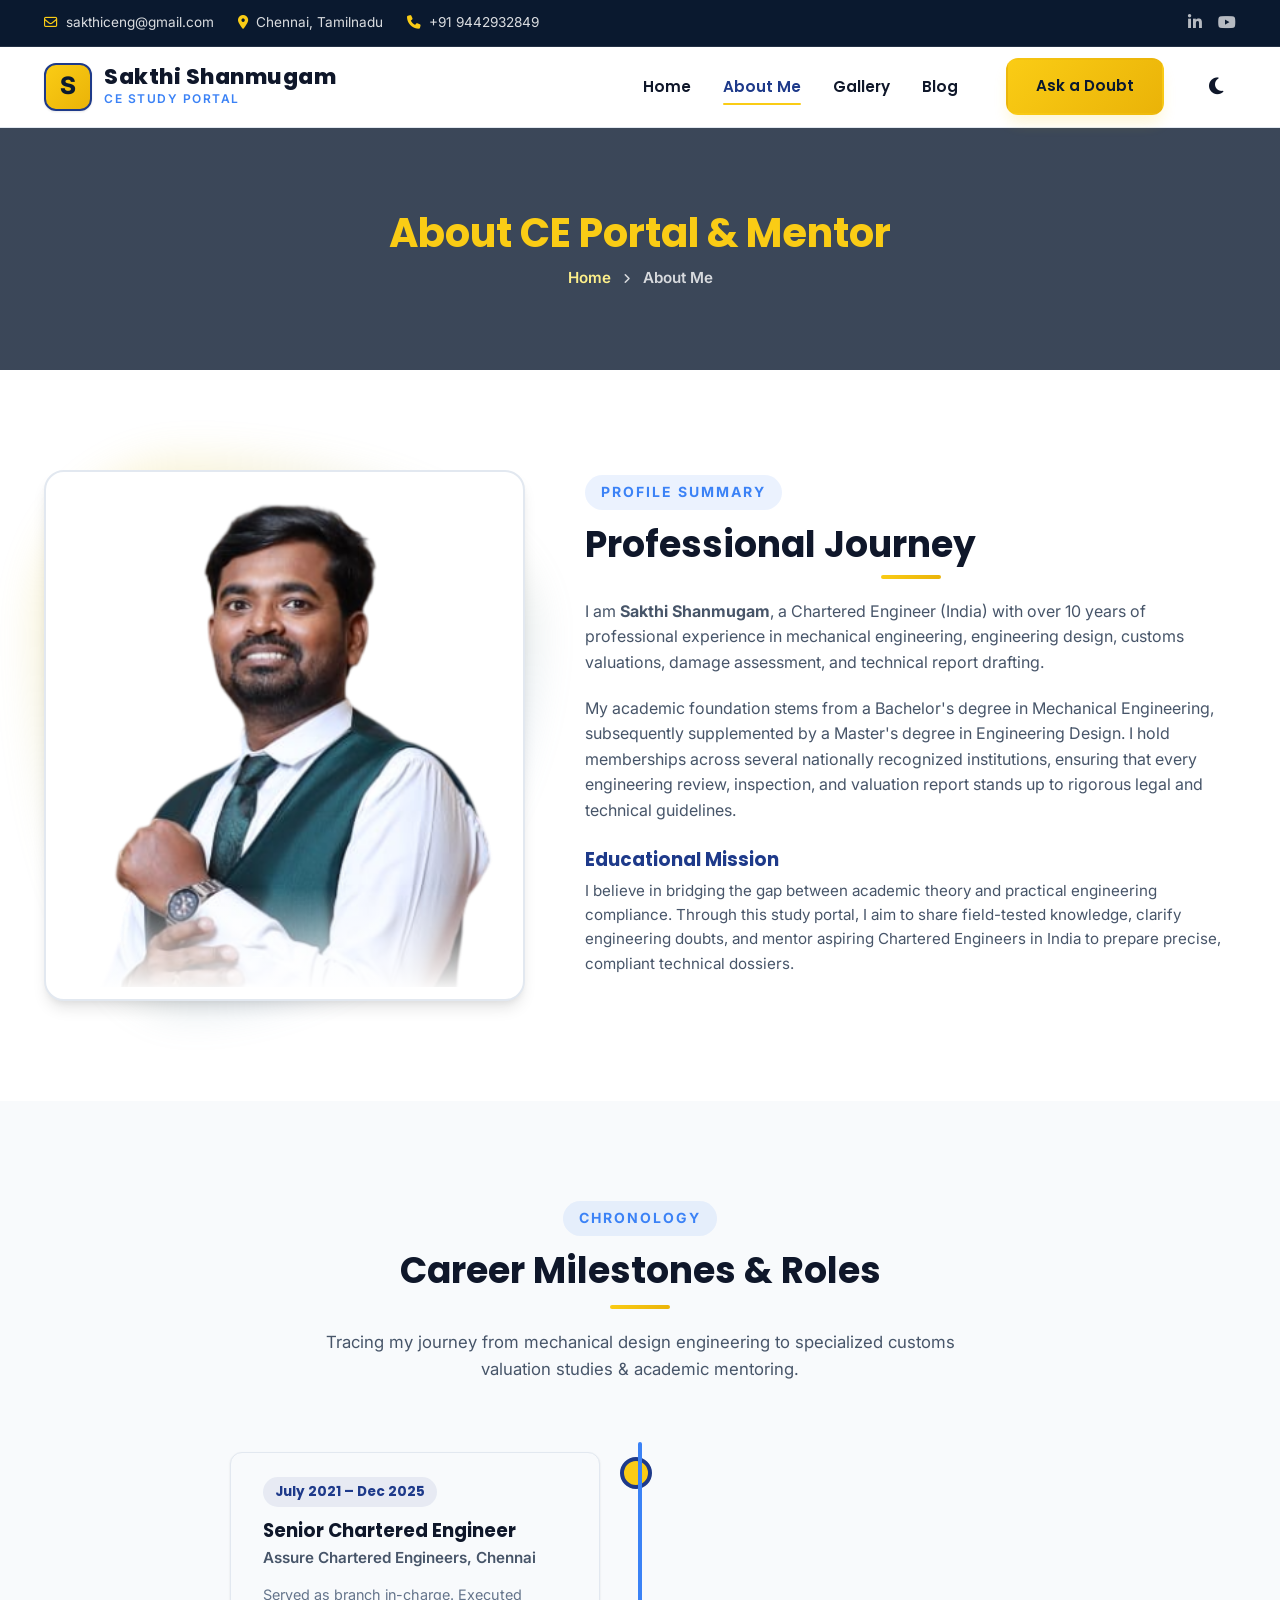
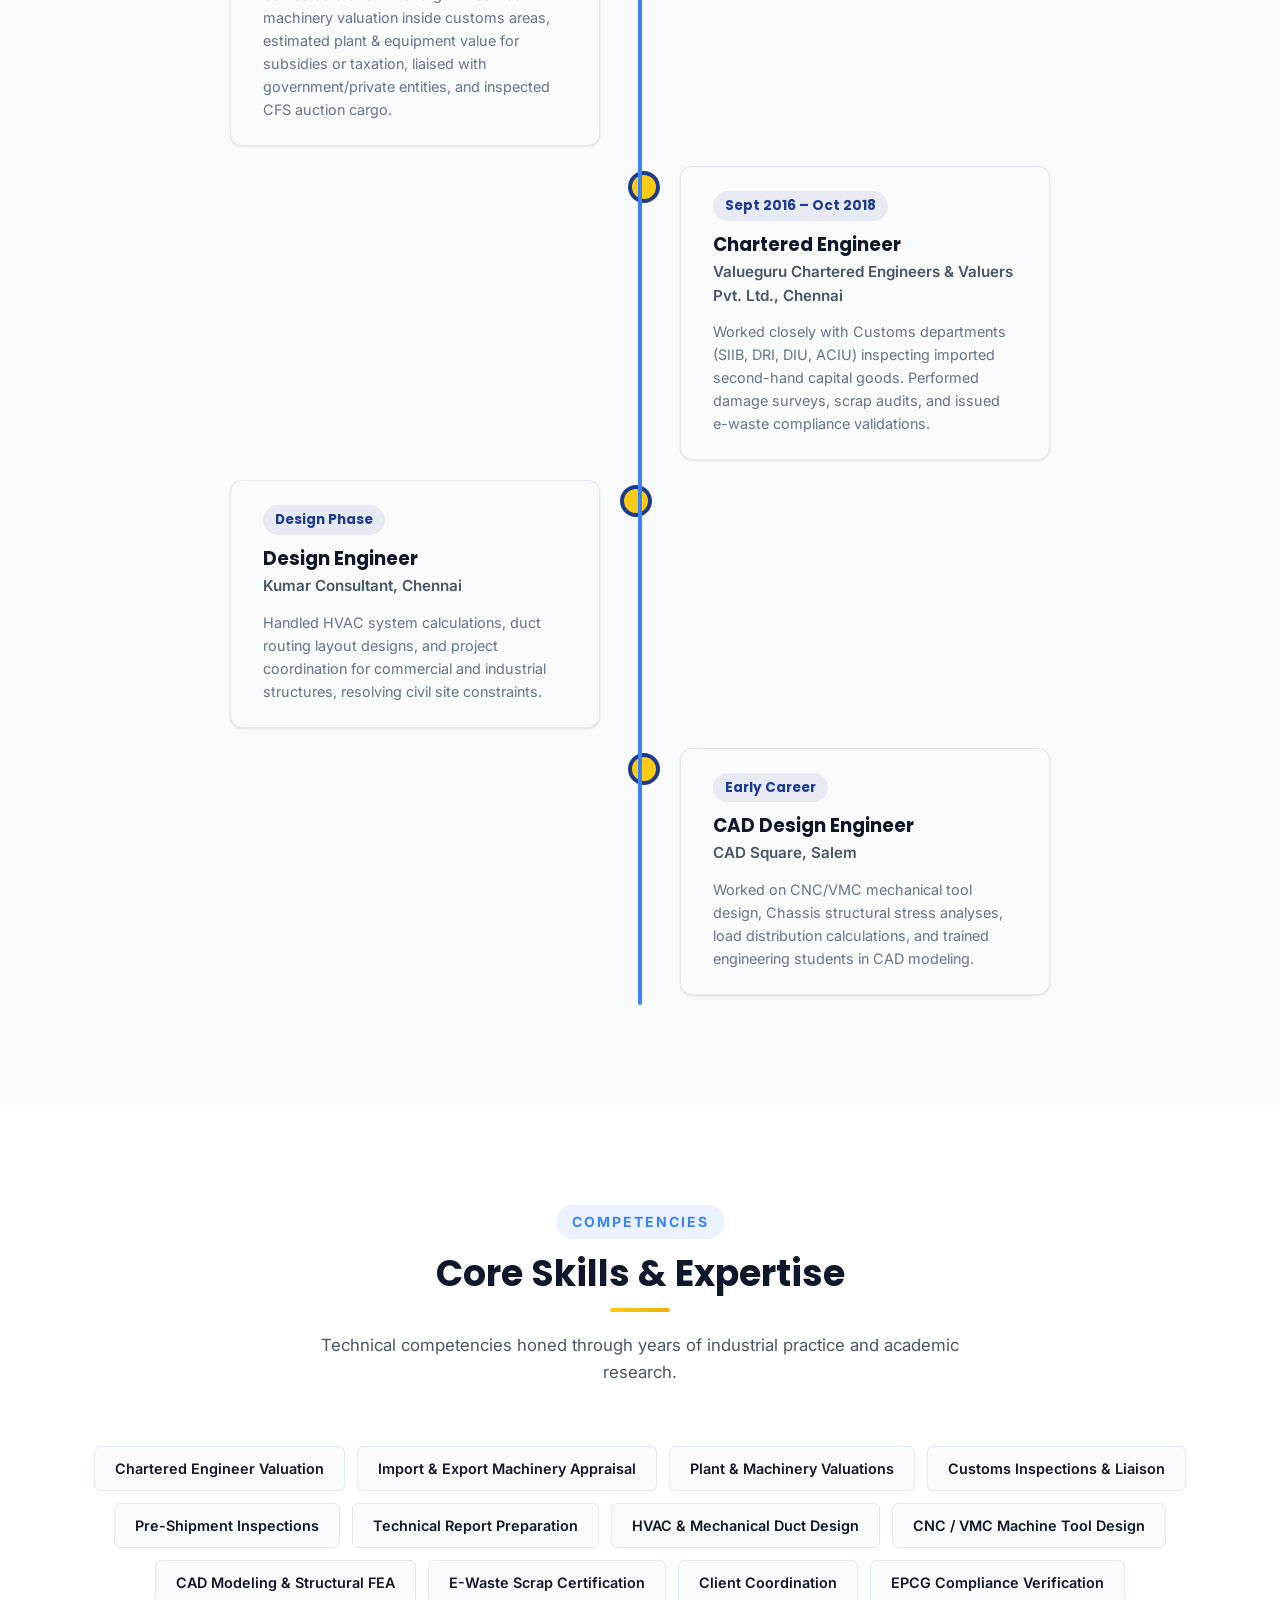
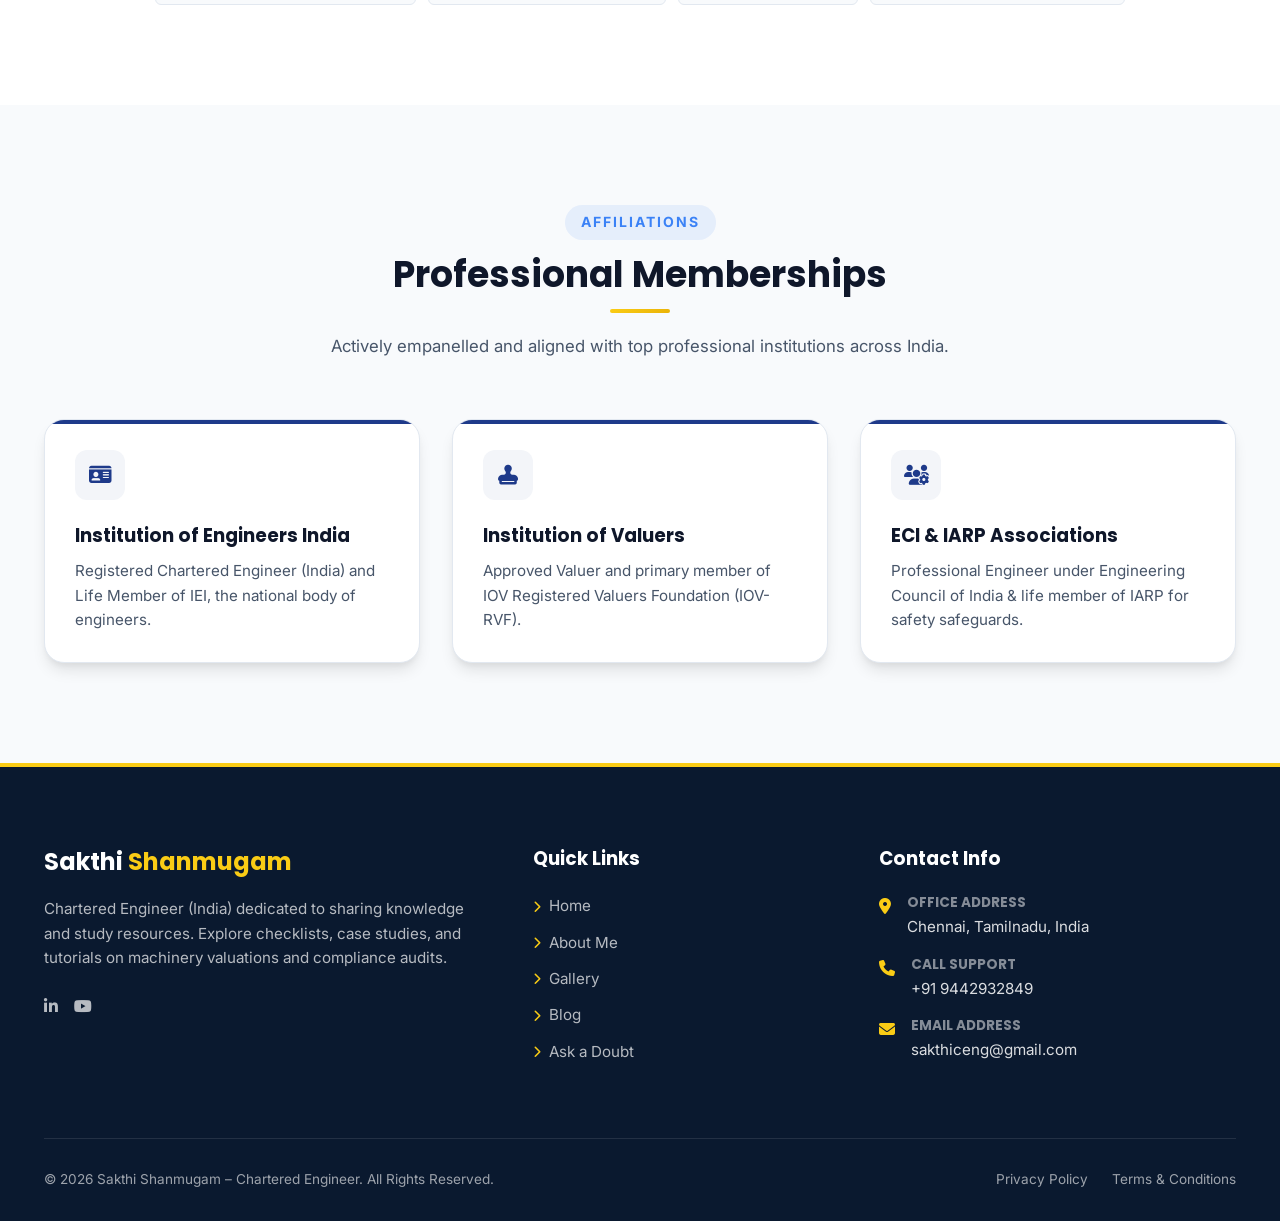
<file: about.html>
<!DOCTYPE html>
<html lang="en">
<head>
    <meta charset="UTF-8">
    <meta name="viewport" content="width=device-width, initial-scale=1.0">
    <title>About Me - Sakthi Shanmugam | Chartered Engineer in Chennai</title>
    
    <!-- SEO Meta Tags -->
    <meta name="description" content="Learn more about Sakthi Shanmugam, a certified Chartered Engineer (India) in Chennai with over 10 years of experience in Mechanical Engineering, HVAC Design, and Machinery Valuations.">
    <meta name="keywords" content="Sakthi Shanmugam, Chartered Engineer Chennai, Valueguru Engineers, Assure Chartered Engineers, Machinery Valuation Profile">
    
    <!-- Google Fonts -->
    <link rel="preconnect" href="https://fonts.googleapis.com">
    <link rel="preconnect" href="https://fonts.gstatic.com" crossorigin>
    <link href="https://fonts.googleapis.com/css2?family=Inter:wght@300;400;500;600;700&family=Poppins:wght@400;500;600;700;800&display=swap" rel="stylesheet">
    
    <!-- Preload Main Profile Image to improve page load speed -->
    <link rel="preload" as="image" href="about-profile.png">
    
    <!-- FontAwesome -->
    <link rel="stylesheet" href="https://cdnjs.cloudflare.com/ajax/libs/font-awesome/6.4.0/css/all.min.css">
    
    <!-- Custom CSS -->
    <link rel="stylesheet" href="styles.css">    
    <!-- Theme Initializer (Prevents theme flashing on load) -->
    <script>
        (function() {
            const storedTheme = localStorage.getItem('theme') || (window.matchMedia('(prefers-color-scheme: dark)').matches ? 'dark' : 'light');
            document.documentElement.setAttribute('data-theme', storedTheme);
        })();
    </script>
</head>
<body>

    <!-- Header Top Info Bar -->
    <header class="header-top">
        <div class="container">
            <div class="top-info">
                <div class="top-info-item">
                    <i class="fa-regular fa-envelope"></i>
                    <a href="mailto:sakthiceng@gmail.com">sakthiceng@gmail.com</a>
                </div>
                <div class="top-info-item">
                    <i class="fa-solid fa-location-dot"></i>
                    <span>Chennai, Tamilnadu</span>
                </div>
                <div class="top-info-item">
                    <i class="fa-solid fa-phone"></i>
                    <a href="tel:+919442932849">+91 9442932849</a>
                </div>
            </div>
            <div class="top-social">
                <a href="#" class="top-social-link" aria-label="LinkedIn"><i class="fa-brands fa-linkedin-in"></i></a>
                <a href="#" class="top-social-link" aria-label="YouTube"><i class="fa-brands fa-youtube"></i></a>
            </div>
        </div>
    </header>

    <!-- Main Navigation Bar -->
    <nav class="navbar" id="navbar">
        <div class="container">
            <a href="index.html" class="logo">
                <div class="logo-icon-box">S</div>
                <div class="logo-text-group">
                    <span class="logo-text">Sakthi Shanmugam</span>
                    <span class="logo-sub">CE Study Portal</span>
                </div>
            </a>
            
            <ul class="nav-menu">
                <li><a href="index.html" class="nav-link">Home</a></li>
                <li><a href="about.html" class="nav-link active">About Me</a></li>
                <li><a href="gallery.html" class="nav-link">Gallery</a></li>
                <li><a href="blog.html" class="nav-link">Blog</a></li>
                <li class="nav-cta"><a href="contact.html" class="btn btn-accent">Ask a Doubt</a></li>
                <li>
                    <button class="theme-toggle-btn" aria-label="Toggle Theme">
                        <i class="fa-solid fa-moon"></i>
                    </button>
                </li>
            </ul>
            
            <button class="mobile-toggle" aria-label="Toggle Menu">
                <i class="fa-solid fa-bars"></i>
            </button>
        </div>
    </nav>

    <!-- Drawer Backdrop for Mobile Drawer Menu -->
    <div class="drawer-backdrop"></div>

    <!-- Mobile Drawer Menu Navigation -->
    <div class="mobile-nav-drawer">
        <div class="drawer-header">
            <div class="logo">
                <div class="logo-icon-box">S</div>
                <span class="logo-text">Sakthi</span>
            </div>
            <div style="display: flex; gap: 12px; align-items: center;">
                <button class="theme-toggle-btn" aria-label="Toggle Theme">
                    <i class="fa-solid fa-moon"></i>
                </button>
                <button class="drawer-close"><i class="fa-solid fa-xmark"></i></button>
            </div>
        </div>
        <ul class="mobile-menu-links">
            <li><a href="index.html" class="mobile-nav-link">Home</a></li>
            <li><a href="about.html" class="mobile-nav-link active">About Me</a></li>
            <li><a href="gallery.html" class="mobile-nav-link">Gallery</a></li>
            <li><a href="blog.html" class="mobile-nav-link">Blog</a></li>
        </ul>
        <div class="drawer-cta">
            <a href="contact.html" class="btn btn-accent" style="width: 100%;">Ask a Doubt</a>
        </div>
    </div>

    <!-- Inner Page Header Banner -->
    <div class="breadcumb-area" style="background-image: linear-gradient(rgba(10, 25, 47, 0.8), rgba(10, 25, 47, 0.8)), url('https://balamurugan.in/new/wp-content/uploads/2026/04/Banner.png'); padding: 80px 0; background-size: cover; background-position: center; text-align: center; color: var(--color-bg-white);">
        <div class="container">
            <h2 style="font-size: 2.5rem; font-family: var(--font-heading); margin-bottom: 8px; color: var(--color-accent);">About CE Portal & Mentor</h2>
            <div class="breadcumb-inner" style="font-size: 0.95rem; font-weight: 600; color: rgba(255, 255, 255, 0.8);">
                <a href="index.html" style="color: var(--color-accent-light);">Home</a>
                <i class="fa-solid fa-angle-right" style="margin: 0 8px; font-size: 0.75rem;"></i>
                <span>About Me</span>
            </div>
        </div>
    </div>

    <!-- Detailed Intro Profile Section -->
    <section class="section">
        <div class="container">
            <div class="about-intro-grid">
                <div class="about-image-wrapper reveal">
                    <div class="about-image-bg-glow"></div>
                    <div class="about-intro-image-frame">
                    <img src="about-profile.png" alt="Sakthi Shanmugam profile picture" fetchpriority="high" decoding="sync">
                    </div>
                </div>
                <div class="about-intro-content reveal reveal-delay-2">
                    <span class="section-subtitle">Profile Summary</span>
                    <h2 class="section-title" style="text-align: left; margin-left: 0; padding-bottom: 12px;">Professional Journey</h2>
                    <p>I am <strong>Sakthi Shanmugam</strong>, a Chartered Engineer (India) with over 10 years of professional experience in mechanical engineering, engineering design, customs valuations, damage assessment, and technical report drafting.</p>
                    <p>My academic foundation stems from a Bachelor's degree in Mechanical Engineering, subsequently supplemented by a Master's degree in Engineering Design. I hold memberships across several nationally recognized institutions, ensuring that every engineering review, inspection, and valuation report stands up to rigorous legal and technical guidelines.</p>
                    
                    <div style="margin-top: 24px;">
                        <h4 style="font-size: 1.15rem; color: var(--color-primary); margin-bottom: 8px;">Educational Mission</h4>
                        <p style="font-size: 0.95rem; color: var(--color-text-muted);">I believe in bridging the gap between academic theory and practical engineering compliance. Through this study portal, I aim to share field-tested knowledge, clarify engineering doubts, and mentor aspiring Chartered Engineers in India to prepare precise, compliant technical dossiers.</p>
                    </div>
                </div>
            </div>
        </div>
    </section>

    <!-- Professional Career Timeline -->
    <section class="section section-bg-light">
        <div class="container">
            <div class="section-header reveal">
                <span class="section-subtitle">Chronology</span>
                <h2 class="section-title">Career Milestones & Roles</h2>
                <p class="section-desc">Tracing my journey from mechanical design engineering to specialized customs valuation studies & academic mentoring.</p>
            </div>

            <div class="timeline">
                <!-- Timeline Item 1 -->
                <div class="timeline-item timeline-left reveal">
                    <div class="timeline-content">
                        <span class="timeline-date">July 2021 – Dec 2025</span>
                        <h3 class="timeline-role">Senior Chartered Engineer</h3>
                        <div class="timeline-company">Assure Chartered Engineers, Chennai</div>
                        <p class="timeline-desc">Served as branch in-charge. Executed machinery valuation inside customs areas, estimated plant & equipment value for subsidies or taxation, liaised with government/private entities, and inspected CFS auction cargo.</p>
                    </div>
                </div>

                <!-- Timeline Item 2 -->
                <div class="timeline-item timeline-right reveal reveal-delay-1">
                    <div class="timeline-content">
                        <span class="timeline-date">Sept 2016 – Oct 2018</span>
                        <h3 class="timeline-role">Chartered Engineer</h3>
                        <div class="timeline-company">Valueguru Chartered Engineers & Valuers Pvt. Ltd., Chennai</div>
                        <p class="timeline-desc">Worked closely with Customs departments (SIIB, DRI, DIU, ACIU) inspecting imported second-hand capital goods. Performed damage surveys, scrap audits, and issued e-waste compliance validations.</p>
                    </div>
                </div>

                <!-- Timeline Item 3 -->
                <div class="timeline-item timeline-left reveal reveal-delay-2">
                    <div class="timeline-content">
                        <span class="timeline-date">Design Phase</span>
                        <h3 class="timeline-role">Design Engineer</h3>
                        <div class="timeline-company">Kumar Consultant, Chennai</div>
                        <p class="timeline-desc">Handled HVAC system calculations, duct routing layout designs, and project coordination for commercial and industrial structures, resolving civil site constraints.</p>
                    </div>
                </div>

                <!-- Timeline Item 4 -->
                <div class="timeline-item timeline-right reveal reveal-delay-3">
                    <div class="timeline-content">
                        <span class="timeline-date">Early Career</span>
                        <h3 class="timeline-role">CAD Design Engineer</h3>
                        <div class="timeline-company">CAD Square, Salem</div>
                        <p class="timeline-desc">Worked on CNC/VMC mechanical tool design, Chassis structural stress analyses, load distribution calculations, and trained engineering students in CAD modeling.</p>
                    </div>
                </div>
            </div>
        </div>
    </section>

    <!-- Core Skills & Competencies -->
    <section class="section">
        <div class="container">
            <div class="section-header reveal">
                <span class="section-subtitle">Competencies</span>
                <h2 class="section-title">Core Skills & Expertise</h2>
                <p class="section-desc">Technical competencies honed through years of industrial practice and academic research.</p>
            </div>
            
            <div class="skills-grid reveal reveal-delay-1">
                <span class="skill-tag">Chartered Engineer Valuation</span>
                <span class="skill-tag">Import & Export Machinery Appraisal</span>
                <span class="skill-tag">Plant & Machinery Valuations</span>
                <span class="skill-tag">Customs Inspections & Liaison</span>
                <span class="skill-tag">Pre-Shipment Inspections</span>
                <span class="skill-tag">Technical Report Preparation</span>
                <span class="skill-tag">HVAC & Mechanical Duct Design</span>
                <span class="skill-tag">CNC / VMC Machine Tool Design</span>
                <span class="skill-tag">CAD Modeling & Structural FEA</span>
                <span class="skill-tag">E-Waste Scrap Certification</span>
                <span class="skill-tag">Client Coordination</span>
                <span class="skill-tag">EPCG Compliance Verification</span>
            </div>
        </div>
    </section>

    <!-- Memberships Section -->
    <section class="section section-bg-light">
        <div class="container">
            <div class="section-header reveal">
                <span class="section-subtitle">Affiliations</span>
                <h2 class="section-title">Professional Memberships</h2>
                <p class="section-desc">Actively empanelled and aligned with top professional institutions across India.</p>
            </div>

            <!-- Features Grid reused for memberships -->
            <div class="features-grid" style="margin-top: 0;">
                <div class="feature-card reveal" style="padding: 30px;">
                    <div class="feature-icon-box" style="width: 50px; height: 50px; font-size: 1.25rem;"><i class="fa-solid fa-id-card"></i></div>
                    <h3 class="feature-title" style="font-size: 1.15rem;">Institution of Engineers India</h3>
                    <p class="feature-desc">Registered Chartered Engineer (India) and Life Member of IEI, the national body of engineers.</p>
                </div>
                <div class="feature-card reveal reveal-delay-1" style="padding: 30px;">
                    <div class="feature-icon-box" style="width: 50px; height: 50px; font-size: 1.25rem;"><i class="fa-solid fa-stamp"></i></div>
                    <h3 class="feature-title" style="font-size: 1.15rem;">Institution of Valuers</h3>
                    <p class="feature-desc">Approved Valuer and primary member of IOV Registered Valuers Foundation (IOV-RVF).</p>
                </div>
                <div class="feature-card reveal reveal-delay-2" style="padding: 30px;">
                    <div class="feature-icon-box" style="width: 50px; height: 50px; font-size: 1.25rem;"><i class="fa-solid fa-users-gear"></i></div>
                    <h3 class="feature-title" style="font-size: 1.15rem;">ECI & IARP Associations</h3>
                    <p class="feature-desc">Professional Engineer under Engineering Council of India & life member of IARP for safety safeguards.</p>
                </div>
            </div>
        </div>
    </section>

    <!-- Footer -->
    <footer class="footer">
        <div class="container">
            <div class="footer-grid">
                <div class="footer-brand">
                    <h3>Sakthi <span>Shanmugam</span></h3>
                    <p>Chartered Engineer (India) dedicated to sharing knowledge and study resources. Explore checklists, case studies, and tutorials on machinery valuations and compliance audits.</p>
                    <div class="top-social">
                        <a href="#" class="top-social-link" aria-label="LinkedIn"><i class="fa-brands fa-linkedin-in"></i></a>
                        <a href="#" class="top-social-link" aria-label="YouTube"><i class="fa-brands fa-youtube"></i></a>
                    </div>
                </div>
                <div>
                    <h4 style="font-size: 1.15rem; color: var(--color-bg-white); margin-bottom: 24px;">Quick Links</h4>
                    <ul class="footer-links-list">
                        <li class="footer-link-item"><a href="index.html"><i class="fa-solid fa-chevron-right"></i> Home</a></li>
                        <li class="footer-link-item"><a href="about.html"><i class="fa-solid fa-chevron-right"></i> About Me</a></li>
                        <li class="footer-link-item"><a href="gallery.html"><i class="fa-solid fa-chevron-right"></i> Gallery</a></li>
                        <li class="footer-link-item"><a href="blog.html"><i class="fa-solid fa-chevron-right"></i> Blog</a></li>
                        <li class="footer-link-item"><a href="contact.html"><i class="fa-solid fa-chevron-right"></i> Ask a Doubt</a></li>
                    </ul>
                </div>
                <div>
                    <h4 style="font-size: 1.15rem; color: var(--color-bg-white); margin-bottom: 24px;">Contact Info</h4>
                    <div class="footer-contact-item">
                        <i class="fa-solid fa-location-dot"></i>
                        <div class="footer-contact-details">
                            <h5>Office Address</h5>
                            <p>Chennai, Tamilnadu, India</p>
                        </div>
                    </div>
                    <div class="footer-contact-item">
                        <i class="fa-solid fa-phone"></i>
                        <div class="footer-contact-details">
                            <h5>Call Support</h5>
                            <p>+91 9442932849</p>
                        </div>
                    </div>
                    <div class="footer-contact-item">
                        <i class="fa-solid fa-envelope"></i>
                        <div class="footer-contact-details">
                            <h5>Email Address</h5>
                            <p>sakthiceng@gmail.com</p>
                        </div>
                    </div>
                </div>
            </div>
            
            <div class="footer-bottom">
                <p>&copy; 2026 Sakthi Shanmugam – Chartered Engineer. All Rights Reserved.</p>
                <ul class="footer-bottom-links">
                    <li><a href="#">Privacy Policy</a></li>
                    <li><a href="#">Terms & Conditions</a></li>
                </ul>
            </div>
        </div>
    </footer>

    <!-- Script File -->
    <script src="script.js"></script>
</body>
</html>
</file>
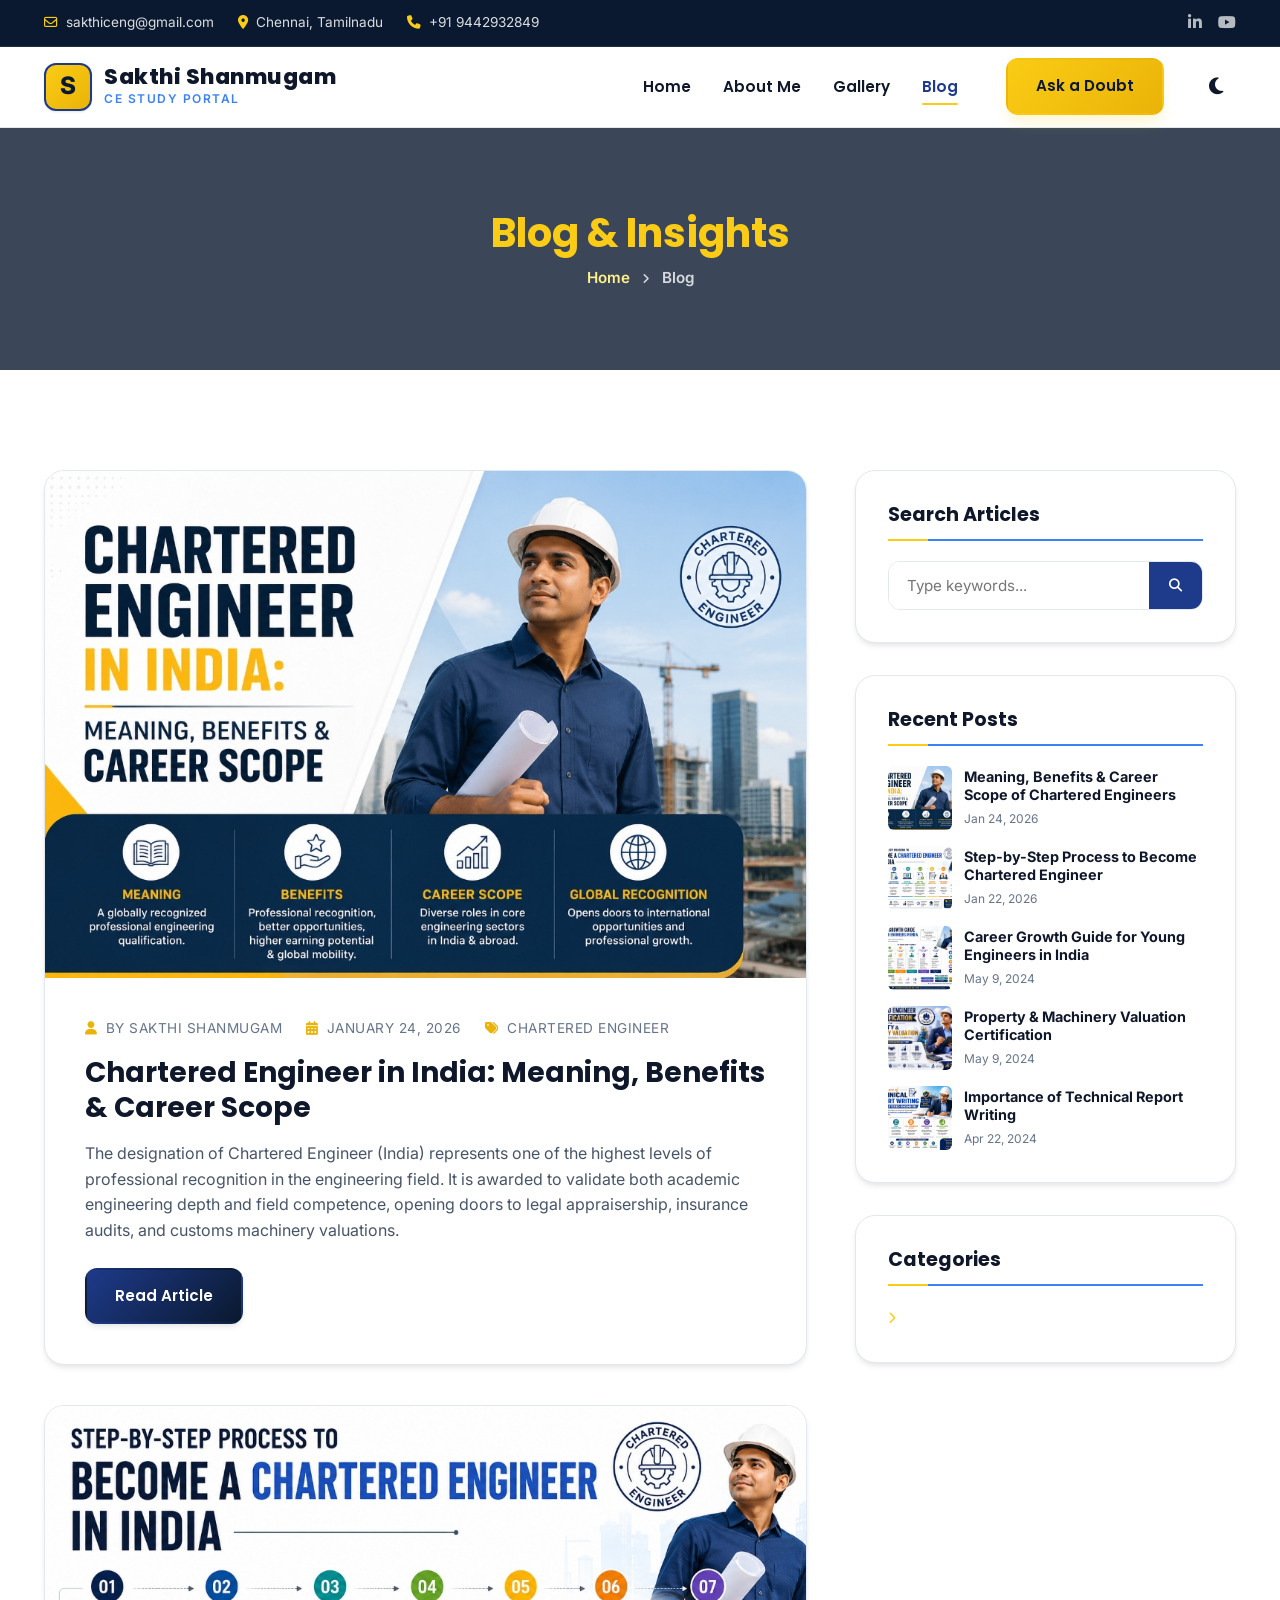
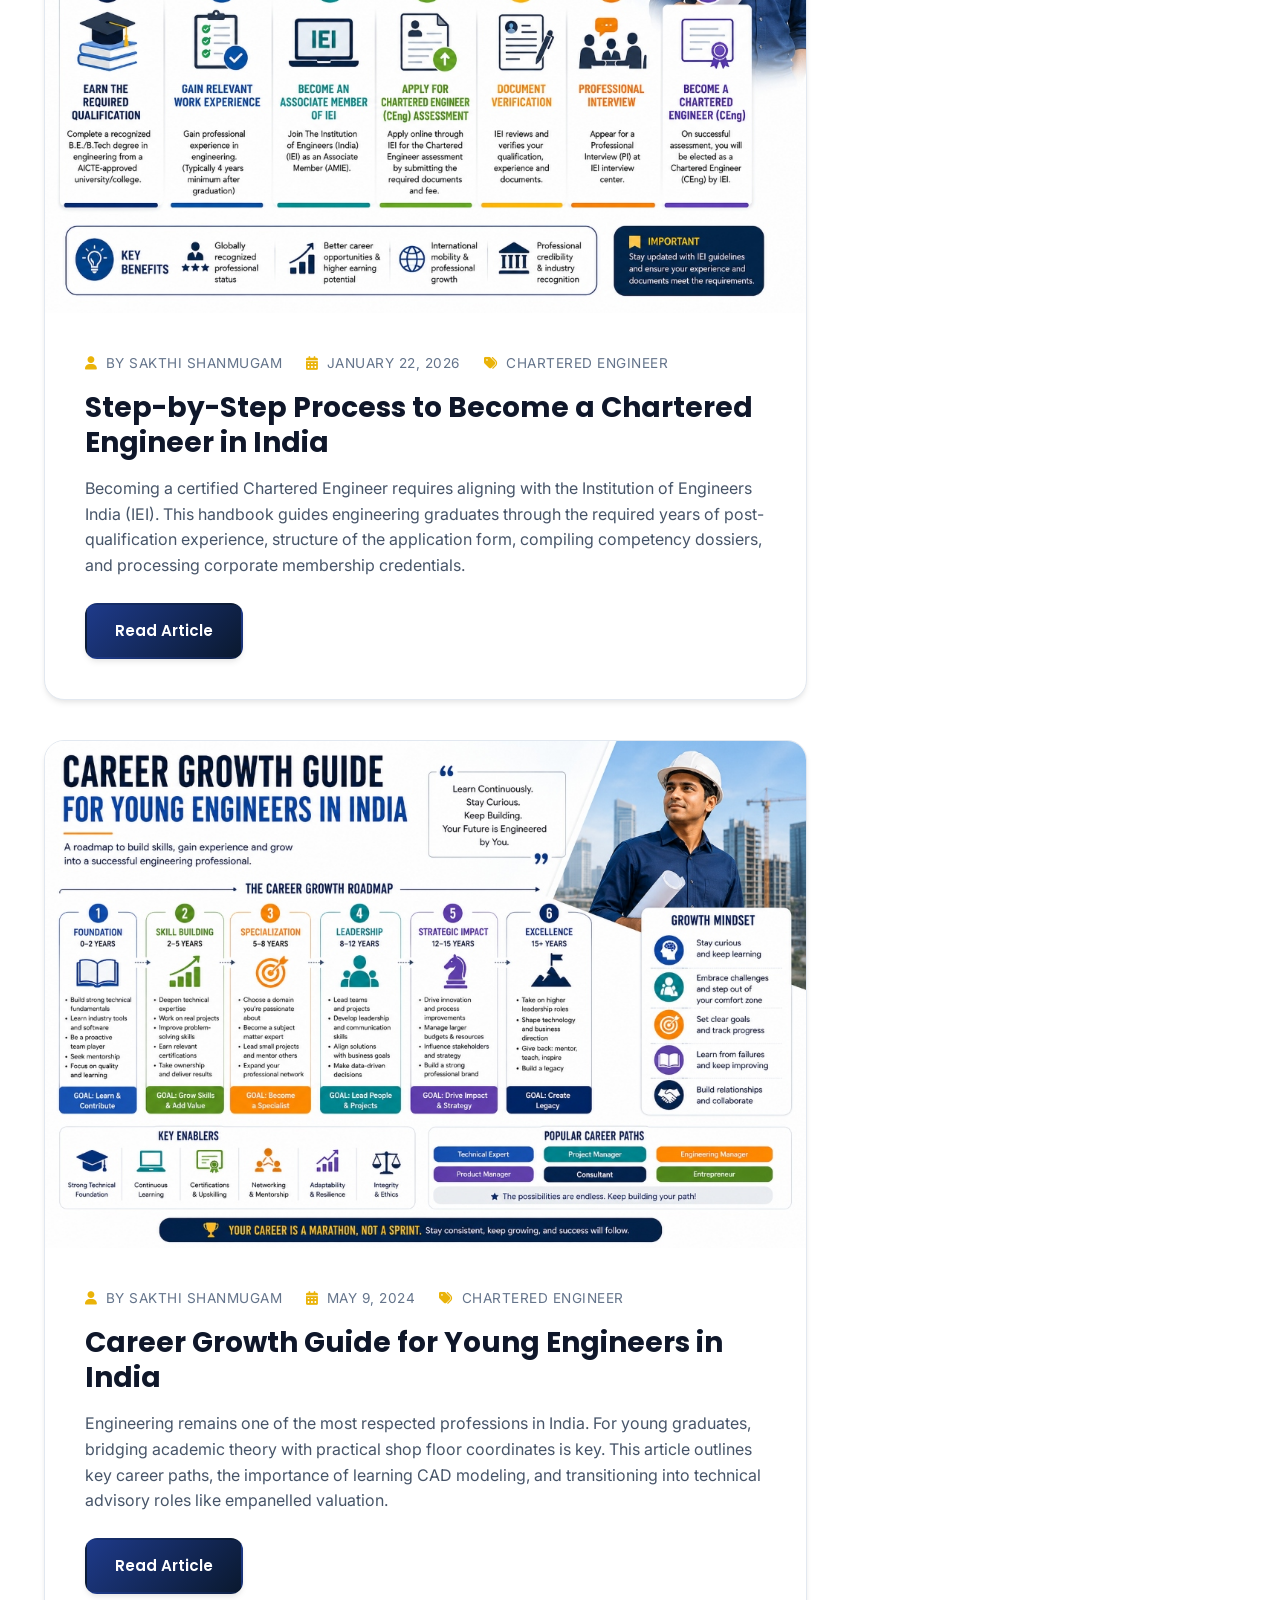
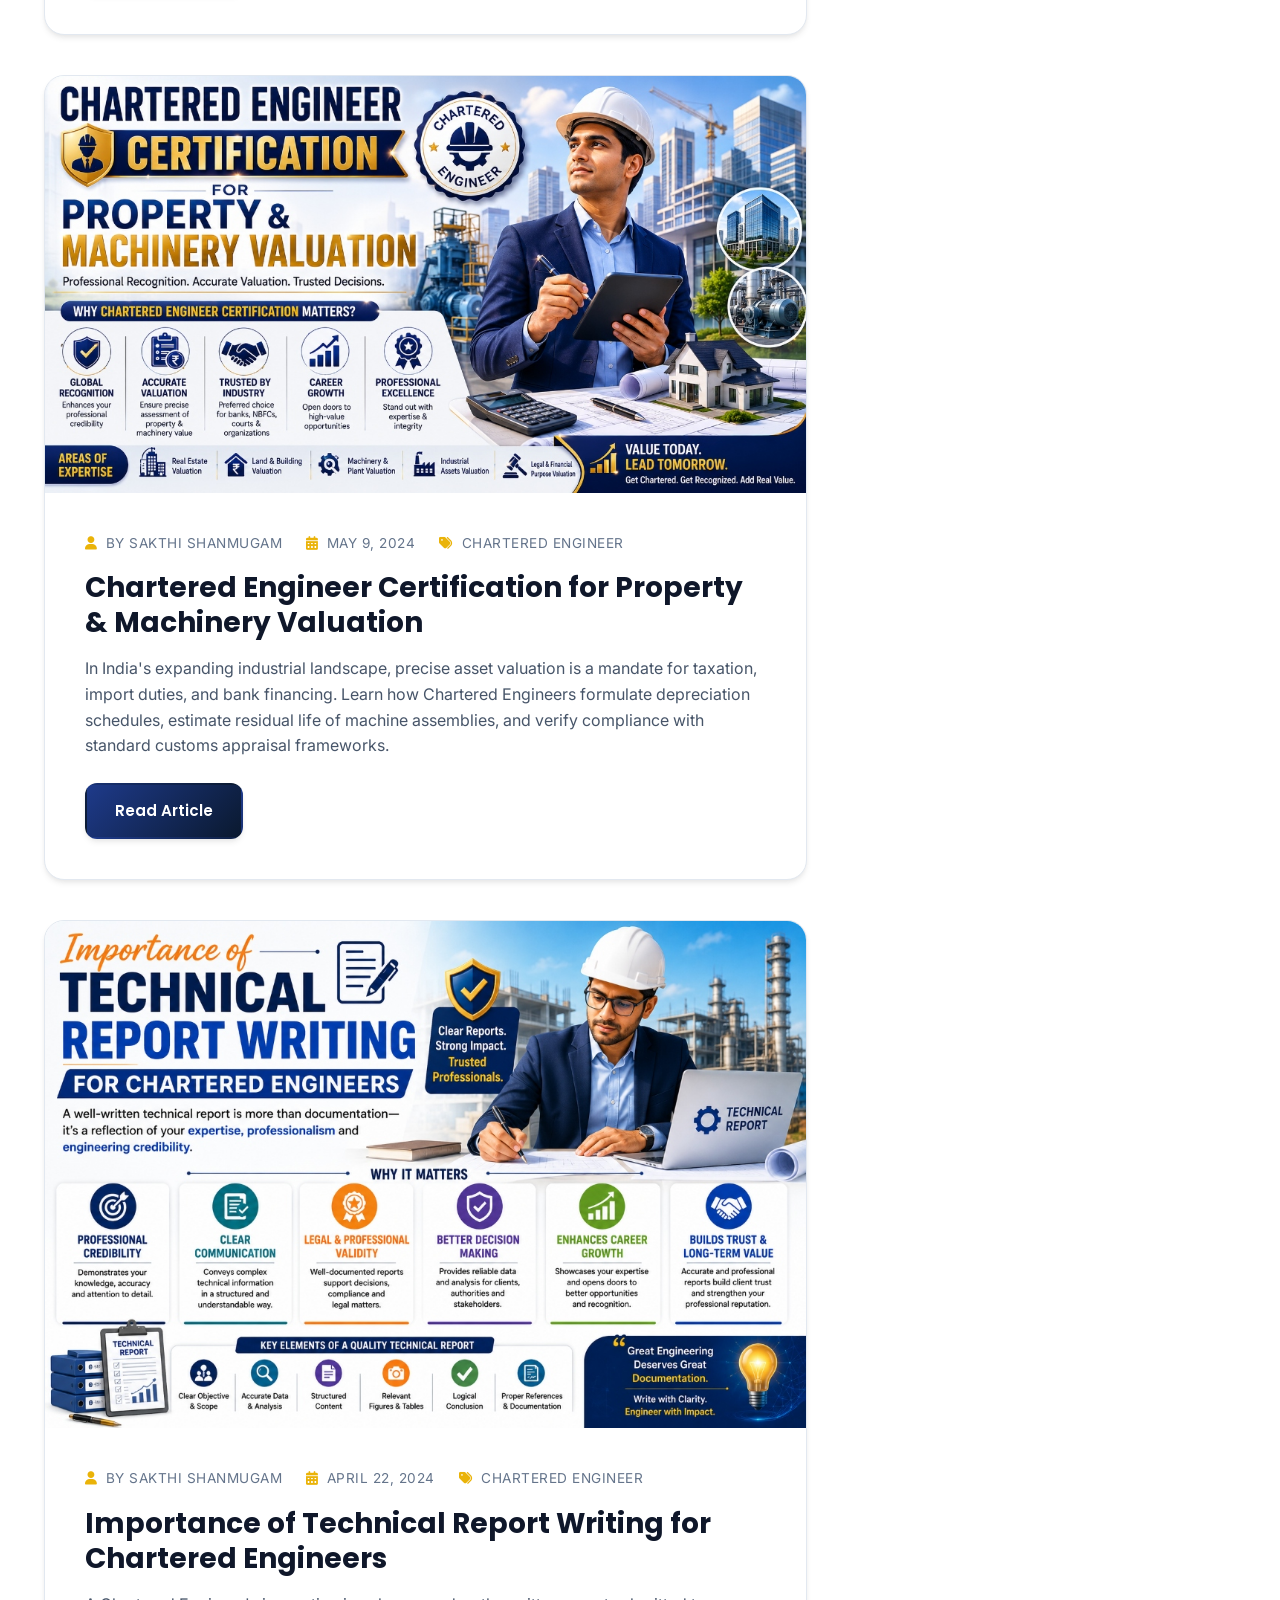
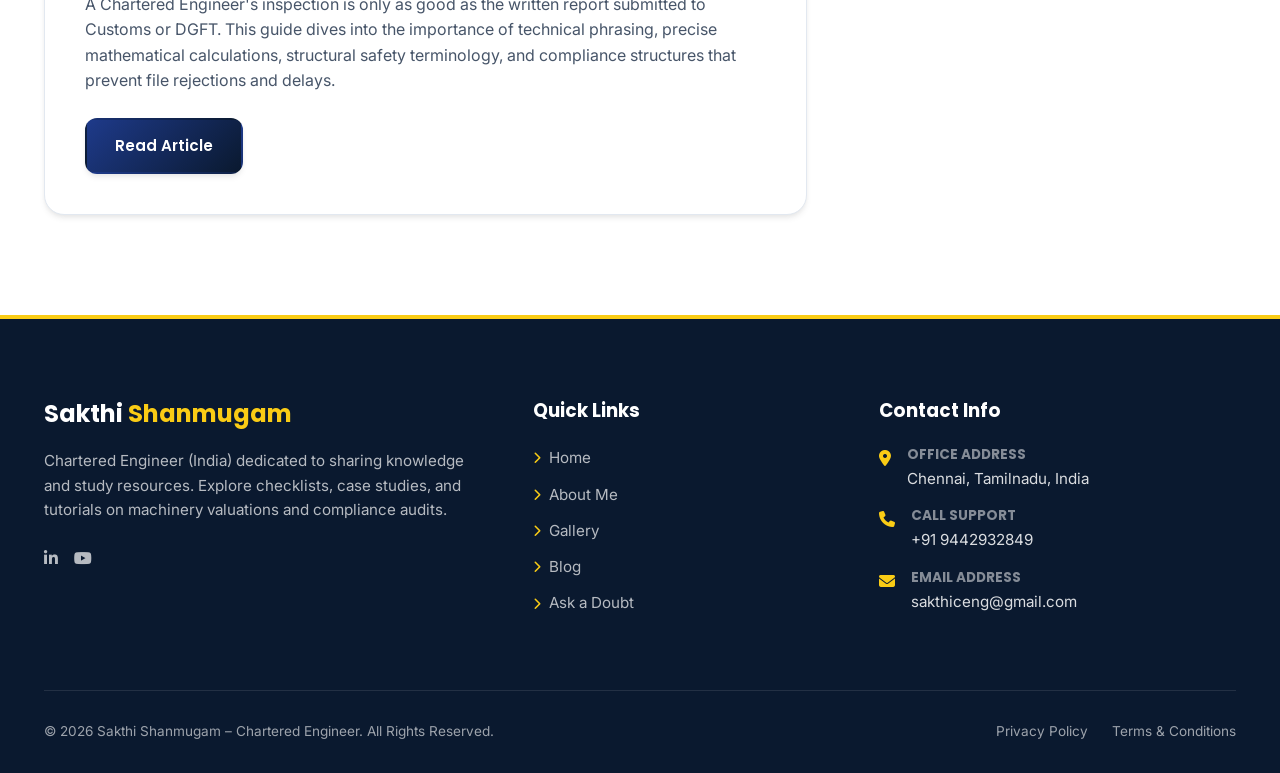
<file: blog.html>
<!DOCTYPE html>
<html lang="en">
<head>
    <meta charset="UTF-8">
    <meta name="viewport" content="width=device-width, initial-scale=1.0">
    <title>Blog - Sakthi Shanmugam | Chartered Engineer in Chennai</title>
    
    <!-- SEO Meta Tags -->
    <meta name="description" content="Read our latest blog articles about mechanical engineering guidelines, machinery valuation practices, and Chartered Engineer certification requirements in India.">
    <meta name="keywords" content="Chartered Engineer Blog, Machinery Valuation Guidelines, Customs Valuation Chennai, Technical Report writing">
    
    <!-- Google Fonts -->
    <link rel="preconnect" href="https://fonts.googleapis.com">
    <link rel="preconnect" href="https://fonts.gstatic.com" crossorigin>
    <link href="https://fonts.googleapis.com/css2?family=Inter:wght@300;400;500;600;700&family=Poppins:wght@400;500;600;700;800&display=swap" rel="stylesheet">
    
    <!-- FontAwesome -->
    <link rel="stylesheet" href="https://cdnjs.cloudflare.com/ajax/libs/font-awesome/6.4.0/css/all.min.css">
    
    <!-- Custom CSS -->
    <link rel="stylesheet" href="styles.css">    
    <!-- Theme Initializer (Prevents theme flashing on load) -->
    <script>
        (function() {
            const storedTheme = localStorage.getItem('theme') || (window.matchMedia('(prefers-color-scheme: dark)').matches ? 'dark' : 'light');
            document.documentElement.setAttribute('data-theme', storedTheme);
        })();
    </script>
</head>
<body>

    <!-- Header Top Info Bar -->
    <header class="header-top">
        <div class="container">
            <div class="top-info">
                <div class="top-info-item">
                    <i class="fa-regular fa-envelope"></i>
                    <a href="mailto:sakthiceng@gmail.com">sakthiceng@gmail.com</a>
                </div>
                <div class="top-info-item">
                    <i class="fa-solid fa-location-dot"></i>
                    <span>Chennai, Tamilnadu</span>
                </div>
                <div class="top-info-item">
                    <i class="fa-solid fa-phone"></i>
                    <a href="tel:+919442932849">+91 9442932849</a>
                </div>
            </div>
            <div class="top-social">
                <a href="#" class="top-social-link" aria-label="LinkedIn"><i class="fa-brands fa-linkedin-in"></i></a>
                <a href="#" class="top-social-link" aria-label="YouTube"><i class="fa-brands fa-youtube"></i></a>
            </div>
        </div>
    </header>

    <!-- Main Navigation Bar -->
    <nav class="navbar" id="navbar">
        <div class="container">
            <a href="index.html" class="logo">
                <div class="logo-icon-box">S</div>
                <div class="logo-text-group">
                    <span class="logo-text">Sakthi Shanmugam</span>
                    <span class="logo-sub">CE Study Portal</span>
                </div>
            </a>
            
            <ul class="nav-menu">
                <li><a href="index.html" class="nav-link">Home</a></li>
                <li><a href="about.html" class="nav-link">About Me</a></li>
                <li><a href="gallery.html" class="nav-link">Gallery</a></li>
                <li><a href="blog.html" class="nav-link active">Blog</a></li>
                <li class="nav-cta"><a href="contact.html" class="btn btn-accent">Ask a Doubt</a></li>
                <li>
                    <button class="theme-toggle-btn" aria-label="Toggle Theme">
                        <i class="fa-solid fa-moon"></i>
                    </button>
                </li>
            </ul>
            
            <button class="mobile-toggle" aria-label="Toggle Menu">
                <i class="fa-solid fa-bars"></i>
            </button>
        </div>
    </nav>

    <!-- Drawer Backdrop for Mobile Drawer Menu -->
    <div class="drawer-backdrop"></div>

    <!-- Mobile Drawer Menu Navigation -->
    <div class="mobile-nav-drawer">
        <div class="drawer-header">
            <div class="logo">
                <div class="logo-icon-box">S</div>
                <span class="logo-text">Sakthi</span>
            </div>
            <div style="display: flex; gap: 12px; align-items: center;">
                <button class="theme-toggle-btn" aria-label="Toggle Theme">
                    <i class="fa-solid fa-moon"></i>
                </button>
                <button class="drawer-close"><i class="fa-solid fa-xmark"></i></button>
            </div>
        </div>
        <ul class="mobile-menu-links">
            <li><a href="index.html" class="mobile-nav-link">Home</a></li>
            <li><a href="about.html" class="mobile-nav-link">About Me</a></li>
            <li><a href="gallery.html" class="mobile-nav-link">Gallery</a></li>
            <li><a href="blog.html" class="mobile-nav-link active">Blog</a></li>
        </ul>
        <div class="drawer-cta">
            <a href="contact.html" class="btn btn-accent" style="width: 100%;">Ask a Doubt</a>
        </div>
    </div>

    <!-- Inner Page Header Banner -->
    <div class="breadcumb-area" style="background-image: linear-gradient(rgba(10, 25, 47, 0.8), rgba(10, 25, 47, 0.8)), url('https://balamurugan.in/new/wp-content/uploads/2026/04/Banner.png'); padding: 80px 0; background-size: cover; background-position: center; text-align: center; color: var(--color-bg-white);">
        <div class="container">
            <h2 style="font-size: 2.5rem; font-family: var(--font-heading); margin-bottom: 8px; color: var(--color-accent);">Blog & Insights</h2>
            <div class="breadcumb-inner" style="font-size: 0.95rem; font-weight: 600; color: rgba(255, 255, 255, 0.8);">
                <a href="index.html" style="color: var(--color-accent-light);">Home</a>
                <i class="fa-solid fa-angle-right" style="margin: 0 8px; font-size: 0.75rem;"></i>
                <span>Blog</span>
            </div>
        </div>
    </div>

    <!-- Blog Layout Section -->
    <section class="section">
        <div class="container">
            <div class="blog-layout">
                
                <!-- Left Column: Blog Posts List -->
                <div class="blog-posts-list">
                    
                    <!-- Blog Card 1 -->
                    <article class="blog-large-card reveal">
                        <div class="blog-large-image">
                            <img src="blog-chartered-engineer-in-india.jpg" alt="Chartered Engineer in India">
                        </div>
                        <div class="blog-large-body">
                            <div class="blog-meta">
                                <div class="blog-meta-item"><i class="fa-solid fa-user"></i> <span>by Sakthi Shanmugam</span></div>
                                <div class="blog-meta-item"><i class="fa-solid fa-calendar-days"></i> <span>January 24, 2026</span></div>
                                <div class="blog-meta-item"><i class="fa-solid fa-tags"></i> <span>Chartered Engineer</span></div>
                            </div>
                            <h3 class="blog-large-title"><a href="chartered-engineer-in-india.html">Chartered Engineer in India: Meaning, Benefits & Career Scope</a></h3>
                            <p class="blog-large-excerpt">The designation of Chartered Engineer (India) represents one of the highest levels of professional recognition in the engineering field. It is awarded to validate both academic engineering depth and field competence, opening doors to legal appraisership, insurance audits, and customs machinery valuations.</p>
                            <a href="chartered-engineer-in-india.html" class="btn btn-primary">Read Article</a>
                        </div>
                    </article>

                    <!-- Blog Card 2 -->
                    <article class="blog-large-card reveal">
                        <div class="blog-large-image">
                            <img src="blog-step-by-step-process.jpg" alt="Process to Become Chartered Engineer">
                        </div>
                        <div class="blog-large-body">
                            <div class="blog-meta">
                                <div class="blog-meta-item"><i class="fa-solid fa-user"></i> <span>by Sakthi Shanmugam</span></div>
                                <div class="blog-meta-item"><i class="fa-solid fa-calendar-days"></i> <span>January 22, 2026</span></div>
                                <div class="blog-meta-item"><i class="fa-solid fa-tags"></i> <span>Chartered Engineer</span></div>
                            </div>
                            <h3 class="blog-large-title"><a href="step-by-step-process-chartered-engineer-india.html">Step-by-Step Process to Become a Chartered Engineer in India</a></h3>
                            <p class="blog-large-excerpt">Becoming a certified Chartered Engineer requires aligning with the Institution of Engineers India (IEI). This handbook guides engineering graduates through the required years of post-qualification experience, structure of the application form, compiling competency dossiers, and processing corporate membership credentials.</p>
                            <a href="step-by-step-process-chartered-engineer-india.html" class="btn btn-primary">Read Article</a>
                        </div>
                    </article>

                    <!-- Blog Card 3 -->
                    <article class="blog-large-card reveal">
                        <div class="blog-large-image">
                            <img src="blog-career-growth-guide.jpg" alt="Career Growth Guide for Young Engineers">
                        </div>
                        <div class="blog-large-body">
                            <div class="blog-meta">
                                <div class="blog-meta-item"><i class="fa-solid fa-user"></i> <span>by Sakthi Shanmugam</span></div>
                                <div class="blog-meta-item"><i class="fa-solid fa-calendar-days"></i> <span>May 9, 2024</span></div>
                                <div class="blog-meta-item"><i class="fa-solid fa-tags"></i> <span>Chartered Engineer</span></div>
                            </div>
                            <h3 class="blog-large-title"><a href="career-growth-guide-young-engineers-india.html">Career Growth Guide for Young Engineers in India</a></h3>
                            <p class="blog-large-excerpt">Engineering remains one of the most respected professions in India. For young graduates, bridging academic theory with practical shop floor coordinates is key. This article outlines key career paths, the importance of learning CAD modeling, and transitioning into technical advisory roles like empanelled valuation.</p>
                            <a href="career-growth-guide-young-engineers-india.html" class="btn btn-primary">Read Article</a>
                        </div>
                    </article>

                    <!-- Blog Card 4 -->
                    <article class="blog-large-card reveal">
                        <div class="blog-large-image">
                            <img src="blog-machinery-valuation.jpg" alt="Chartered Engineer Certification for Valuation">
                        </div>
                        <div class="blog-large-body">
                            <div class="blog-meta">
                                <div class="blog-meta-item"><i class="fa-solid fa-user"></i> <span>by Sakthi Shanmugam</span></div>
                                <div class="blog-meta-item"><i class="fa-solid fa-calendar-days"></i> <span>May 9, 2024</span></div>
                                <div class="blog-meta-item"><i class="fa-solid fa-tags"></i> <span>Chartered Engineer</span></div>
                            </div>
                            <h3 class="blog-large-title"><a href="chartered-engineer-certification-property-machinery-valuation.html">Chartered Engineer Certification for Property & Machinery Valuation</a></h3>
                            <p class="blog-large-excerpt">In India's expanding industrial landscape, precise asset valuation is a mandate for taxation, import duties, and bank financing. Learn how Chartered Engineers formulate depreciation schedules, estimate residual life of machine assemblies, and verify compliance with standard customs appraisal frameworks.</p>
                            <a href="chartered-engineer-certification-property-machinery-valuation.html" class="btn btn-primary">Read Article</a>
                        </div>
                    </article>

                    <!-- Blog Card 5 -->
                    <article class="blog-large-card reveal">
                        <div class="blog-large-image">
                            <img src="blog-technical-report-writing.jpg" alt="Technical Report Writing">
                        </div>
                        <div class="blog-large-body">
                            <div class="blog-meta">
                                <div class="blog-meta-item"><i class="fa-solid fa-user"></i> <span>by Sakthi Shanmugam</span></div>
                                <div class="blog-meta-item"><i class="fa-solid fa-calendar-days"></i> <span>April 22, 2024</span></div>
                                <div class="blog-meta-item"><i class="fa-solid fa-tags"></i> <span>Chartered Engineer</span></div>
                            </div>
                            <h3 class="blog-large-title"><a href="technical-report-writing-chartered-engineers.html">Importance of Technical Report Writing for Chartered Engineers</a></h3>
                            <p class="blog-large-excerpt">A Chartered Engineer's inspection is only as good as the written report submitted to Customs or DGFT. This guide dives into the importance of technical phrasing, precise mathematical calculations, structural safety terminology, and compliance structures that prevent file rejections and delays.</p>
                            <a href="technical-report-writing-chartered-engineers.html" class="btn btn-primary">Read Article</a>
                        </div>
                    </article>

                </div>

                <!-- Right Column: Sidebar Widgets -->
                <aside class="sidebar">
                    
                    <!-- Search Widget -->
                    <div class="widget reveal">
                        <h4 class="widget-title">Search Articles</h4>
                        <form class="search-form" onsubmit="event.preventDefault(); alert('Search feature is disabled for static demo');">
                            <input type="text" class="search-input" placeholder="Type keywords...">
                            <button type="submit" class="search-btn"><i class="fa-solid fa-magnifying-glass"></i></button>
                        </form>
                    </div>

                    <!-- Recent Posts Widget -->
                    <div class="widget reveal reveal-delay-1">
                        <h4 class="widget-title">Recent Posts</h4>
                        <ul class="widget-posts-list">
                            <li class="widget-post-item">
                                <div class="widget-post-thumb"><img src="blog-chartered-engineer-in-india.jpg" alt="Post thumb"></div>
                                <div class="widget-post-content">
                                    <a href="chartered-engineer-in-india.html" class="widget-post-title">Meaning, Benefits & Career Scope of Chartered Engineers</a>
                                    <span class="widget-post-date">Jan 24, 2026</span>
                                </div>
                            </li>
                            <li class="widget-post-item">
                                <div class="widget-post-thumb"><img src="blog-step-by-step-process.jpg" alt="Post thumb"></div>
                                <div class="widget-post-content">
                                    <a href="step-by-step-process-chartered-engineer-india.html" class="widget-post-title">Step-by-Step Process to Become Chartered Engineer</a>
                                    <span class="widget-post-date">Jan 22, 2026</span>
                                </div>
                            </li>
                            <li class="widget-post-item">
                                <div class="widget-post-thumb"><img src="blog-career-growth-guide.jpg" alt="Post thumb"></div>
                                <div class="widget-post-content">
                                    <a href="career-growth-guide-young-engineers-india.html" class="widget-post-title">Career Growth Guide for Young Engineers in India</a>
                                    <span class="widget-post-date">May 9, 2024</span>
                                </div>
                            </li>
                            <li class="widget-post-item">
                                <div class="widget-post-thumb"><img src="blog-machinery-valuation.jpg" alt="Post thumb"></div>
                                <div class="widget-post-content">
                                    <a href="chartered-engineer-certification-property-machinery-valuation.html" class="widget-post-title">Property & Machinery Valuation Certification</a>
                                    <span class="widget-post-date">May 9, 2024</span>
                                </div>
                            </li>
                            <li class="widget-post-item">
                                <div class="widget-post-thumb"><img src="blog-technical-report-writing.jpg" alt="Post thumb"></div>
                                <div class="widget-post-content">
                                    <a href="technical-report-writing-chartered-engineers.html" class="widget-post-title">Importance of Technical Report Writing</a>
                                    <span class="widget-post-date">Apr 22, 2024</span>
                                </div>
                            </li>
                        </ul>
                    </div>

                    <!-- Category Widget -->
                    <div class="widget reveal reveal-delay-2">
                        <h4 class="widget-title">Categories</h4>
                        <ul class="footer-links-list" style="padding: 0;">
                            <li class="footer-link-item"><a href="blog.html"><i class="fa-solid fa-chevron-right"></i> Chartered Engineer (5)</a></li>
                        </ul>
                    </div>

                </aside>

            </div>
        </div>
    </section>

    <!-- Footer -->
    <footer class="footer">
        <div class="container">
            <div class="footer-grid">
                <div class="footer-brand">
                    <h3>Sakthi <span>Shanmugam</span></h3>
                    <p>Chartered Engineer (India) dedicated to sharing knowledge and study resources. Explore checklists, case studies, and tutorials on machinery valuations and compliance audits.</p>
                    <div class="top-social">
                        <a href="#" class="top-social-link" aria-label="LinkedIn"><i class="fa-brands fa-linkedin-in"></i></a>
                        <a href="#" class="top-social-link" aria-label="YouTube"><i class="fa-brands fa-youtube"></i></a>
                    </div>
                </div>
                <div>
                    <h4 style="font-size: 1.15rem; color: var(--color-bg-white); margin-bottom: 24px;">Quick Links</h4>
                    <ul class="footer-links-list">
                        <li class="footer-link-item"><a href="index.html"><i class="fa-solid fa-chevron-right"></i> Home</a></li>
                        <li class="footer-link-item"><a href="about.html"><i class="fa-solid fa-chevron-right"></i> About Me</a></li>
                        <li class="footer-link-item"><a href="gallery.html"><i class="fa-solid fa-chevron-right"></i> Gallery</a></li>
                        <li class="footer-link-item"><a href="blog.html"><i class="fa-solid fa-chevron-right"></i> Blog</a></li>
                        <li class="footer-link-item"><a href="contact.html"><i class="fa-solid fa-chevron-right"></i> Ask a Doubt</a></li>
                    </ul>
                </div>
                <div>
                    <h4 style="font-size: 1.15rem; color: var(--color-bg-white); margin-bottom: 24px;">Contact Info</h4>
                    <div class="footer-contact-item">
                        <i class="fa-solid fa-location-dot"></i>
                        <div class="footer-contact-details">
                            <h5>Office Address</h5>
                            <p>Chennai, Tamilnadu, India</p>
                        </div>
                    </div>
                    <div class="footer-contact-item">
                        <i class="fa-solid fa-phone"></i>
                        <div class="footer-contact-details">
                            <h5>Call Support</h5>
                            <p>+91 9442932849</p>
                        </div>
                    </div>
                    <div class="footer-contact-item">
                        <i class="fa-solid fa-envelope"></i>
                        <div class="footer-contact-details">
                            <h5>Email Address</h5>
                            <p>sakthiceng@gmail.com</p>
                        </div>
                    </div>
                </div>
            </div>
            
            <div class="footer-bottom">
                <p>&copy; 2026 Sakthi Shanmugam – Chartered Engineer. All Rights Reserved.</p>
                <ul class="footer-bottom-links">
                    <li><a href="#">Privacy Policy</a></li>
                    <li><a href="#">Terms & Conditions</a></li>
                </ul>
            </div>
        </div>
    </footer>

    <!-- Script File -->
    <script src="script.js"></script>
</body>
</html>
</file>
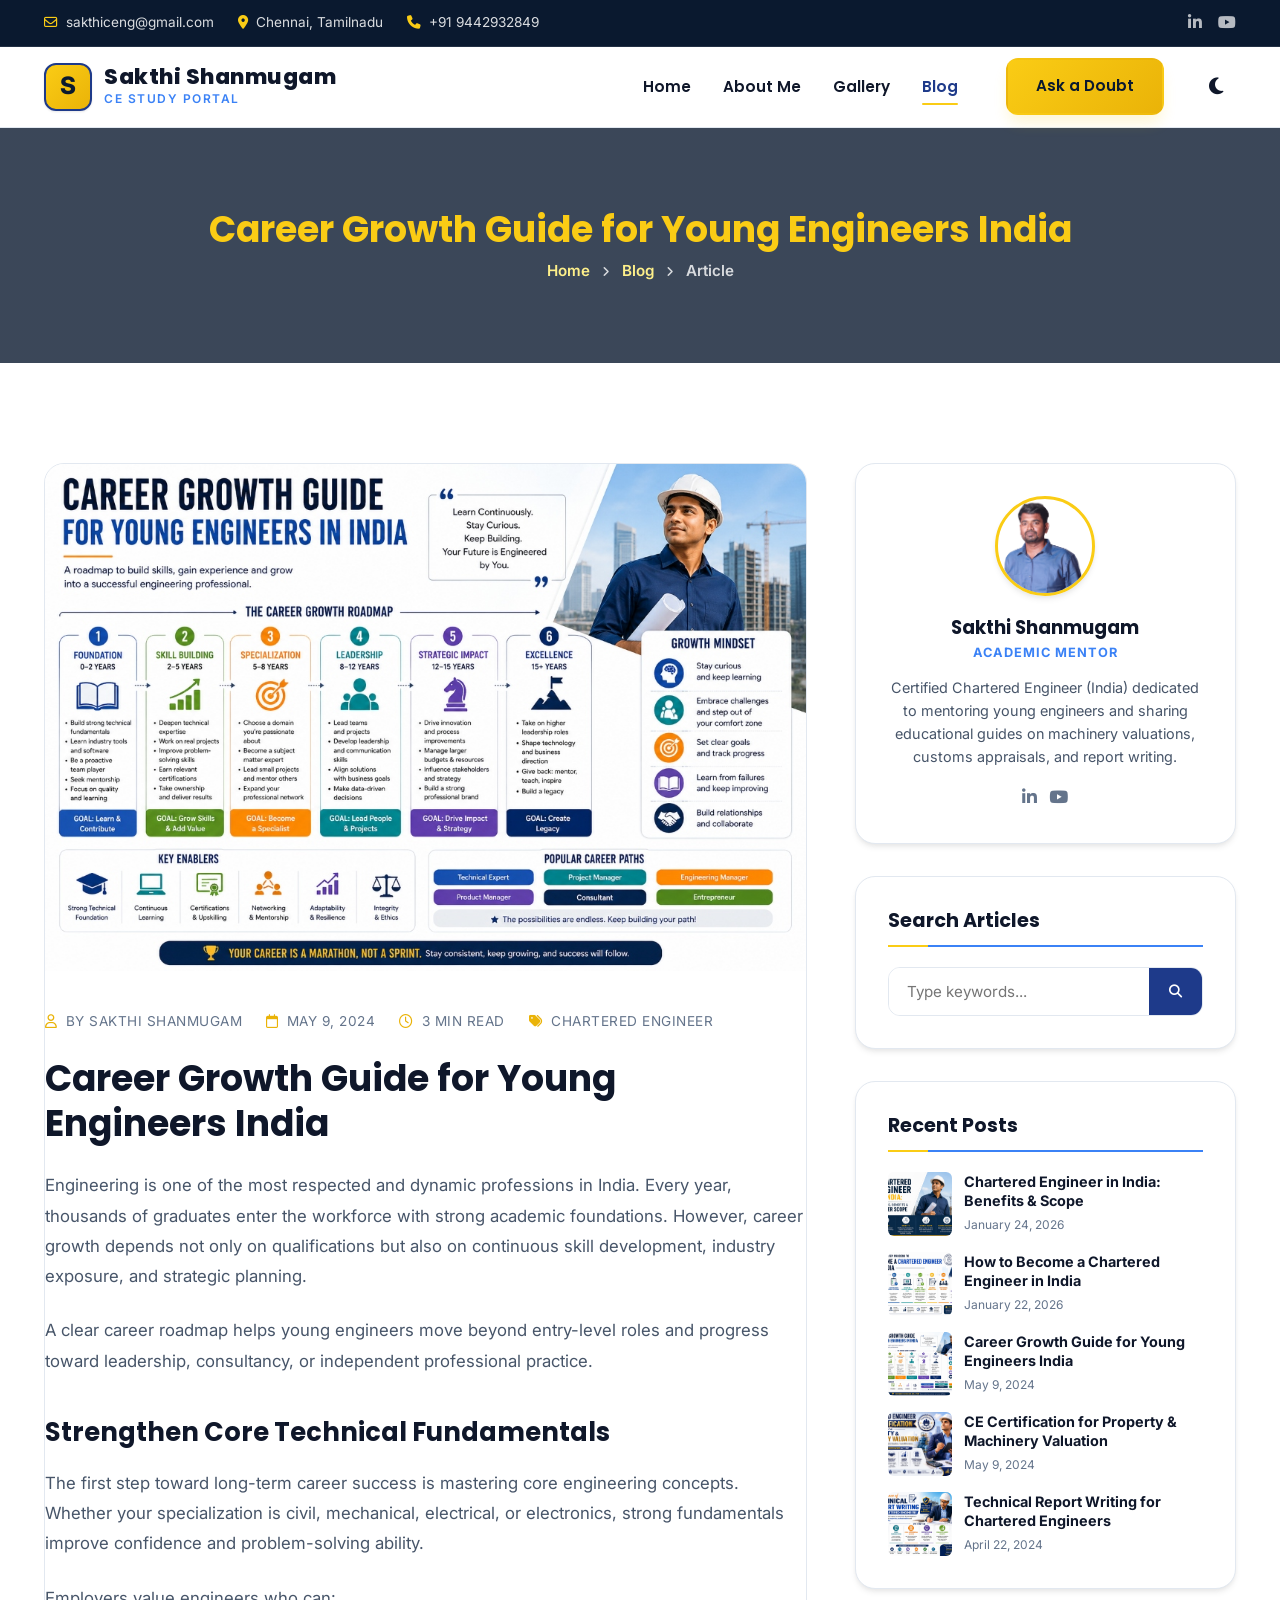
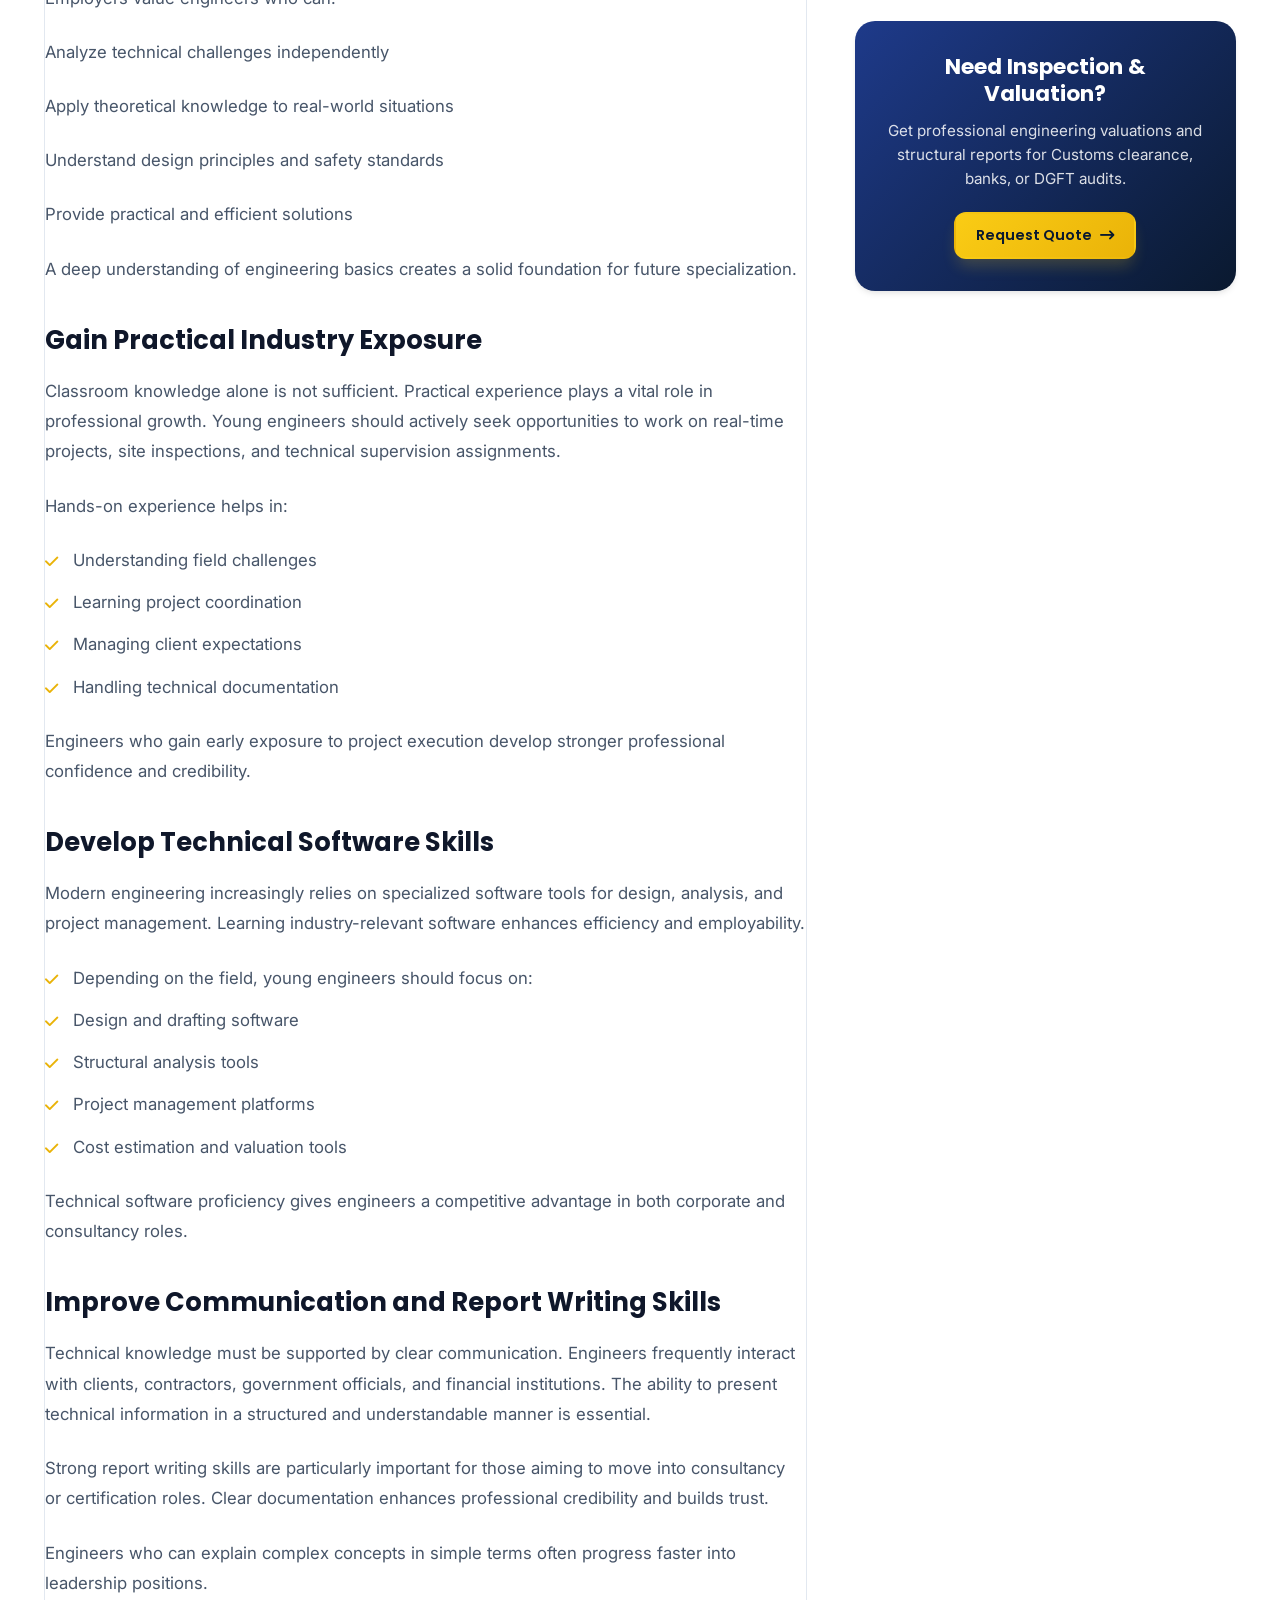
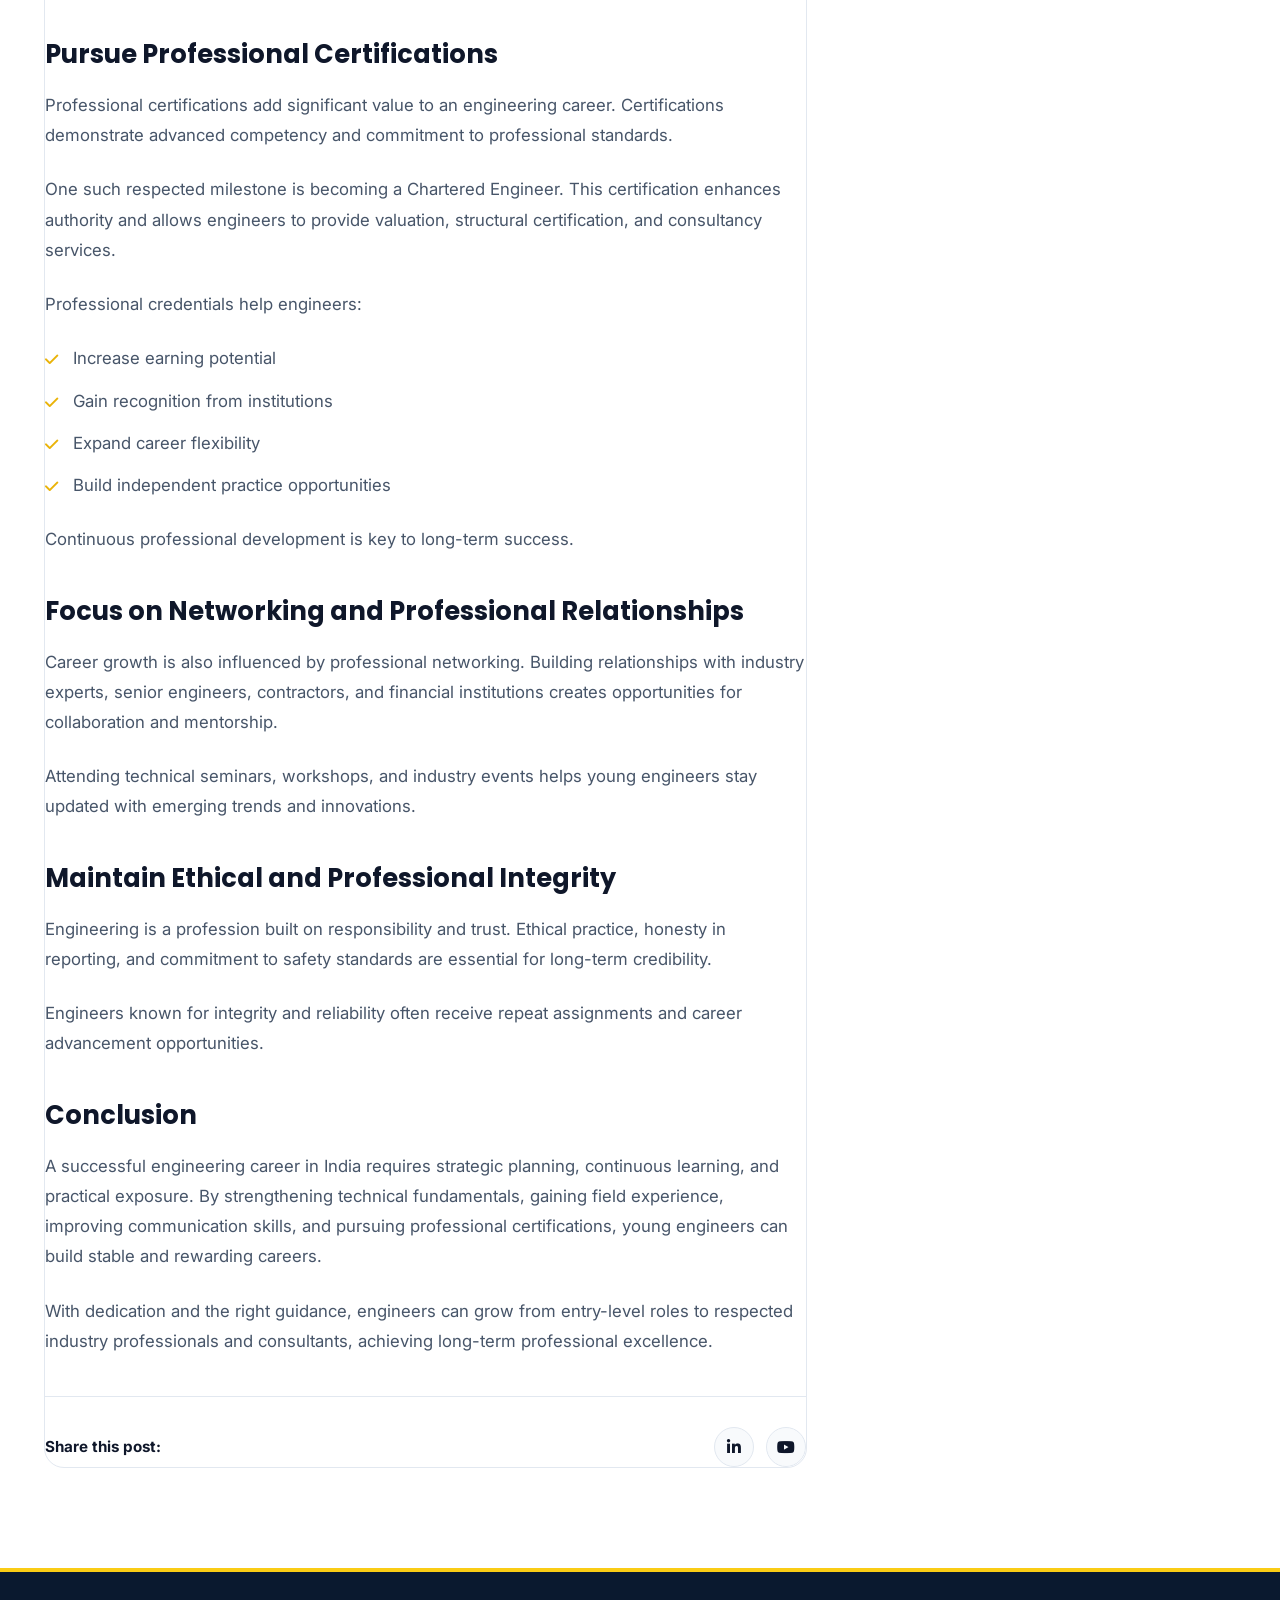
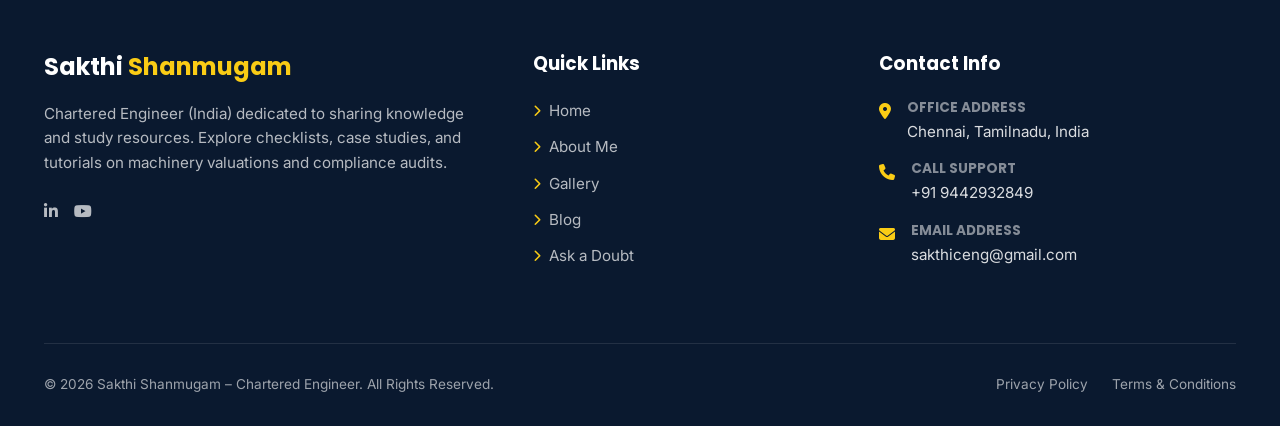
<file: career-growth-guide-young-engineers-india.html>
<!DOCTYPE html>
<html lang="en">
<head>
    <meta charset="UTF-8">
    <meta name="viewport" content="width=device-width, initial-scale=1.0">
    <title>Career Growth Guide for Young Engineers India - Sakthi Shanmugam | Chartered Engineer</title>
    
    <!-- SEO Meta Tags -->
    <meta name="description" content="Discover practical career growth tips for young engineers in India, including skills, certifications, industry exposure, and long-term success strategies.">
    <meta name="keywords" content="Chartered Engineer, Machinery Valuation, Engineering Inspector Chennai, DGFT Certification, Customs Valuer">
    
    <!-- Google Fonts -->
    <link rel="preconnect" href="https://fonts.googleapis.com">
    <link rel="preconnect" href="https://fonts.gstatic.com" crossorigin>
    <link href="https://fonts.googleapis.com/css2?family=Inter:wght@300;400;500;600;700&family=Poppins:wght@400;500;600;700;800&display=swap" rel="stylesheet">
    
    <!-- FontAwesome -->
    <link rel="stylesheet" href="https://cdnjs.cloudflare.com/ajax/libs/font-awesome/6.4.0/css/all.min.css">
    
    <!-- Custom CSS -->
    <link rel="stylesheet" href="styles.css">
    
    <!-- Theme Initializer (Prevents theme flashing on load) -->
    <script>
        (function() {
            const storedTheme = localStorage.getItem('theme') || (window.matchMedia('(prefers-color-scheme: dark)').matches ? 'dark' : 'light');
            document.documentElement.setAttribute('data-theme', storedTheme);
        })();
    </script>
</head>
<body>

    <!-- Header Top Info Bar -->
    <header class="header-top">
        <div class="container">
            <div class="top-info">
                <div class="top-info-item">
                    <i class="fa-regular fa-envelope"></i>
                    <a href="mailto:sakthiceng@gmail.com">sakthiceng@gmail.com</a>
                </div>
                <div class="top-info-item">
                    <i class="fa-solid fa-location-dot"></i>
                    <span>Chennai, Tamilnadu</span>
                </div>
                <div class="top-info-item">
                    <i class="fa-solid fa-phone"></i>
                    <a href="tel:+919442932849">+91 9442932849</a>
                </div>
            </div>
            <div class="top-social">
                <a href="#" class="top-social-link" aria-label="LinkedIn"><i class="fa-brands fa-linkedin-in"></i></a>
                <a href="#" class="top-social-link" aria-label="YouTube"><i class="fa-brands fa-youtube"></i></a>
            </div>
        </div>
    </header>

    <!-- Main Navigation Bar -->
    <nav class="navbar" id="navbar">
        <div class="container">
            <a href="index.html" class="logo">
                <div class="logo-icon-box">S</div>
                <div class="logo-text-group">
                    <span class="logo-text">Sakthi Shanmugam</span>
                    <span class="logo-sub">CE Study Portal</span>
                </div>
            </a>
            
            <ul class="nav-menu">
                <li><a href="index.html" class="nav-link">Home</a></li>
                <li><a href="about.html" class="nav-link">About Me</a></li>
                <li><a href="gallery.html" class="nav-link">Gallery</a></li>
                <li><a href="blog.html" class="nav-link active">Blog</a></li>
                <li class="nav-cta"><a href="contact.html" class="btn btn-accent">Ask a Doubt</a></li>
                <li>
                    <button class="theme-toggle-btn" aria-label="Toggle Theme">
                        <i class="fa-solid fa-moon"></i>
                    </button>
                </li>
            </ul>
            
            <button class="mobile-toggle" aria-label="Toggle Menu">
                <i class="fa-solid fa-bars"></i>
            </button>
        </div>
    </nav>

    <!-- Drawer Backdrop for Mobile Drawer Menu -->
    <div class="drawer-backdrop"></div>

    <!-- Mobile Drawer Menu Navigation -->
    <div class="mobile-nav-drawer">
        <div class="drawer-header">
            <div class="logo">
                <div class="logo-icon-box">S</div>
                <span class="logo-text">Sakthi</span>
            </div>
            <div style="display: flex; gap: 12px; align-items: center;">
                <button class="theme-toggle-btn" aria-label="Toggle Theme">
                    <i class="fa-solid fa-moon"></i>
                </button>
                <button class="drawer-close"><i class="fa-solid fa-xmark"></i></button>
            </div>
        </div>
        <ul class="mobile-menu-links">
            <li><a href="index.html" class="mobile-nav-link">Home</a></li>
            <li><a href="about.html" class="mobile-nav-link">About Me</a></li>
            <li><a href="gallery.html" class="mobile-nav-link">Gallery</a></li>
            <li><a href="blog.html" class="mobile-nav-link active">Blog</a></li>
        </ul>
        <div class="drawer-cta">
            <a href="contact.html" class="btn btn-accent" style="width: 100%;">Ask a Doubt</a>
        </div>
    </div>

    <!-- Inner Page Header Banner -->
    <div class="breadcumb-area" style="background-image: linear-gradient(rgba(10, 25, 47, 0.8), rgba(10, 25, 47, 0.8)), url('https://balamurugan.in/new/wp-content/uploads/2026/04/Banner.png'); padding: 80px 0; background-size: cover; background-position: center; text-align: center; color: var(--color-bg-white);">
        <div class="container">
            <h2 style="font-size: 2.25rem; font-family: var(--font-heading); margin-bottom: 8px; color: var(--color-accent); line-height: 1.2;">Career Growth Guide for Young Engineers India</h2>
            <div class="breadcumb-inner" style="font-size: 0.95rem; font-weight: 600; color: rgba(255, 255, 255, 0.8);">
                <a href="index.html" style="color: var(--color-accent-light);">Home</a>
                <i class="fa-solid fa-angle-right" style="margin: 0 8px; font-size: 0.75rem;"></i>
                <a href="blog.html" style="color: var(--color-accent-light);">Blog</a>
                <i class="fa-solid fa-angle-right" style="margin: 0 8px; font-size: 0.75rem;"></i>
                <span>Article</span>
            </div>
        </div>
    </div>

    <!-- Blog Layout Section -->
    <section class="section">
        <div class="container">
            <div class="blog-layout">
                
                <!-- Left Column: Main Article Content -->
                <div class="blog-posts-list">
                    <article class="blog-large-card reveal" style="box-shadow: none; border-color: var(--color-border);">
                        <div class="blog-large-image">
                            <img src="blog-career-growth-guide.jpg" alt="Career Growth Guide for Young Engineers India">
                        </div>
                        <div class="blog-large-body" style="padding: 40px 0 0 0;">
                            <div class="blog-meta" style="margin-bottom: 24px;">
                                <span class="blog-meta-item"><i class="fa-regular fa-user"></i> by Sakthi Shanmugam</span>
                                <span class="blog-meta-item"><i class="fa-regular fa-calendar"></i> May 9, 2024</span>
                                <span class="blog-meta-item"><i class="fa-regular fa-clock"></i> 3 min read</span>
                                <span class="blog-meta-item"><i class="fa-solid fa-tags"></i> Chartered Engineer</span>
                            </div>
                            
                            <h1 class="blog-single-title">Career Growth Guide for Young Engineers India</h1>
                            
                            <div class="blog-single-content">
                                <p >Engineering is one of the most respected and dynamic professions in India. Every year, thousands of graduates enter the workforce with strong academic foundations. However, career growth depends not only on qualifications but also on continuous skill development, industry exposure, and strategic planning.</p>
<p >A clear career roadmap helps young engineers move beyond entry-level roles and progress toward leadership, consultancy, or independent professional practice.</p>
<h2 >Strengthen Core Technical Fundamentals</h2>
<p >The first step toward long-term career success is mastering core engineering concepts. Whether your specialization is civil, mechanical, electrical, or electronics, strong fundamentals improve confidence and problem-solving ability.</p>
<p >Employers value engineers who can:</p>
<p >Analyze technical challenges independently</p>
<p >Apply theoretical knowledge to real-world situations</p>
<p >Understand design principles and safety standards</p>
<p >Provide practical and efficient solutions</p>
<p >A deep understanding of engineering basics creates a solid foundation for future specialization.</p>
<h2 >Gain Practical Industry Exposure</h2>
<p >Classroom knowledge alone is not sufficient. Practical experience plays a vital role in professional growth. Young engineers should actively seek opportunities to work on real-time projects, site inspections, and technical supervision assignments.</p>
<p >Hands-on experience helps in:</p>
<ul>
<li>Understanding field challenges</li>
<li>Learning project coordination</li>
<li>Managing client expectations</li>
<li>Handling technical documentation</li>
</ul>
<p >Engineers who gain early exposure to project execution develop stronger professional confidence and credibility.</p>
<h2 >Develop Technical Software Skills</h2>
<p >Modern engineering increasingly relies on specialized software tools for design, analysis, and project management. Learning industry-relevant software enhances efficiency and employability.</p>
<ul>
<li>Depending on the field, young engineers should focus on:</li>
<li>Design and drafting software</li>
<li>Structural analysis tools</li>
<li>Project management platforms</li>
<li>Cost estimation and valuation tools</li>
</ul>
<p >Technical software proficiency gives engineers a competitive advantage in both corporate and consultancy roles.</p>
<h2 >Improve Communication and Report Writing Skills</h2>
<p >Technical knowledge must be supported by clear communication. Engineers frequently interact with clients, contractors, government officials, and financial institutions. The ability to present technical information in a structured and understandable manner is essential.</p>
<p >Strong report writing skills are particularly important for those aiming to move into consultancy or certification roles. Clear documentation enhances professional credibility and builds trust.</p>
<p >Engineers who can explain complex concepts in simple terms often progress faster into leadership positions.</p>
<h2 >Pursue Professional Certifications</h2>
<p >Professional certifications add significant value to an engineering career. Certifications demonstrate advanced competency and commitment to professional standards.</p>
<p >One such respected milestone is becoming a Chartered Engineer. This certification enhances authority and allows engineers to provide valuation, structural certification, and consultancy services.</p>
<p >Professional credentials help engineers:</p>
<ul>
<li>Increase earning potential</li>
<li>Gain recognition from institutions</li>
<li>Expand career flexibility</li>
<li>Build independent practice opportunities</li>
</ul>
<p >Continuous professional development is key to long-term success.</p>
<h2 >Focus on Networking and Professional Relationships</h2>
<p >Career growth is also influenced by professional networking. Building relationships with industry experts, senior engineers, contractors, and financial institutions creates opportunities for collaboration and mentorship.</p>
<p >Attending technical seminars, workshops, and industry events helps young engineers stay updated with emerging trends and innovations.</p>
<h2 >Maintain Ethical and Professional Integrity</h2>
<p >Engineering is a profession built on responsibility and trust. Ethical practice, honesty in reporting, and commitment to safety standards are essential for long-term credibility.</p>
<p >Engineers known for integrity and reliability often receive repeat assignments and career advancement opportunities.</p>
<h2 >Conclusion</h2>
<p >A successful engineering career in India requires strategic planning, continuous learning, and practical exposure. By strengthening technical fundamentals, gaining field experience, improving communication skills, and pursuing professional certifications, young engineers can build stable and rewarding careers.</p>
<p >With dedication and the right guidance, engineers can grow from entry-level roles to respected industry professionals and consultants, achieving long-term professional excellence.</p>
                            </div>
                            
                            <!-- Share Post -->
                            <div class="blog-share-box reveal">
                                <span>Share this post:</span>
                                <div class="share-icons">
                                    <a href="#" aria-label="LinkedIn"><i class="fa-brands fa-linkedin-in"></i></a>
                                    <a href="#" aria-label="YouTube"><i class="fa-brands fa-youtube"></i></a>
                                </div>
                            </div>
                        </div>
                    </article>
                </div>
                
                <!-- Right Column: Sidebar -->
                <aside class="sidebar">
                    
                    <!-- Bio Widget -->
                    <div class="widget widget-bio reveal">
                        <div class="widget-bio-avatar">
                            <img src="profile.png" alt="Sakthi Shanmugam">
                        </div>
                        <h4 class="widget-bio-name">Sakthi Shanmugam</h4>
                        <div class="widget-bio-role">Academic Mentor</div>
                        <p class="widget-bio-desc">Certified Chartered Engineer (India) dedicated to mentoring young engineers and sharing educational guides on machinery valuations, customs appraisals, and report writing.</p>
                        <div class="widget-bio-social">
                            <a href="#" aria-label="LinkedIn"><i class="fa-brands fa-linkedin-in"></i></a>
                            <a href="#" aria-label="YouTube"><i class="fa-brands fa-youtube"></i></a>
                        </div>
                    </div>

                    <!-- Search Widget -->
                    <div class="widget reveal reveal-delay-1">
                        <h4 class="widget-title">Search Articles</h4>
                        <form class="search-form" onsubmit="event.preventDefault(); alert('Search is disabled for static demo');">
                            <input type="text" class="search-input" placeholder="Type keywords...">
                            <button type="submit" class="search-btn"><i class="fa-solid fa-magnifying-glass"></i></button>
                        </form>
                    </div>
                    
                    <!-- Recent Posts Widget -->
                    <div class="widget reveal reveal-delay-2">
                        <h4 class="widget-title">Recent Posts</h4>
                        <ul class="widget-posts-list">
                            <li class="widget-post-item">
                                <div class="widget-post-thumb"><img src="blog-chartered-engineer-in-india.jpg" alt="Chartered Engineer in India: Benefits &amp; Scope"></div>
                                <div class="widget-post-content">
                                    <a href="chartered-engineer-in-india.html" class="widget-post-title">Chartered Engineer in India: Benefits &amp; Scope</a>
                                    <span class="widget-post-date">January 24, 2026</span>
                                </div>
                            </li>
                            <li class="widget-post-item">
                                <div class="widget-post-thumb"><img src="blog-step-by-step-process.jpg" alt="How to Become a Chartered Engineer in India"></div>
                                <div class="widget-post-content">
                                    <a href="step-by-step-process-chartered-engineer-india.html" class="widget-post-title">How to Become a Chartered Engineer in India</a>
                                    <span class="widget-post-date">January 22, 2026</span>
                                </div>
                            </li>
                            <li class="widget-post-item">
                                <div class="widget-post-thumb"><img src="blog-career-growth-guide.jpg" alt="Career Growth Guide for Young Engineers India"></div>
                                <div class="widget-post-content">
                                    <a href="career-growth-guide-young-engineers-india.html" class="widget-post-title">Career Growth Guide for Young Engineers India</a>
                                    <span class="widget-post-date">May 9, 2024</span>
                                </div>
                            </li>
                            <li class="widget-post-item">
                                <div class="widget-post-thumb"><img src="blog-machinery-valuation.jpg" alt="CE Certification for Property &amp; Machinery Valuation"></div>
                                <div class="widget-post-content">
                                    <a href="chartered-engineer-certification-property-machinery-valuation.html" class="widget-post-title">CE Certification for Property &amp; Machinery Valuation</a>
                                    <span class="widget-post-date">May 9, 2024</span>
                                </div>
                            </li>
                            <li class="widget-post-item">
                                <div class="widget-post-thumb"><img src="blog-technical-report-writing.jpg" alt="Technical Report Writing for Chartered Engineers"></div>
                                <div class="widget-post-content">
                                    <a href="technical-report-writing-chartered-engineers.html" class="widget-post-title">Technical Report Writing for Chartered Engineers</a>
                                    <span class="widget-post-date">April 22, 2024</span>
                                </div>
                            </li>
                        </ul>
                    </div>

                    <!-- Service CTA Widget -->
                    <div class="widget widget-cta reveal reveal-delay-3">
                        <h4>Need Inspection & Valuation?</h4>
                        <p>Get professional engineering valuations and structural reports for Customs clearance, banks, or DGFT audits.</p>
                        <a href="contact.html" class="btn btn-accent">Request Quote <i class="fa-solid fa-arrow-right-long"></i></a>
                    </div>
                </aside>
                
            </div>
        </div>
    </section>

    <!-- Footer -->
    <footer class="footer">
        <div class="container">
            <div class="footer-grid">
                <div class="footer-brand">
                    <h3>Sakthi <span>Shanmugam</span></h3>
                    <p>Chartered Engineer (India) dedicated to sharing knowledge and study resources. Explore checklists, case studies, and tutorials on machinery valuations and compliance audits.</p>
                    <div class="top-social">
                <a href="#" class="top-social-link" aria-label="LinkedIn"><i class="fa-brands fa-linkedin-in"></i></a>
                <a href="#" class="top-social-link" aria-label="YouTube"><i class="fa-brands fa-youtube"></i></a>
            </div>
                </div>
                <div>
                    <h4 style="font-size: 1.15rem; color: #ffffff; margin-bottom: 24px;">Quick Links</h4>
                    <ul class="footer-links-list">
                        <li class="footer-link-item"><a href="index.html"><i class="fa-solid fa-chevron-right"></i> Home</a></li>
                        <li class="footer-link-item"><a href="about.html"><i class="fa-solid fa-chevron-right"></i> About Me</a></li>
                        <li class="footer-link-item"><a href="gallery.html"><i class="fa-solid fa-chevron-right"></i> Gallery</a></li>
                        <li class="footer-link-item"><a href="blog.html"><i class="fa-solid fa-chevron-right"></i> Blog</a></li>
                        <li class="footer-link-item"><a href="contact.html"><i class="fa-solid fa-chevron-right"></i> Ask a Doubt</a></li>
                    </ul>
                </div>
                <div>
                    <h4 style="font-size: 1.15rem; color: #ffffff; margin-bottom: 24px;">Contact Info</h4>
                    <div class="footer-contact-item">
                        <i class="fa-solid fa-location-dot"></i>
                        <div class="footer-contact-details">
                            <h5>Office Address</h5>
                            <p>Chennai, Tamilnadu, India</p>
                        </div>
                    </div>
                    <div class="footer-contact-item">
                        <i class="fa-solid fa-phone"></i>
                        <div class="footer-contact-details">
                            <h5>Call Support</h5>
                            <p>+91 9442932849</p>
                        </div>
                    </div>
                    <div class="footer-contact-item">
                        <i class="fa-solid fa-envelope"></i>
                        <div class="footer-contact-details">
                            <h5>Email Address</h5>
                            <p>sakthiceng@gmail.com</p>
                        </div>
                    </div>
                </div>
            </div>
            
            <div class="footer-bottom">
                <p>&copy; 2026 Sakthi Shanmugam – Chartered Engineer. All Rights Reserved.</p>
                <ul class="footer-bottom-links">
                    <li><a href="#">Privacy Policy</a></li>
                    <li><a href="#">Terms & Conditions</a></li>
                </ul>
            </div>
        </div>
    </footer>

    <!-- Script File -->
    <script src="script.js"></script>
</body>
</html>
</file>
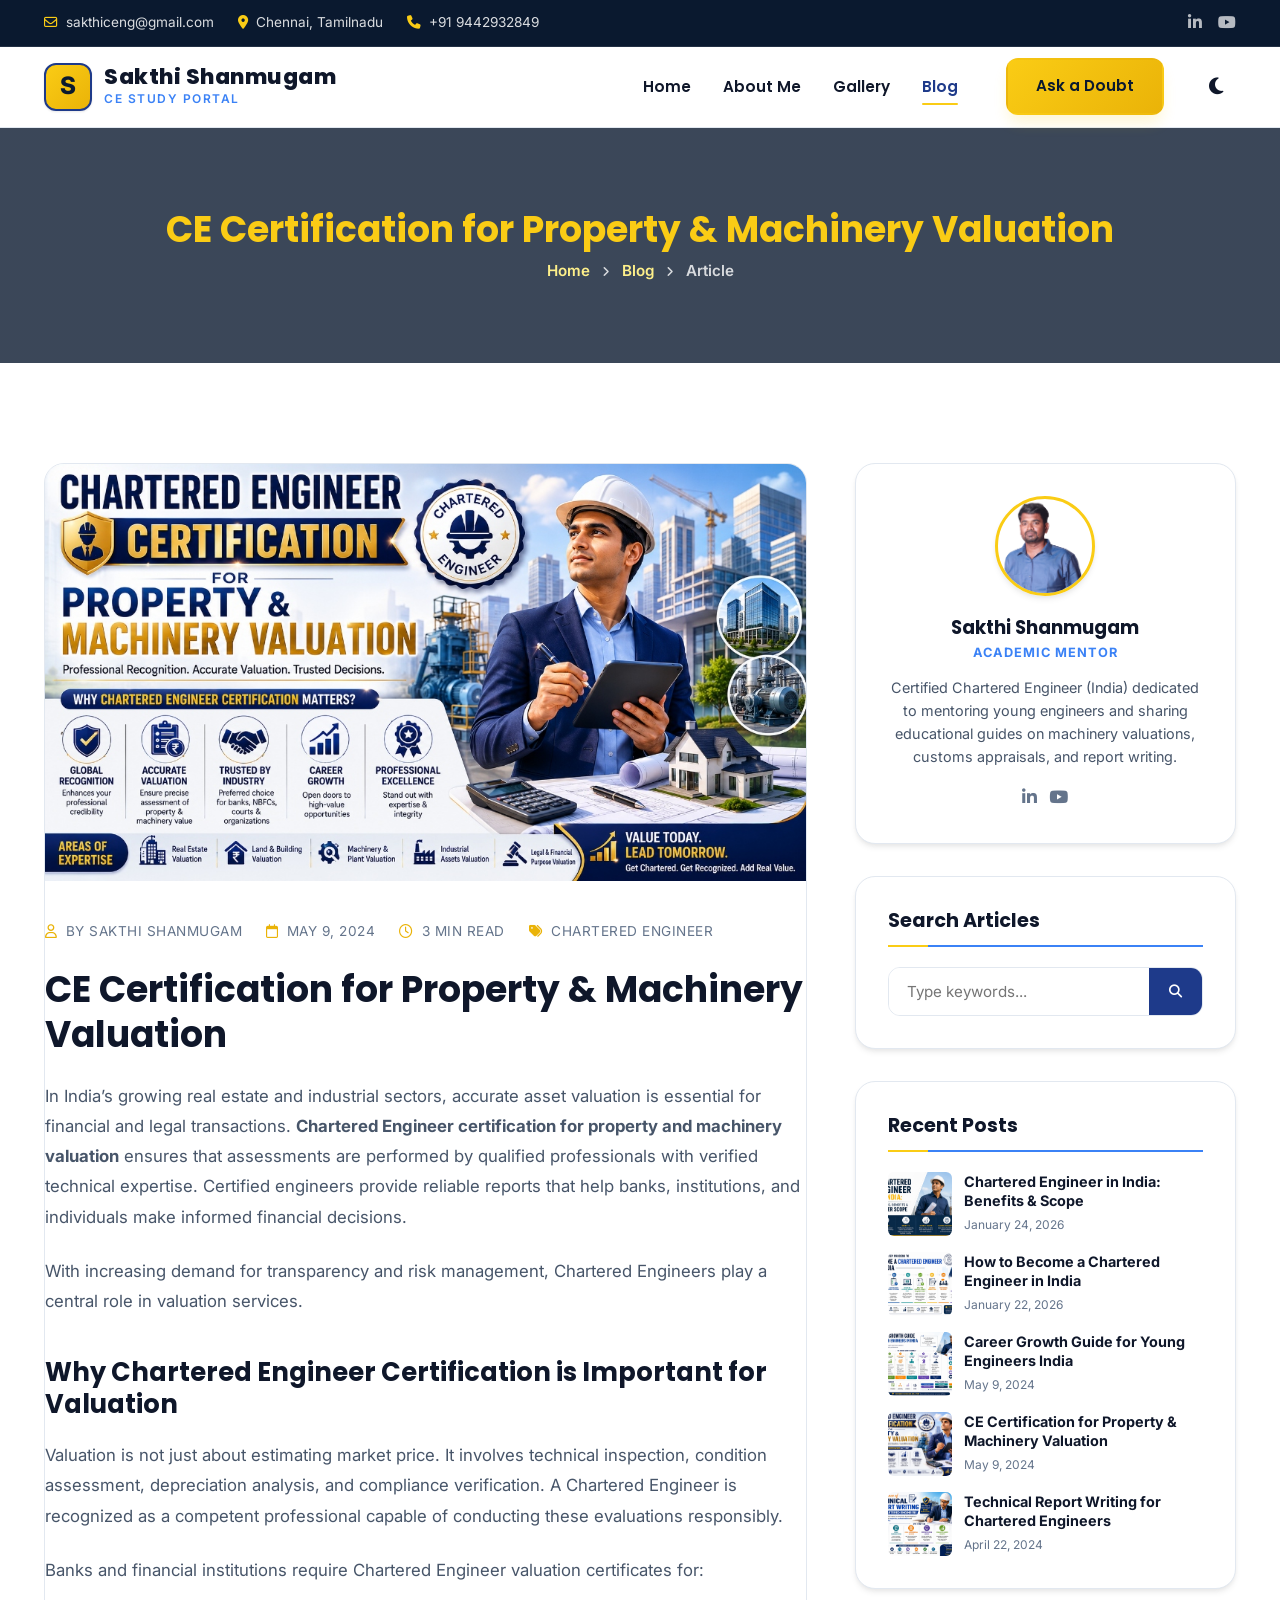
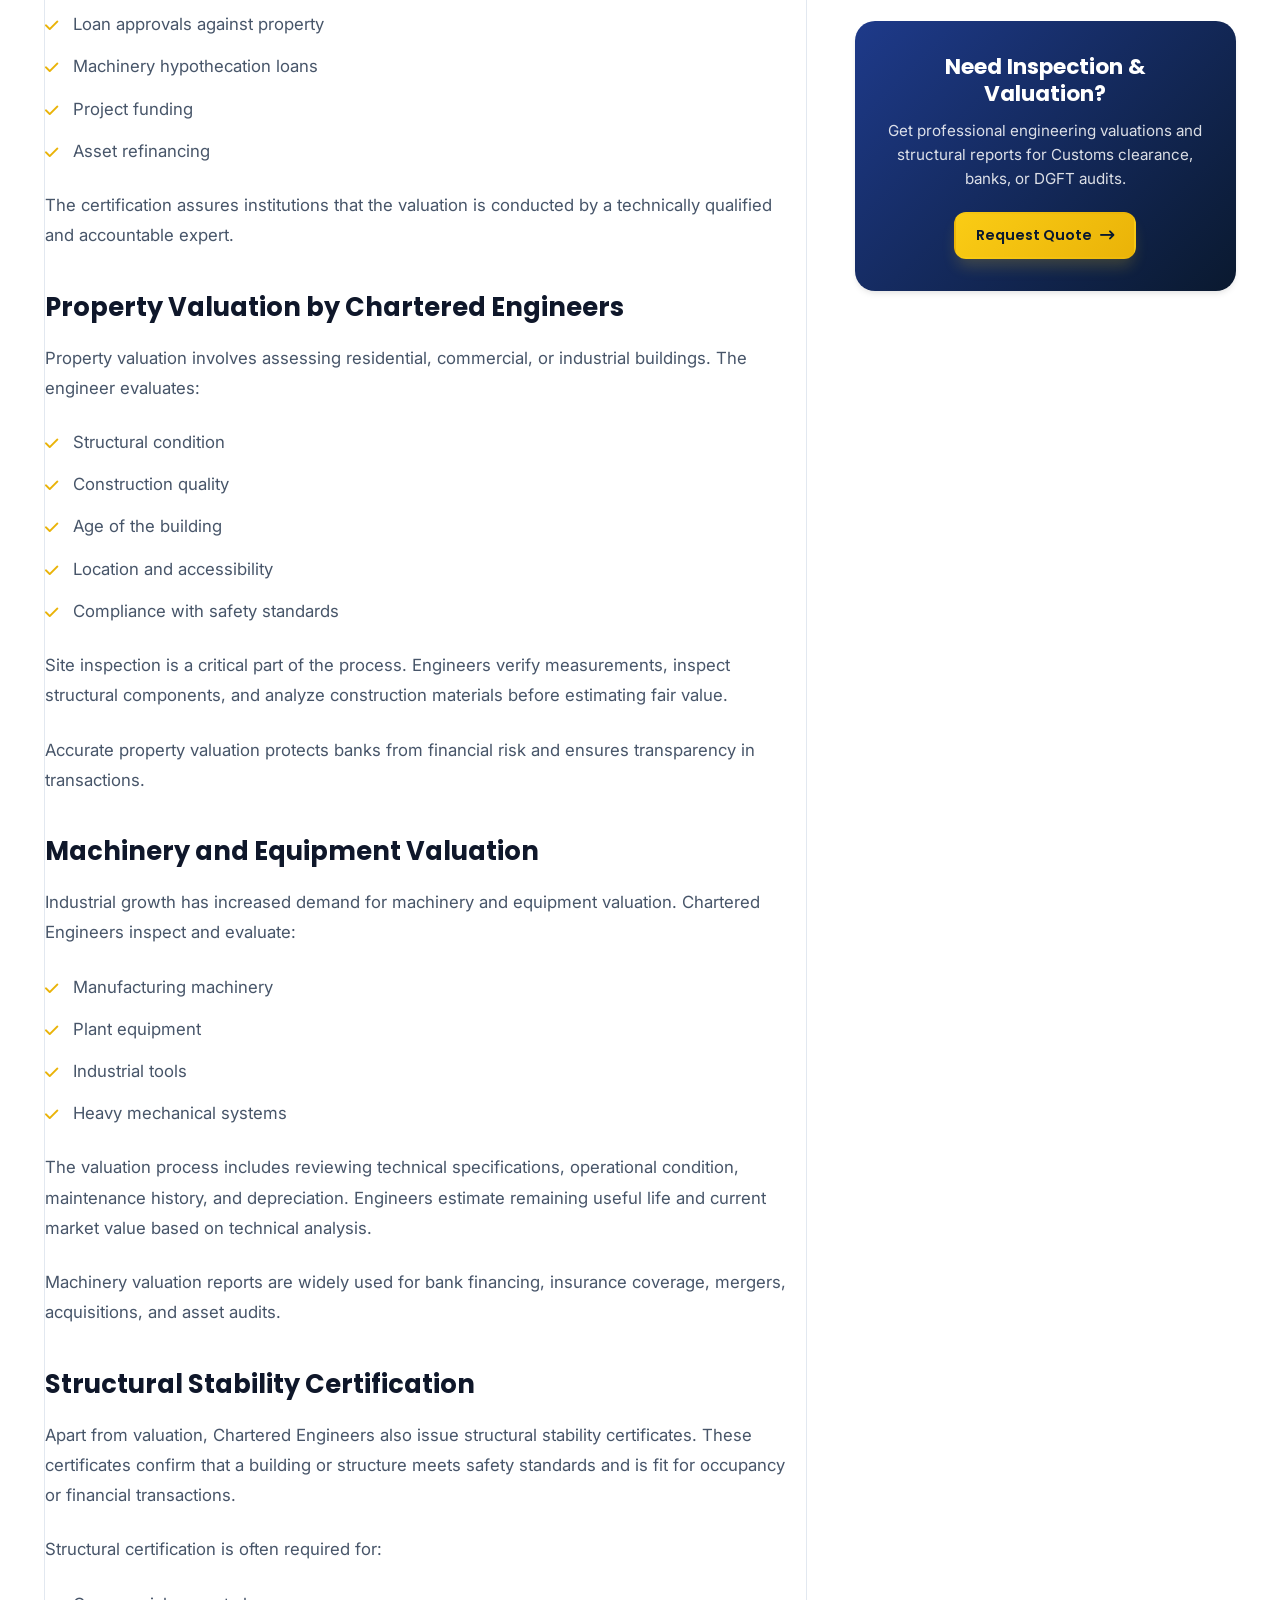
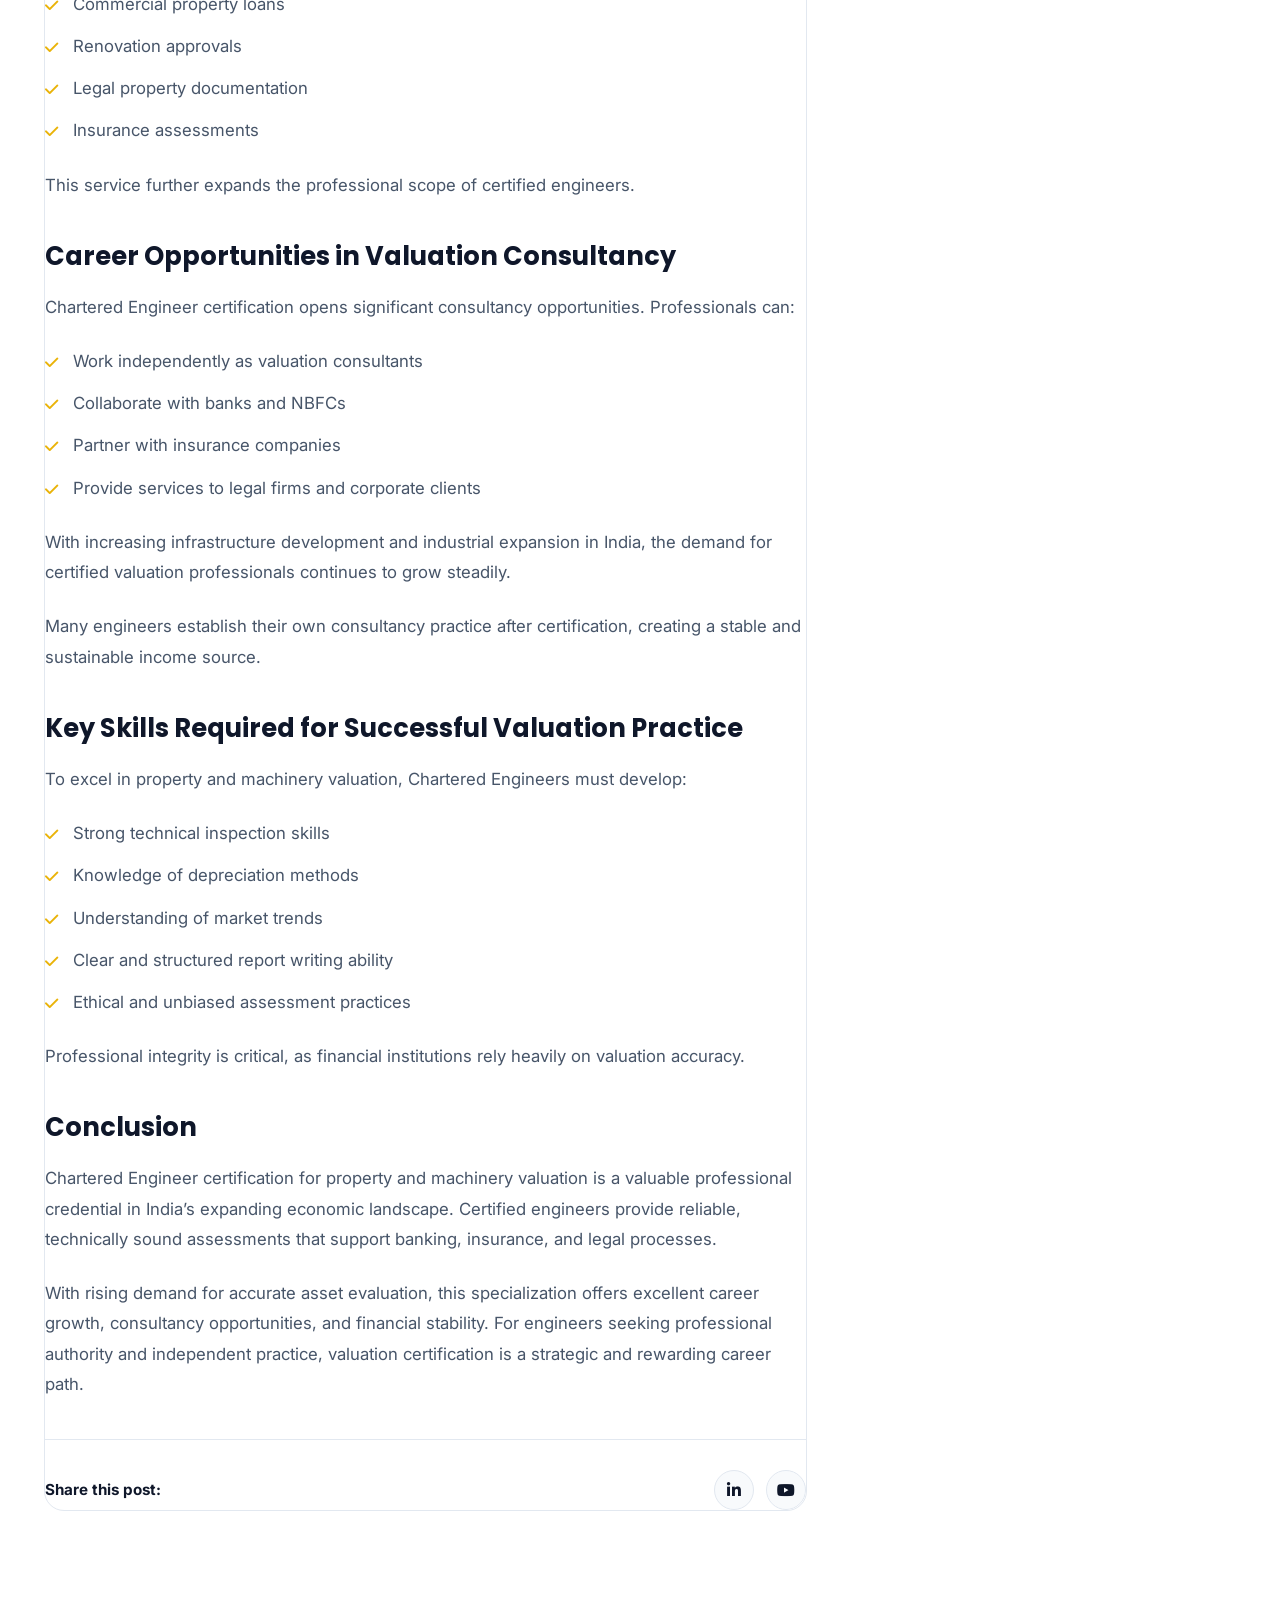
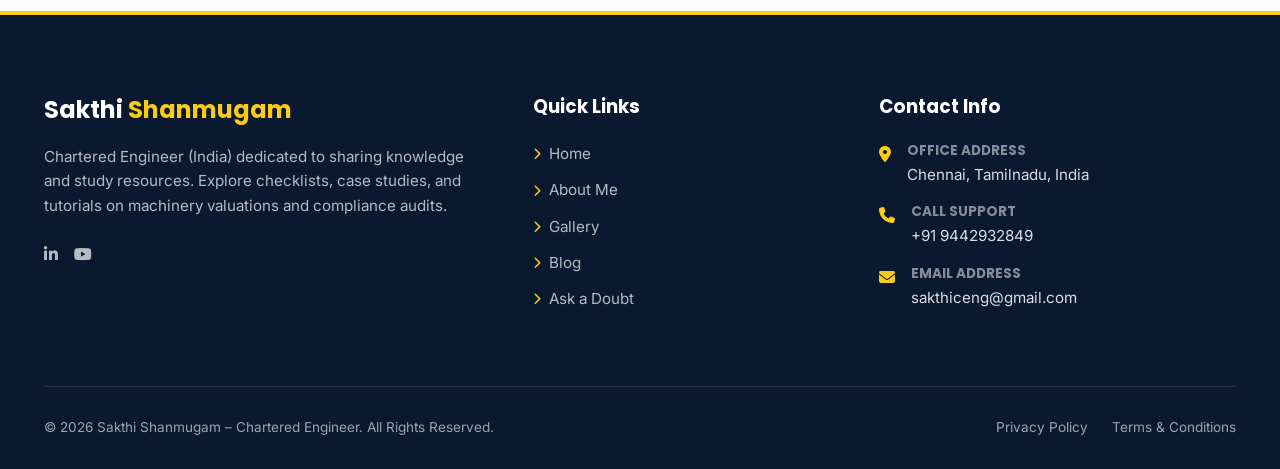
<file: chartered-engineer-certification-property-machinery-valuation.html>
<!DOCTYPE html>
<html lang="en">
<head>
    <meta charset="UTF-8">
    <meta name="viewport" content="width=device-width, initial-scale=1.0">
    <title>CE Certification for Property &amp; Machinery Valuation - Sakthi Shanmugam | Chartered Engineer</title>
    
    <!-- SEO Meta Tags -->
    <meta name="description" content="Explore Chartered Engineer certification for property and machinery valuation, including bank requirements, inspection process, and career scope.">
    <meta name="keywords" content="Chartered Engineer, Machinery Valuation, Engineering Inspector Chennai, DGFT Certification, Customs Valuer">
    
    <!-- Google Fonts -->
    <link rel="preconnect" href="https://fonts.googleapis.com">
    <link rel="preconnect" href="https://fonts.gstatic.com" crossorigin>
    <link href="https://fonts.googleapis.com/css2?family=Inter:wght@300;400;500;600;700&family=Poppins:wght@400;500;600;700;800&display=swap" rel="stylesheet">
    
    <!-- FontAwesome -->
    <link rel="stylesheet" href="https://cdnjs.cloudflare.com/ajax/libs/font-awesome/6.4.0/css/all.min.css">
    
    <!-- Custom CSS -->
    <link rel="stylesheet" href="styles.css">
    
    <!-- Theme Initializer (Prevents theme flashing on load) -->
    <script>
        (function() {
            const storedTheme = localStorage.getItem('theme') || (window.matchMedia('(prefers-color-scheme: dark)').matches ? 'dark' : 'light');
            document.documentElement.setAttribute('data-theme', storedTheme);
        })();
    </script>
</head>
<body>

    <!-- Header Top Info Bar -->
    <header class="header-top">
        <div class="container">
            <div class="top-info">
                <div class="top-info-item">
                    <i class="fa-regular fa-envelope"></i>
                    <a href="mailto:sakthiceng@gmail.com">sakthiceng@gmail.com</a>
                </div>
                <div class="top-info-item">
                    <i class="fa-solid fa-location-dot"></i>
                    <span>Chennai, Tamilnadu</span>
                </div>
                <div class="top-info-item">
                    <i class="fa-solid fa-phone"></i>
                    <a href="tel:+919442932849">+91 9442932849</a>
                </div>
            </div>
            <div class="top-social">
                <a href="#" class="top-social-link" aria-label="LinkedIn"><i class="fa-brands fa-linkedin-in"></i></a>
                <a href="#" class="top-social-link" aria-label="YouTube"><i class="fa-brands fa-youtube"></i></a>
            </div>
        </div>
    </header>

    <!-- Main Navigation Bar -->
    <nav class="navbar" id="navbar">
        <div class="container">
            <a href="index.html" class="logo">
                <div class="logo-icon-box">S</div>
                <div class="logo-text-group">
                    <span class="logo-text">Sakthi Shanmugam</span>
                    <span class="logo-sub">CE Study Portal</span>
                </div>
            </a>
            
            <ul class="nav-menu">
                <li><a href="index.html" class="nav-link">Home</a></li>
                <li><a href="about.html" class="nav-link">About Me</a></li>
                <li><a href="gallery.html" class="nav-link">Gallery</a></li>
                <li><a href="blog.html" class="nav-link active">Blog</a></li>
                <li class="nav-cta"><a href="contact.html" class="btn btn-accent">Ask a Doubt</a></li>
                <li>
                    <button class="theme-toggle-btn" aria-label="Toggle Theme">
                        <i class="fa-solid fa-moon"></i>
                    </button>
                </li>
            </ul>
            
            <button class="mobile-toggle" aria-label="Toggle Menu">
                <i class="fa-solid fa-bars"></i>
            </button>
        </div>
    </nav>

    <!-- Drawer Backdrop for Mobile Drawer Menu -->
    <div class="drawer-backdrop"></div>

    <!-- Mobile Drawer Menu Navigation -->
    <div class="mobile-nav-drawer">
        <div class="drawer-header">
            <div class="logo">
                <div class="logo-icon-box">S</div>
                <span class="logo-text">Sakthi</span>
            </div>
            <div style="display: flex; gap: 12px; align-items: center;">
                <button class="theme-toggle-btn" aria-label="Toggle Theme">
                    <i class="fa-solid fa-moon"></i>
                </button>
                <button class="drawer-close"><i class="fa-solid fa-xmark"></i></button>
            </div>
        </div>
        <ul class="mobile-menu-links">
            <li><a href="index.html" class="mobile-nav-link">Home</a></li>
            <li><a href="about.html" class="mobile-nav-link">About Me</a></li>
            <li><a href="gallery.html" class="mobile-nav-link">Gallery</a></li>
            <li><a href="blog.html" class="mobile-nav-link active">Blog</a></li>
        </ul>
        <div class="drawer-cta">
            <a href="contact.html" class="btn btn-accent" style="width: 100%;">Ask a Doubt</a>
        </div>
    </div>

    <!-- Inner Page Header Banner -->
    <div class="breadcumb-area" style="background-image: linear-gradient(rgba(10, 25, 47, 0.8), rgba(10, 25, 47, 0.8)), url('https://balamurugan.in/new/wp-content/uploads/2026/04/Banner.png'); padding: 80px 0; background-size: cover; background-position: center; text-align: center; color: var(--color-bg-white);">
        <div class="container">
            <h2 style="font-size: 2.25rem; font-family: var(--font-heading); margin-bottom: 8px; color: var(--color-accent); line-height: 1.2;">CE Certification for Property &amp; Machinery Valuation</h2>
            <div class="breadcumb-inner" style="font-size: 0.95rem; font-weight: 600; color: rgba(255, 255, 255, 0.8);">
                <a href="index.html" style="color: var(--color-accent-light);">Home</a>
                <i class="fa-solid fa-angle-right" style="margin: 0 8px; font-size: 0.75rem;"></i>
                <a href="blog.html" style="color: var(--color-accent-light);">Blog</a>
                <i class="fa-solid fa-angle-right" style="margin: 0 8px; font-size: 0.75rem;"></i>
                <span>Article</span>
            </div>
        </div>
    </div>

    <!-- Blog Layout Section -->
    <section class="section">
        <div class="container">
            <div class="blog-layout">
                
                <!-- Left Column: Main Article Content -->
                <div class="blog-posts-list">
                    <article class="blog-large-card reveal" style="box-shadow: none; border-color: var(--color-border);">
                        <div class="blog-large-image">
                            <img src="blog-machinery-valuation.jpg" alt="CE Certification for Property &amp; Machinery Valuation">
                        </div>
                        <div class="blog-large-body" style="padding: 40px 0 0 0;">
                            <div class="blog-meta" style="margin-bottom: 24px;">
                                <span class="blog-meta-item"><i class="fa-regular fa-user"></i> by Sakthi Shanmugam</span>
                                <span class="blog-meta-item"><i class="fa-regular fa-calendar"></i> May 9, 2024</span>
                                <span class="blog-meta-item"><i class="fa-regular fa-clock"></i> 3 min read</span>
                                <span class="blog-meta-item"><i class="fa-solid fa-tags"></i> Chartered Engineer</span>
                            </div>
                            
                            <h1 class="blog-single-title">CE Certification for Property &amp; Machinery Valuation</h1>
                            
                            <div class="blog-single-content">
                                <p >In India’s growing real estate and industrial sectors, accurate asset valuation is essential for financial and legal transactions. <strong>Chartered Engineer certification for property and machinery valuation</strong> ensures that assessments are performed by qualified professionals with verified technical expertise. Certified engineers provide reliable reports that help banks, institutions, and individuals make informed financial decisions.</p>
<p >With increasing demand for transparency and risk management, Chartered Engineers play a central role in valuation services.</p>
<h2 >Why Chartered Engineer Certification is Important for Valuation</h2>
<p >Valuation is not just about estimating market price. It involves technical inspection, condition assessment, depreciation analysis, and compliance verification. A Chartered Engineer is recognized as a competent professional capable of conducting these evaluations responsibly.</p>
<p >Banks and financial institutions require Chartered Engineer valuation certificates for:</p>
<ul > <li>Loan approvals against property</li> <li>Machinery hypothecation loans</li> <li>Project funding</li> <li>Asset refinancing</li> </ul>
<p >The certification assures institutions that the valuation is conducted by a technically qualified and accountable expert.</p>
<h2 >Property Valuation by Chartered Engineers</h2>
<p >Property valuation involves assessing residential, commercial, or industrial buildings. The engineer evaluates:</p>
<ul > <li>Structural condition</li> <li>Construction quality</li> <li>Age of the building</li> <li>Location and accessibility</li> <li>Compliance with safety standards</li> </ul>
<p >Site inspection is a critical part of the process. Engineers verify measurements, inspect structural components, and analyze construction materials before estimating fair value.</p>
<p >Accurate property valuation protects banks from financial risk and ensures transparency in transactions.</p>
<h2 >Machinery and Equipment Valuation</h2>
<p >Industrial growth has increased demand for machinery and equipment valuation. Chartered Engineers inspect and evaluate:</p>
<ul > <li>Manufacturing machinery</li> <li>Plant equipment</li> <li>Industrial tools</li> <li>Heavy mechanical systems</li> </ul>
<p >The valuation process includes reviewing technical specifications, operational condition, maintenance history, and depreciation. Engineers estimate remaining useful life and current market value based on technical analysis.</p>
<p >Machinery valuation reports are widely used for bank financing, insurance coverage, mergers, acquisitions, and asset audits.</p>
<h2 >Structural Stability Certification</h2>
<p >Apart from valuation, Chartered Engineers also issue structural stability certificates. These certificates confirm that a building or structure meets safety standards and is fit for occupancy or financial transactions.</p>
<p >Structural certification is often required for:</p>
<ul > <li>Commercial property loans</li> <li>Renovation approvals</li> <li>Legal property documentation</li> <li>Insurance assessments</li> </ul>
<p >This service further expands the professional scope of certified engineers.</p>
<h2 >Career Opportunities in Valuation Consultancy</h2>
<p >Chartered Engineer certification opens significant consultancy opportunities. Professionals can:</p>
<ul > <li>Work independently as valuation consultants</li> <li>Collaborate with banks and NBFCs</li> <li>Partner with insurance companies</li> <li>Provide services to legal firms and corporate clients</li> </ul>
<p >With increasing infrastructure development and industrial expansion in India, the demand for certified valuation professionals continues to grow steadily.</p>
<p >Many engineers establish their own consultancy practice after certification, creating a stable and sustainable income source.</p>
<h2 >Key Skills Required for Successful Valuation Practice</h2>
<p >To excel in property and machinery valuation, Chartered Engineers must develop:</p>
<ul > <li>Strong technical inspection skills</li> <li>Knowledge of depreciation methods</li> <li>Understanding of market trends</li> <li>Clear and structured report writing ability</li> <li>Ethical and unbiased assessment practices</li> </ul>
<p >Professional integrity is critical, as financial institutions rely heavily on valuation accuracy.</p>
<h2 >Conclusion</h2>
<p >Chartered Engineer certification for property and machinery valuation is a valuable professional credential in India’s expanding economic landscape. Certified engineers provide reliable, technically sound assessments that support banking, insurance, and legal processes.</p>
<p >With rising demand for accurate asset evaluation, this specialization offers excellent career growth, consultancy opportunities, and financial stability. For engineers seeking professional authority and independent practice, valuation certification is a strategic and rewarding career path.</p>
                            </div>
                            
                            <!-- Share Post -->
                            <div class="blog-share-box reveal">
                                <span>Share this post:</span>
                                <div class="share-icons">
                                    <a href="#" aria-label="LinkedIn"><i class="fa-brands fa-linkedin-in"></i></a>
                                    <a href="#" aria-label="YouTube"><i class="fa-brands fa-youtube"></i></a>
                                </div>
                            </div>
                        </div>
                    </article>
                </div>
                
                <!-- Right Column: Sidebar -->
                <aside class="sidebar">
                    
                    <!-- Bio Widget -->
                    <div class="widget widget-bio reveal">
                        <div class="widget-bio-avatar">
                            <img src="profile.png" alt="Sakthi Shanmugam">
                        </div>
                        <h4 class="widget-bio-name">Sakthi Shanmugam</h4>
                        <div class="widget-bio-role">Academic Mentor</div>
                        <p class="widget-bio-desc">Certified Chartered Engineer (India) dedicated to mentoring young engineers and sharing educational guides on machinery valuations, customs appraisals, and report writing.</p>
                        <div class="widget-bio-social">
                            <a href="#" aria-label="LinkedIn"><i class="fa-brands fa-linkedin-in"></i></a>
                            <a href="#" aria-label="YouTube"><i class="fa-brands fa-youtube"></i></a>
                        </div>
                    </div>

                    <!-- Search Widget -->
                    <div class="widget reveal reveal-delay-1">
                        <h4 class="widget-title">Search Articles</h4>
                        <form class="search-form" onsubmit="event.preventDefault(); alert('Search is disabled for static demo');">
                            <input type="text" class="search-input" placeholder="Type keywords...">
                            <button type="submit" class="search-btn"><i class="fa-solid fa-magnifying-glass"></i></button>
                        </form>
                    </div>
                    
                    <!-- Recent Posts Widget -->
                    <div class="widget reveal reveal-delay-2">
                        <h4 class="widget-title">Recent Posts</h4>
                        <ul class="widget-posts-list">
                            <li class="widget-post-item">
                                <div class="widget-post-thumb"><img src="blog-chartered-engineer-in-india.jpg" alt="Chartered Engineer in India: Benefits &amp; Scope"></div>
                                <div class="widget-post-content">
                                    <a href="chartered-engineer-in-india.html" class="widget-post-title">Chartered Engineer in India: Benefits &amp; Scope</a>
                                    <span class="widget-post-date">January 24, 2026</span>
                                </div>
                            </li>
                            <li class="widget-post-item">
                                <div class="widget-post-thumb"><img src="blog-step-by-step-process.jpg" alt="How to Become a Chartered Engineer in India"></div>
                                <div class="widget-post-content">
                                    <a href="step-by-step-process-chartered-engineer-india.html" class="widget-post-title">How to Become a Chartered Engineer in India</a>
                                    <span class="widget-post-date">January 22, 2026</span>
                                </div>
                            </li>
                            <li class="widget-post-item">
                                <div class="widget-post-thumb"><img src="blog-career-growth-guide.jpg" alt="Career Growth Guide for Young Engineers India"></div>
                                <div class="widget-post-content">
                                    <a href="career-growth-guide-young-engineers-india.html" class="widget-post-title">Career Growth Guide for Young Engineers India</a>
                                    <span class="widget-post-date">May 9, 2024</span>
                                </div>
                            </li>
                            <li class="widget-post-item">
                                <div class="widget-post-thumb"><img src="blog-machinery-valuation.jpg" alt="CE Certification for Property &amp; Machinery Valuation"></div>
                                <div class="widget-post-content">
                                    <a href="chartered-engineer-certification-property-machinery-valuation.html" class="widget-post-title">CE Certification for Property &amp; Machinery Valuation</a>
                                    <span class="widget-post-date">May 9, 2024</span>
                                </div>
                            </li>
                            <li class="widget-post-item">
                                <div class="widget-post-thumb"><img src="blog-technical-report-writing.jpg" alt="Technical Report Writing for Chartered Engineers"></div>
                                <div class="widget-post-content">
                                    <a href="technical-report-writing-chartered-engineers.html" class="widget-post-title">Technical Report Writing for Chartered Engineers</a>
                                    <span class="widget-post-date">April 22, 2024</span>
                                </div>
                            </li>
                        </ul>
                    </div>

                    <!-- Service CTA Widget -->
                    <div class="widget widget-cta reveal reveal-delay-3">
                        <h4>Need Inspection & Valuation?</h4>
                        <p>Get professional engineering valuations and structural reports for Customs clearance, banks, or DGFT audits.</p>
                        <a href="contact.html" class="btn btn-accent">Request Quote <i class="fa-solid fa-arrow-right-long"></i></a>
                    </div>
                </aside>
                
            </div>
        </div>
    </section>

    <!-- Footer -->
    <footer class="footer">
        <div class="container">
            <div class="footer-grid">
                <div class="footer-brand">
                    <h3>Sakthi <span>Shanmugam</span></h3>
                    <p>Chartered Engineer (India) dedicated to sharing knowledge and study resources. Explore checklists, case studies, and tutorials on machinery valuations and compliance audits.</p>
                    <div class="top-social">
                <a href="#" class="top-social-link" aria-label="LinkedIn"><i class="fa-brands fa-linkedin-in"></i></a>
                <a href="#" class="top-social-link" aria-label="YouTube"><i class="fa-brands fa-youtube"></i></a>
            </div>
                </div>
                <div>
                    <h4 style="font-size: 1.15rem; color: #ffffff; margin-bottom: 24px;">Quick Links</h4>
                    <ul class="footer-links-list">
                        <li class="footer-link-item"><a href="index.html"><i class="fa-solid fa-chevron-right"></i> Home</a></li>
                        <li class="footer-link-item"><a href="about.html"><i class="fa-solid fa-chevron-right"></i> About Me</a></li>
                        <li class="footer-link-item"><a href="gallery.html"><i class="fa-solid fa-chevron-right"></i> Gallery</a></li>
                        <li class="footer-link-item"><a href="blog.html"><i class="fa-solid fa-chevron-right"></i> Blog</a></li>
                        <li class="footer-link-item"><a href="contact.html"><i class="fa-solid fa-chevron-right"></i> Ask a Doubt</a></li>
                    </ul>
                </div>
                <div>
                    <h4 style="font-size: 1.15rem; color: #ffffff; margin-bottom: 24px;">Contact Info</h4>
                    <div class="footer-contact-item">
                        <i class="fa-solid fa-location-dot"></i>
                        <div class="footer-contact-details">
                            <h5>Office Address</h5>
                            <p>Chennai, Tamilnadu, India</p>
                        </div>
                    </div>
                    <div class="footer-contact-item">
                        <i class="fa-solid fa-phone"></i>
                        <div class="footer-contact-details">
                            <h5>Call Support</h5>
                            <p>+91 9442932849</p>
                        </div>
                    </div>
                    <div class="footer-contact-item">
                        <i class="fa-solid fa-envelope"></i>
                        <div class="footer-contact-details">
                            <h5>Email Address</h5>
                            <p>sakthiceng@gmail.com</p>
                        </div>
                    </div>
                </div>
            </div>
            
            <div class="footer-bottom">
                <p>&copy; 2026 Sakthi Shanmugam – Chartered Engineer. All Rights Reserved.</p>
                <ul class="footer-bottom-links">
                    <li><a href="#">Privacy Policy</a></li>
                    <li><a href="#">Terms & Conditions</a></li>
                </ul>
            </div>
        </div>
    </footer>

    <!-- Script File -->
    <script src="script.js"></script>
</body>
</html>
</file>
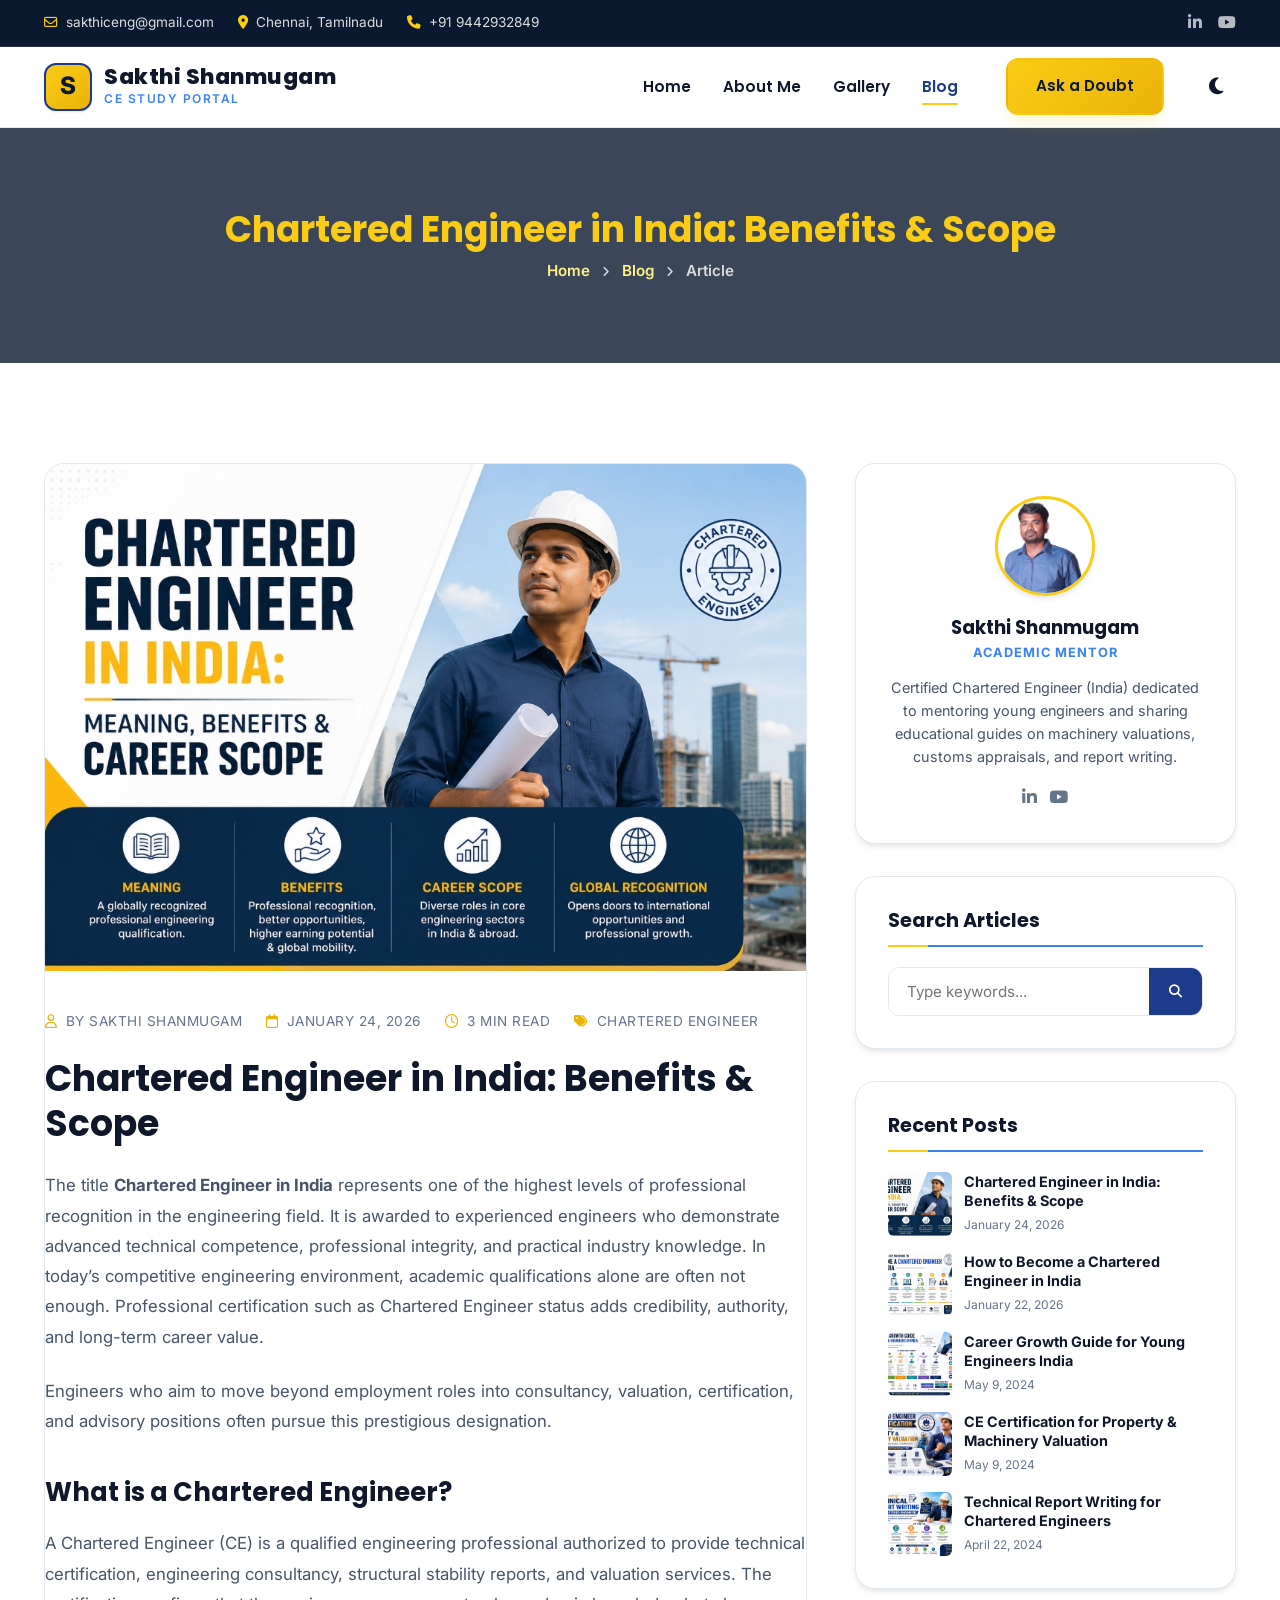
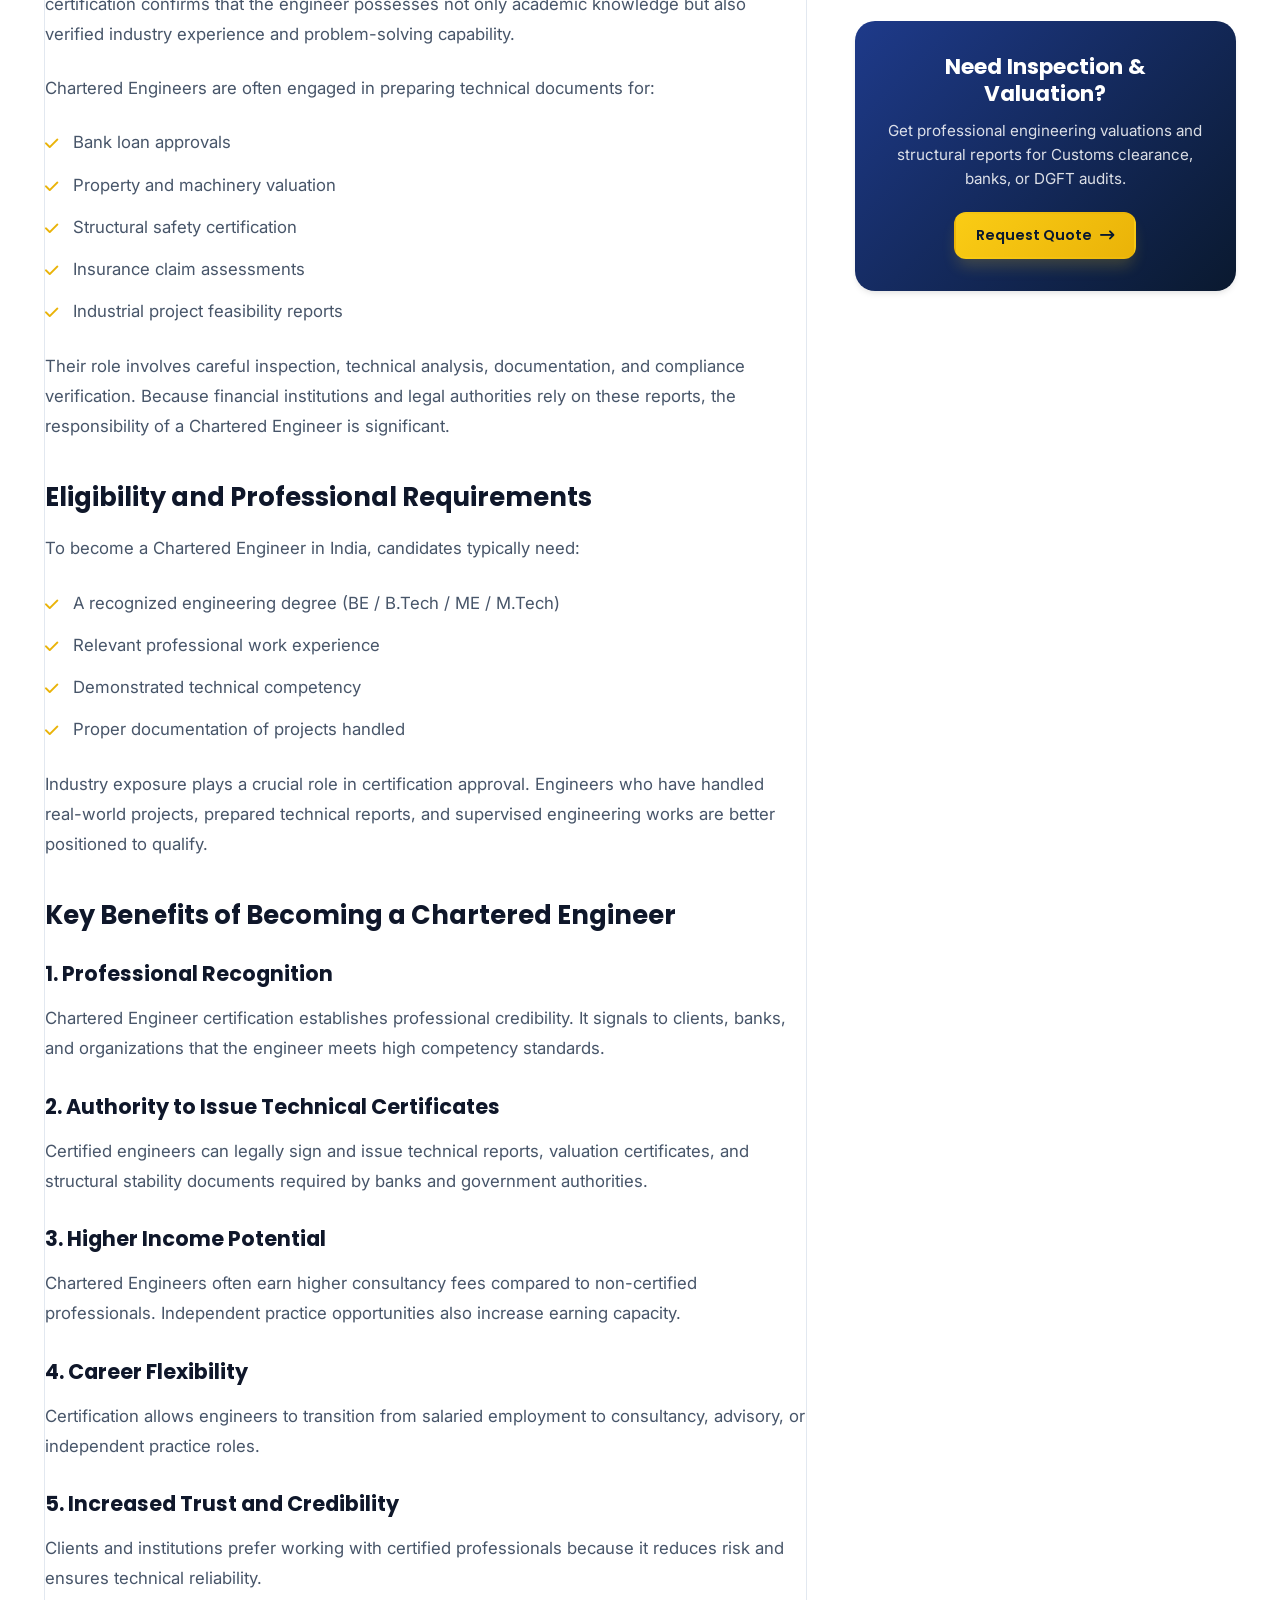
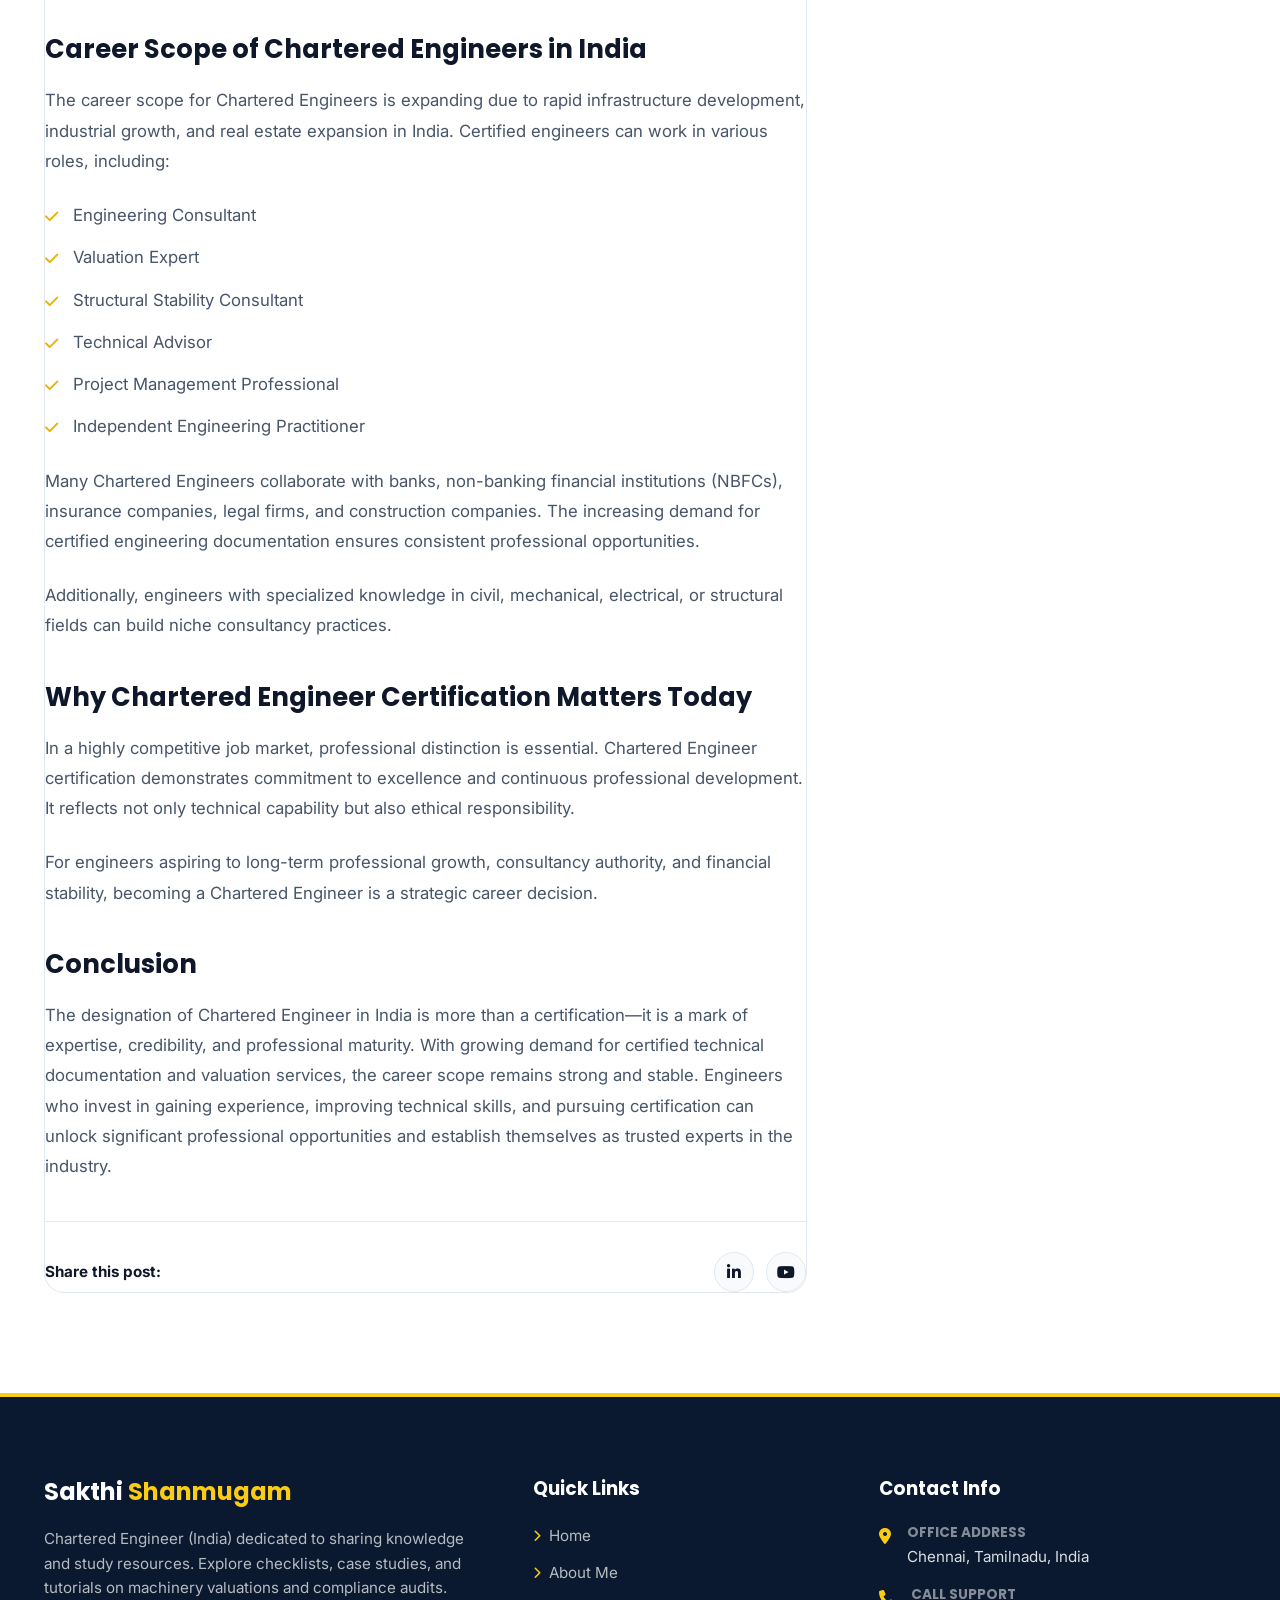
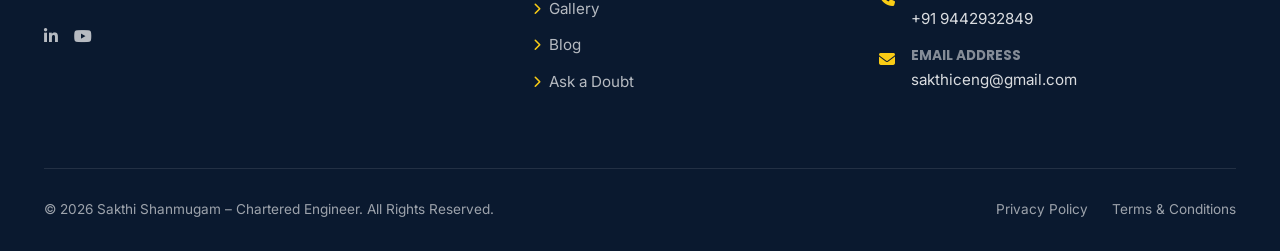
<file: chartered-engineer-in-india.html>
<!DOCTYPE html>
<html lang="en">
<head>
    <meta charset="UTF-8">
    <meta name="viewport" content="width=device-width, initial-scale=1.0">
    <title>Chartered Engineer in India: Benefits &amp; Scope - Sakthi Shanmugam | Chartered Engineer</title>
    
    <!-- SEO Meta Tags -->
    <meta name="description" content="Learn what a Chartered Engineer in India is, the benefits of certification, eligibility, and career scope in valuation, consultancy, and engineering services.">
    <meta name="keywords" content="Chartered Engineer, Machinery Valuation, Engineering Inspector Chennai, DGFT Certification, Customs Valuer">
    
    <!-- Google Fonts -->
    <link rel="preconnect" href="https://fonts.googleapis.com">
    <link rel="preconnect" href="https://fonts.gstatic.com" crossorigin>
    <link href="https://fonts.googleapis.com/css2?family=Inter:wght@300;400;500;600;700&family=Poppins:wght@400;500;600;700;800&display=swap" rel="stylesheet">
    
    <!-- FontAwesome -->
    <link rel="stylesheet" href="https://cdnjs.cloudflare.com/ajax/libs/font-awesome/6.4.0/css/all.min.css">
    
    <!-- Custom CSS -->
    <link rel="stylesheet" href="styles.css">
    
    <!-- Theme Initializer (Prevents theme flashing on load) -->
    <script>
        (function() {
            const storedTheme = localStorage.getItem('theme') || (window.matchMedia('(prefers-color-scheme: dark)').matches ? 'dark' : 'light');
            document.documentElement.setAttribute('data-theme', storedTheme);
        })();
    </script>
</head>
<body>

    <!-- Header Top Info Bar -->
    <header class="header-top">
        <div class="container">
            <div class="top-info">
                <div class="top-info-item">
                    <i class="fa-regular fa-envelope"></i>
                    <a href="mailto:sakthiceng@gmail.com">sakthiceng@gmail.com</a>
                </div>
                <div class="top-info-item">
                    <i class="fa-solid fa-location-dot"></i>
                    <span>Chennai, Tamilnadu</span>
                </div>
                <div class="top-info-item">
                    <i class="fa-solid fa-phone"></i>
                    <a href="tel:+919442932849">+91 9442932849</a>
                </div>
            </div>
            <div class="top-social">
                <a href="#" class="top-social-link" aria-label="LinkedIn"><i class="fa-brands fa-linkedin-in"></i></a>
                <a href="#" class="top-social-link" aria-label="YouTube"><i class="fa-brands fa-youtube"></i></a>
            </div>
        </div>
    </header>

    <!-- Main Navigation Bar -->
    <nav class="navbar" id="navbar">
        <div class="container">
            <a href="index.html" class="logo">
                <div class="logo-icon-box">S</div>
                <div class="logo-text-group">
                    <span class="logo-text">Sakthi Shanmugam</span>
                    <span class="logo-sub">CE Study Portal</span>
                </div>
            </a>
            
            <ul class="nav-menu">
                <li><a href="index.html" class="nav-link">Home</a></li>
                <li><a href="about.html" class="nav-link">About Me</a></li>
                <li><a href="gallery.html" class="nav-link">Gallery</a></li>
                <li><a href="blog.html" class="nav-link active">Blog</a></li>
                <li class="nav-cta"><a href="contact.html" class="btn btn-accent">Ask a Doubt</a></li>
                <li>
                    <button class="theme-toggle-btn" aria-label="Toggle Theme">
                        <i class="fa-solid fa-moon"></i>
                    </button>
                </li>
            </ul>
            
            <button class="mobile-toggle" aria-label="Toggle Menu">
                <i class="fa-solid fa-bars"></i>
            </button>
        </div>
    </nav>

    <!-- Drawer Backdrop for Mobile Drawer Menu -->
    <div class="drawer-backdrop"></div>

    <!-- Mobile Drawer Menu Navigation -->
    <div class="mobile-nav-drawer">
        <div class="drawer-header">
            <div class="logo">
                <div class="logo-icon-box">S</div>
                <span class="logo-text">Sakthi</span>
            </div>
            <div style="display: flex; gap: 12px; align-items: center;">
                <button class="theme-toggle-btn" aria-label="Toggle Theme">
                    <i class="fa-solid fa-moon"></i>
                </button>
                <button class="drawer-close"><i class="fa-solid fa-xmark"></i></button>
            </div>
        </div>
        <ul class="mobile-menu-links">
            <li><a href="index.html" class="mobile-nav-link">Home</a></li>
            <li><a href="about.html" class="mobile-nav-link">About Me</a></li>
            <li><a href="gallery.html" class="mobile-nav-link">Gallery</a></li>
            <li><a href="blog.html" class="mobile-nav-link active">Blog</a></li>
        </ul>
        <div class="drawer-cta">
            <a href="contact.html" class="btn btn-accent" style="width: 100%;">Ask a Doubt</a>
        </div>
    </div>

    <!-- Inner Page Header Banner -->
    <div class="breadcumb-area" style="background-image: linear-gradient(rgba(10, 25, 47, 0.8), rgba(10, 25, 47, 0.8)), url('https://balamurugan.in/new/wp-content/uploads/2026/04/Banner.png'); padding: 80px 0; background-size: cover; background-position: center; text-align: center; color: var(--color-bg-white);">
        <div class="container">
            <h2 style="font-size: 2.25rem; font-family: var(--font-heading); margin-bottom: 8px; color: var(--color-accent); line-height: 1.2;">Chartered Engineer in India: Benefits &amp; Scope</h2>
            <div class="breadcumb-inner" style="font-size: 0.95rem; font-weight: 600; color: rgba(255, 255, 255, 0.8);">
                <a href="index.html" style="color: var(--color-accent-light);">Home</a>
                <i class="fa-solid fa-angle-right" style="margin: 0 8px; font-size: 0.75rem;"></i>
                <a href="blog.html" style="color: var(--color-accent-light);">Blog</a>
                <i class="fa-solid fa-angle-right" style="margin: 0 8px; font-size: 0.75rem;"></i>
                <span>Article</span>
            </div>
        </div>
    </div>

    <!-- Blog Layout Section -->
    <section class="section">
        <div class="container">
            <div class="blog-layout">
                
                <!-- Left Column: Main Article Content -->
                <div class="blog-posts-list">
                    <article class="blog-large-card reveal" style="box-shadow: none; border-color: var(--color-border);">
                        <div class="blog-large-image">
                            <img src="blog-chartered-engineer-in-india.jpg" alt="Chartered Engineer in India: Benefits &amp; Scope">
                        </div>
                        <div class="blog-large-body" style="padding: 40px 0 0 0;">
                            <div class="blog-meta" style="margin-bottom: 24px;">
                                <span class="blog-meta-item"><i class="fa-regular fa-user"></i> by Sakthi Shanmugam</span>
                                <span class="blog-meta-item"><i class="fa-regular fa-calendar"></i> January 24, 2026</span>
                                <span class="blog-meta-item"><i class="fa-regular fa-clock"></i> 3 min read</span>
                                <span class="blog-meta-item"><i class="fa-solid fa-tags"></i> Chartered Engineer</span>
                            </div>
                            
                            <h1 class="blog-single-title">Chartered Engineer in India: Benefits &amp; Scope</h1>
                            
                            <div class="blog-single-content">
                                <p >The title <strong>Chartered Engineer in India</strong> represents one of the highest levels of professional recognition in the engineering field. It is awarded to experienced engineers who demonstrate advanced technical competence, professional integrity, and practical industry knowledge. In today’s competitive engineering environment, academic qualifications alone are often not enough. Professional certification such as Chartered Engineer status adds credibility, authority, and long-term career value.</p>
<p >Engineers who aim to move beyond employment roles into consultancy, valuation, certification, and advisory positions often pursue this prestigious designation.</p>
<h2 >What is a Chartered Engineer?</h2>
<p >A Chartered Engineer (CE) is a qualified engineering professional authorized to provide technical certification, engineering consultancy, structural stability reports, and valuation services. The certification confirms that the engineer possesses not only academic knowledge but also verified industry experience and problem-solving capability.</p>
<p >Chartered Engineers are often engaged in preparing technical documents for:</p>
<ul>
<li>Bank loan approvals</li>
<li>Property and machinery valuation</li>
<li>Structural safety certification</li>
<li>Insurance claim assessments</li>
<li>Industrial project feasibility reports</li>
</ul>
<p >Their role involves careful inspection, technical analysis, documentation, and compliance verification. Because financial institutions and legal authorities rely on these reports, the responsibility of a Chartered Engineer is significant.</p>
<h2 >Eligibility and Professional Requirements</h2>
<p >To become a Chartered Engineer in India, candidates typically need:</p>
<ul>
<li>A recognized engineering degree (BE / B.Tech / ME / M.Tech)</li>
<li>Relevant professional work experience</li>
<li>Demonstrated technical competency</li>
<li>Proper documentation of projects handled</li>
</ul>
<p >Industry exposure plays a crucial role in certification approval. Engineers who have handled real-world projects, prepared technical reports, and supervised engineering works are better positioned to qualify.</p>
<h2 >Key Benefits of Becoming a Chartered Engineer</h2>
<h3 >1. Professional Recognition</h3>
<p >Chartered Engineer certification establishes professional credibility. It signals to clients, banks, and organizations that the engineer meets high competency standards.</p>
<h3 >2. Authority to Issue Technical Certificates</h3>
<p >Certified engineers can legally sign and issue technical reports, valuation certificates, and structural stability documents required by banks and government authorities.</p>
<h3 >3. Higher Income Potential</h3>
<p >Chartered Engineers often earn higher consultancy fees compared to non-certified professionals. Independent practice opportunities also increase earning capacity.</p>
<h3 >4. Career Flexibility</h3>
<p >Certification allows engineers to transition from salaried employment to consultancy, advisory, or independent practice roles.</p>
<h3 >5. Increased Trust and Credibility</h3>
<p >Clients and institutions prefer working with certified professionals because it reduces risk and ensures technical reliability.</p>
<h2 >Career Scope of Chartered Engineers in India</h2>
<p >The career scope for Chartered Engineers is expanding due to rapid infrastructure development, industrial growth, and real estate expansion in India. Certified engineers can work in various roles, including:</p>
<ul>
<li>Engineering Consultant</li>
<li>Valuation Expert</li>
<li>Structural Stability Consultant</li>
<li>Technical Advisor</li>
<li>Project Management Professional</li>
<li>Independent Engineering Practitioner</li>
</ul>
<p >Many Chartered Engineers collaborate with banks, non-banking financial institutions (NBFCs), insurance companies, legal firms, and construction companies. The increasing demand for certified engineering documentation ensures consistent professional opportunities.</p>
<p >Additionally, engineers with specialized knowledge in civil, mechanical, electrical, or structural fields can build niche consultancy practices.</p>
<h2 >Why Chartered Engineer Certification Matters Today</h2>
<p >In a highly competitive job market, professional distinction is essential. Chartered Engineer certification demonstrates commitment to excellence and continuous professional development. It reflects not only technical capability but also ethical responsibility.</p>
<p >For engineers aspiring to long-term professional growth, consultancy authority, and financial stability, becoming a Chartered Engineer is a strategic career decision.</p>
<h2 >Conclusion</h2>
<p >The designation of Chartered Engineer in India is more than a certification—it is a mark of expertise, credibility, and professional maturity. With growing demand for certified technical documentation and valuation services, the career scope remains strong and stable. Engineers who invest in gaining experience, improving technical skills, and pursuing certification can unlock significant professional opportunities and establish themselves as trusted experts in the industry.</p>
                            </div>
                            
                            <!-- Share Post -->
                            <div class="blog-share-box reveal">
                                <span>Share this post:</span>
                                <div class="share-icons">
                                    <a href="#" aria-label="LinkedIn"><i class="fa-brands fa-linkedin-in"></i></a>
                                    <a href="#" aria-label="YouTube"><i class="fa-brands fa-youtube"></i></a>
                                </div>
                            </div>
                        </div>
                    </article>
                </div>
                
                <!-- Right Column: Sidebar -->
                <aside class="sidebar">
                    
                    <!-- Bio Widget -->
                    <div class="widget widget-bio reveal">
                        <div class="widget-bio-avatar">
                            <img src="profile.png" alt="Sakthi Shanmugam">
                        </div>
                        <h4 class="widget-bio-name">Sakthi Shanmugam</h4>
                        <div class="widget-bio-role">Academic Mentor</div>
                        <p class="widget-bio-desc">Certified Chartered Engineer (India) dedicated to mentoring young engineers and sharing educational guides on machinery valuations, customs appraisals, and report writing.</p>
                        <div class="widget-bio-social">
                            <a href="#" aria-label="LinkedIn"><i class="fa-brands fa-linkedin-in"></i></a>
                            <a href="#" aria-label="YouTube"><i class="fa-brands fa-youtube"></i></a>
                        </div>
                    </div>

                    <!-- Search Widget -->
                    <div class="widget reveal reveal-delay-1">
                        <h4 class="widget-title">Search Articles</h4>
                        <form class="search-form" onsubmit="event.preventDefault(); alert('Search is disabled for static demo');">
                            <input type="text" class="search-input" placeholder="Type keywords...">
                            <button type="submit" class="search-btn"><i class="fa-solid fa-magnifying-glass"></i></button>
                        </form>
                    </div>
                    
                    <!-- Recent Posts Widget -->
                    <div class="widget reveal reveal-delay-2">
                        <h4 class="widget-title">Recent Posts</h4>
                        <ul class="widget-posts-list">
                            <li class="widget-post-item">
                                <div class="widget-post-thumb"><img src="blog-chartered-engineer-in-india.jpg" alt="Chartered Engineer in India: Benefits &amp; Scope"></div>
                                <div class="widget-post-content">
                                    <a href="chartered-engineer-in-india.html" class="widget-post-title">Chartered Engineer in India: Benefits &amp; Scope</a>
                                    <span class="widget-post-date">January 24, 2026</span>
                                </div>
                            </li>
                            <li class="widget-post-item">
                                <div class="widget-post-thumb"><img src="blog-step-by-step-process.jpg" alt="How to Become a Chartered Engineer in India"></div>
                                <div class="widget-post-content">
                                    <a href="step-by-step-process-chartered-engineer-india.html" class="widget-post-title">How to Become a Chartered Engineer in India</a>
                                    <span class="widget-post-date">January 22, 2026</span>
                                </div>
                            </li>
                            <li class="widget-post-item">
                                <div class="widget-post-thumb"><img src="blog-career-growth-guide.jpg" alt="Career Growth Guide for Young Engineers India"></div>
                                <div class="widget-post-content">
                                    <a href="career-growth-guide-young-engineers-india.html" class="widget-post-title">Career Growth Guide for Young Engineers India</a>
                                    <span class="widget-post-date">May 9, 2024</span>
                                </div>
                            </li>
                            <li class="widget-post-item">
                                <div class="widget-post-thumb"><img src="blog-machinery-valuation.jpg" alt="CE Certification for Property &amp; Machinery Valuation"></div>
                                <div class="widget-post-content">
                                    <a href="chartered-engineer-certification-property-machinery-valuation.html" class="widget-post-title">CE Certification for Property &amp; Machinery Valuation</a>
                                    <span class="widget-post-date">May 9, 2024</span>
                                </div>
                            </li>
                            <li class="widget-post-item">
                                <div class="widget-post-thumb"><img src="blog-technical-report-writing.jpg" alt="Technical Report Writing for Chartered Engineers"></div>
                                <div class="widget-post-content">
                                    <a href="technical-report-writing-chartered-engineers.html" class="widget-post-title">Technical Report Writing for Chartered Engineers</a>
                                    <span class="widget-post-date">April 22, 2024</span>
                                </div>
                            </li>
                        </ul>
                    </div>

                    <!-- Service CTA Widget -->
                    <div class="widget widget-cta reveal reveal-delay-3">
                        <h4>Need Inspection & Valuation?</h4>
                        <p>Get professional engineering valuations and structural reports for Customs clearance, banks, or DGFT audits.</p>
                        <a href="contact.html" class="btn btn-accent">Request Quote <i class="fa-solid fa-arrow-right-long"></i></a>
                    </div>
                </aside>
                
            </div>
        </div>
    </section>

    <!-- Footer -->
    <footer class="footer">
        <div class="container">
            <div class="footer-grid">
                <div class="footer-brand">
                    <h3>Sakthi <span>Shanmugam</span></h3>
                    <p>Chartered Engineer (India) dedicated to sharing knowledge and study resources. Explore checklists, case studies, and tutorials on machinery valuations and compliance audits.</p>
                    <div class="top-social">
                <a href="#" class="top-social-link" aria-label="LinkedIn"><i class="fa-brands fa-linkedin-in"></i></a>
                <a href="#" class="top-social-link" aria-label="YouTube"><i class="fa-brands fa-youtube"></i></a>
            </div>
                </div>
                <div>
                    <h4 style="font-size: 1.15rem; color: #ffffff; margin-bottom: 24px;">Quick Links</h4>
                    <ul class="footer-links-list">
                        <li class="footer-link-item"><a href="index.html"><i class="fa-solid fa-chevron-right"></i> Home</a></li>
                        <li class="footer-link-item"><a href="about.html"><i class="fa-solid fa-chevron-right"></i> About Me</a></li>
                        <li class="footer-link-item"><a href="gallery.html"><i class="fa-solid fa-chevron-right"></i> Gallery</a></li>
                        <li class="footer-link-item"><a href="blog.html"><i class="fa-solid fa-chevron-right"></i> Blog</a></li>
                        <li class="footer-link-item"><a href="contact.html"><i class="fa-solid fa-chevron-right"></i> Ask a Doubt</a></li>
                    </ul>
                </div>
                <div>
                    <h4 style="font-size: 1.15rem; color: #ffffff; margin-bottom: 24px;">Contact Info</h4>
                    <div class="footer-contact-item">
                        <i class="fa-solid fa-location-dot"></i>
                        <div class="footer-contact-details">
                            <h5>Office Address</h5>
                            <p>Chennai, Tamilnadu, India</p>
                        </div>
                    </div>
                    <div class="footer-contact-item">
                        <i class="fa-solid fa-phone"></i>
                        <div class="footer-contact-details">
                            <h5>Call Support</h5>
                            <p>+91 9442932849</p>
                        </div>
                    </div>
                    <div class="footer-contact-item">
                        <i class="fa-solid fa-envelope"></i>
                        <div class="footer-contact-details">
                            <h5>Email Address</h5>
                            <p>sakthiceng@gmail.com</p>
                        </div>
                    </div>
                </div>
            </div>
            
            <div class="footer-bottom">
                <p>&copy; 2026 Sakthi Shanmugam – Chartered Engineer. All Rights Reserved.</p>
                <ul class="footer-bottom-links">
                    <li><a href="#">Privacy Policy</a></li>
                    <li><a href="#">Terms & Conditions</a></li>
                </ul>
            </div>
        </div>
    </footer>

    <!-- Script File -->
    <script src="script.js"></script>
</body>
</html>
</file>
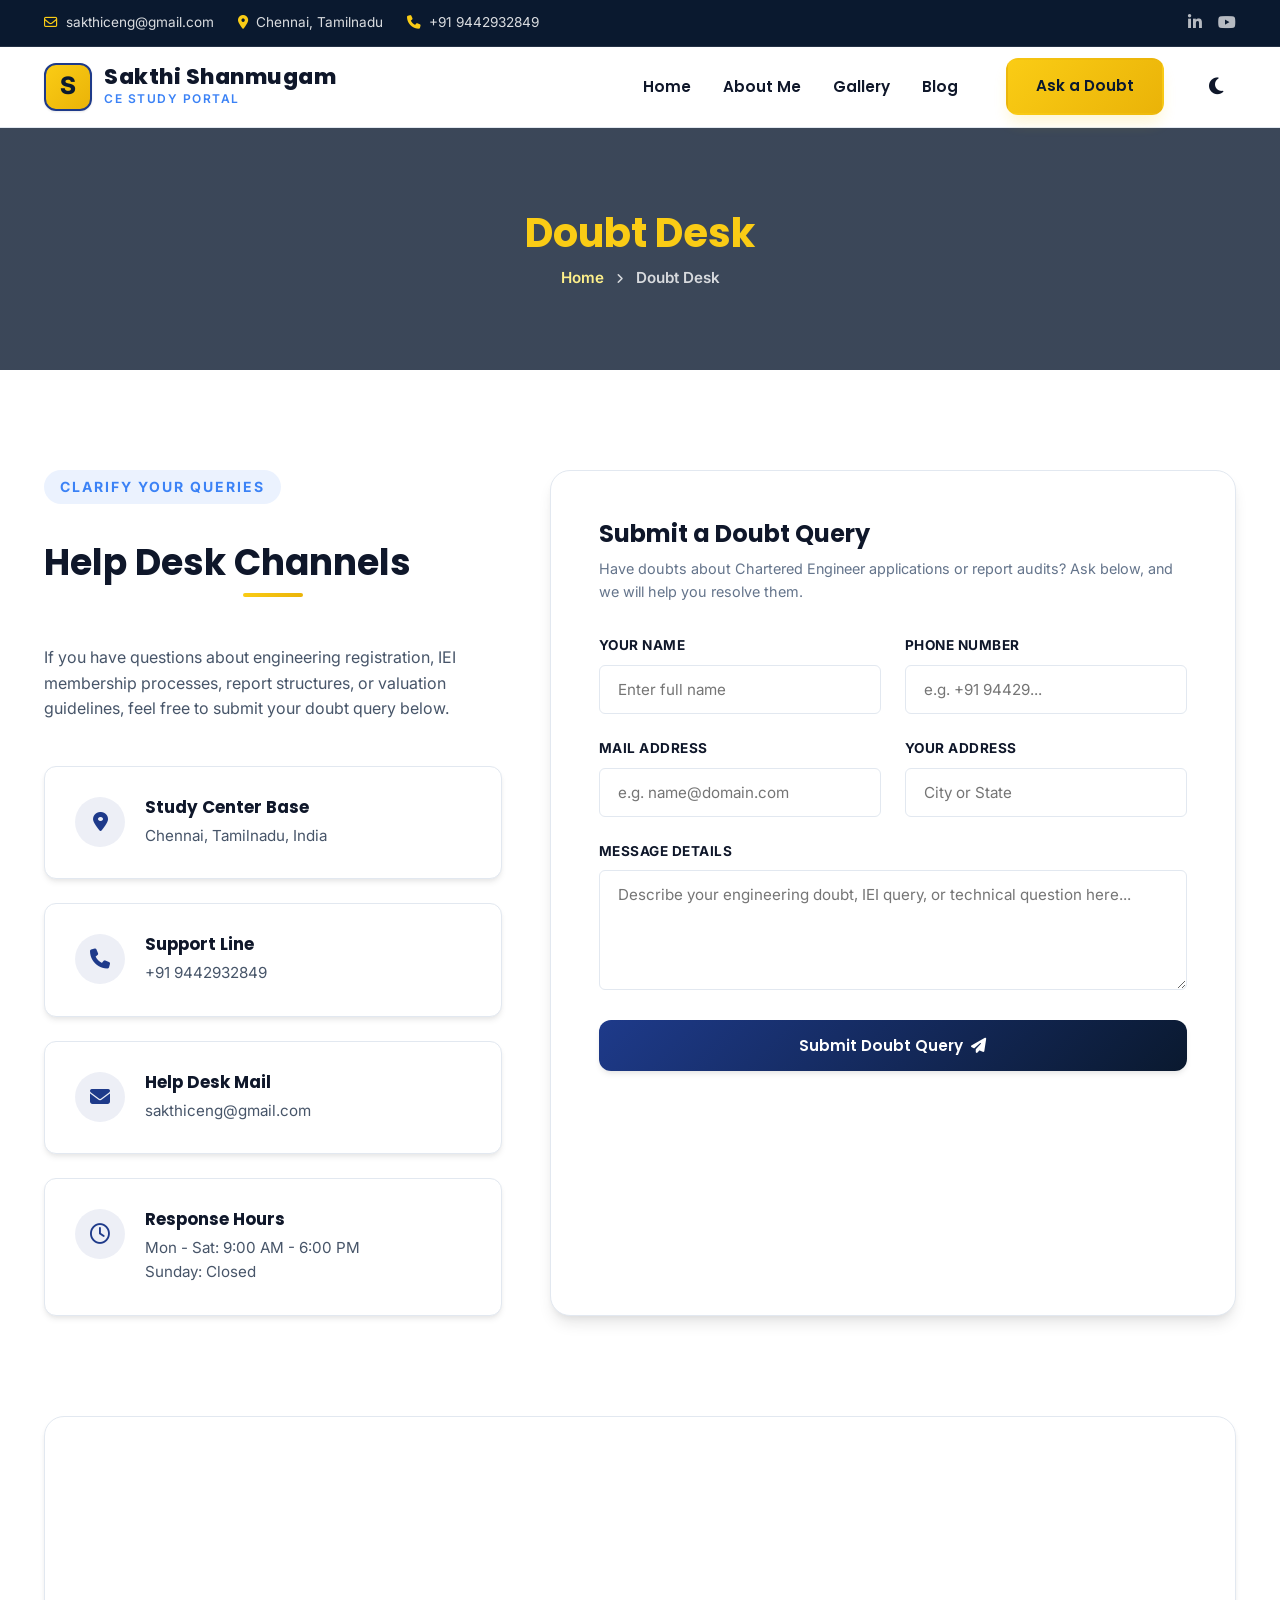
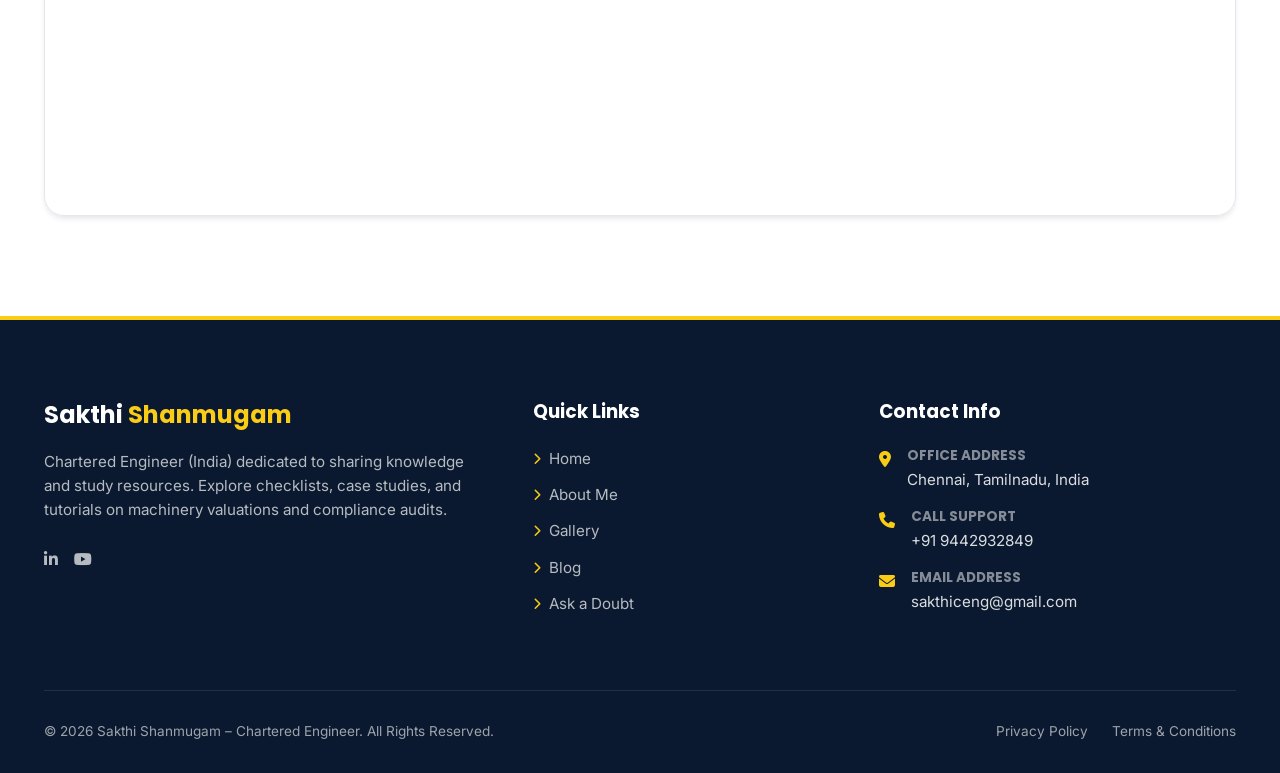
<file: contact.html>
<!DOCTYPE html>
<html lang="en">
<head>
    <meta charset="UTF-8">
    <meta name="viewport" content="width=device-width, initial-scale=1.0">
    <title>Contact Us - Sakthi Shanmugam | Chartered Engineer in Chennai</title>
    
    <!-- SEO Meta Tags -->
    <meta name="description" content="Contact Sakthi Shanmugam, Chartered Engineer in Chennai for machinery valuation, customs inspection support, and DGFT certifications.">
    <meta name="keywords" content="Chartered Engineer Contact, Machinery Valuer Phone Number, Sakthi Shanmugam Email, Chennai Engineering Appraiser Address">
    
    <!-- Google Fonts -->
    <link rel="preconnect" href="https://fonts.googleapis.com">
    <link rel="preconnect" href="https://fonts.gstatic.com" crossorigin>
    <link href="https://fonts.googleapis.com/css2?family=Inter:wght@300;400;500;600;700&family=Poppins:wght@400;500;600;700;800&display=swap" rel="stylesheet">
    
    <!-- FontAwesome -->
    <link rel="stylesheet" href="https://cdnjs.cloudflare.com/ajax/libs/font-awesome/6.4.0/css/all.min.css">
    
    <!-- Custom CSS -->
    <link rel="stylesheet" href="styles.css">    
    <!-- Theme Initializer (Prevents theme flashing on load) -->
    <script>
        (function() {
            const storedTheme = localStorage.getItem('theme') || (window.matchMedia('(prefers-color-scheme: dark)').matches ? 'dark' : 'light');
            document.documentElement.setAttribute('data-theme', storedTheme);
        })();
    </script>
</head>
<body>

    <!-- Header Top Info Bar -->
    <header class="header-top">
        <div class="container">
            <div class="top-info">
                <div class="top-info-item">
                    <i class="fa-regular fa-envelope"></i>
                    <a href="mailto:sakthiceng@gmail.com">sakthiceng@gmail.com</a>
                </div>
                <div class="top-info-item">
                    <i class="fa-solid fa-location-dot"></i>
                    <span>Chennai, Tamilnadu</span>
                </div>
                <div class="top-info-item">
                    <i class="fa-solid fa-phone"></i>
                    <a href="tel:+919442932849">+91 9442932849</a>
                </div>
            </div>
            <div class="top-social">
                <a href="#" class="top-social-link" aria-label="LinkedIn"><i class="fa-brands fa-linkedin-in"></i></a>
                <a href="#" class="top-social-link" aria-label="YouTube"><i class="fa-brands fa-youtube"></i></a>
            </div>
        </div>
    </header>

    <!-- Main Navigation Bar -->
    <nav class="navbar" id="navbar">
        <div class="container">
            <a href="index.html" class="logo">
                <div class="logo-icon-box">S</div>
                <div class="logo-text-group">
                    <span class="logo-text">Sakthi Shanmugam</span>
                    <span class="logo-sub">CE Study Portal</span>
                </div>
            </a>
            
            <ul class="nav-menu">
                <li><a href="index.html" class="nav-link">Home</a></li>
                <li><a href="about.html" class="nav-link">About Me</a></li>
                <li><a href="gallery.html" class="nav-link">Gallery</a></li>
                <li><a href="blog.html" class="nav-link">Blog</a></li>
                <li class="nav-cta"><a href="contact.html" class="btn btn-accent">Ask a Doubt</a></li>
                <li>
                    <button class="theme-toggle-btn" aria-label="Toggle Theme">
                        <i class="fa-solid fa-moon"></i>
                    </button>
                </li>
            </ul>
            
            <button class="mobile-toggle" aria-label="Toggle Menu">
                <i class="fa-solid fa-bars"></i>
            </button>
        </div>
    </nav>

    <!-- Drawer Backdrop for Mobile Drawer Menu -->
    <div class="drawer-backdrop"></div>

    <!-- Mobile Drawer Menu Navigation -->
    <div class="mobile-nav-drawer">
        <div class="drawer-header">
            <div class="logo">
                <div class="logo-icon-box">S</div>
                <span class="logo-text">Sakthi</span>
            </div>
            <div style="display: flex; gap: 12px; align-items: center;">
                <button class="theme-toggle-btn" aria-label="Toggle Theme">
                    <i class="fa-solid fa-moon"></i>
                </button>
                <button class="drawer-close"><i class="fa-solid fa-xmark"></i></button>
            </div>
        </div>
        <ul class="mobile-menu-links">
            <li><a href="index.html" class="mobile-nav-link">Home</a></li>
            <li><a href="about.html" class="mobile-nav-link">About Me</a></li>
            <li><a href="gallery.html" class="mobile-nav-link">Gallery</a></li>
            <li><a href="blog.html" class="mobile-nav-link">Blog</a></li>
        </ul>
        <div class="drawer-cta">
            <a href="contact.html" class="btn btn-accent" style="width: 100%;">Ask a Doubt</a>
        </div>
    </div>

    <!-- Inner Page Header Banner -->
    <div class="breadcumb-area" style="background-image: linear-gradient(rgba(10, 25, 47, 0.8), rgba(10, 25, 47, 0.8)), url('https://balamurugan.in/new/wp-content/uploads/2026/04/Banner.png'); padding: 80px 0; background-size: cover; background-position: center; text-align: center; color: var(--color-bg-white);">
        <div class="container">
            <h2 style="font-size: 2.5rem; font-family: var(--font-heading); margin-bottom: 8px; color: var(--color-accent);">Doubt Desk</h2>
            <div class="breadcumb-inner" style="font-size: 0.95rem; font-weight: 600; color: rgba(255, 255, 255, 0.8);">
                <a href="index.html" style="color: var(--color-accent-light);">Home</a>
                <i class="fa-solid fa-angle-right" style="margin: 0 8px; font-size: 0.75rem;"></i>
                <span>Doubt Desk</span>
            </div>
        </div>
    </div>

    <!-- Contact Grid Panel Section -->
    <section class="section">
        <div class="container">
            <div class="contact-grid">
                
                <!-- Left Column: Contact Cards -->
                <div class="contact-info-panel reveal">
                    <span class="section-subtitle" style="align-self: flex-start;">Clarify Your Queries</span>
                    <h2 class="section-title" style="text-align: left; margin-left: 0; padding-bottom: 12px; margin-bottom: 24px;">Help Desk Channels</h2>
                    <p style="color: var(--color-text-muted); margin-bottom: 20px;">If you have questions about engineering registration, IEI membership processes, report structures, or valuation guidelines, feel free to submit your doubt query below.</p>
                    
                    <!-- Card 1 -->
                    <div class="contact-info-card reveal reveal-delay-1">
                        <div class="contact-icon"><i class="fa-solid fa-location-dot"></i></div>
                        <div class="contact-info-details">
                            <h4>Study Center Base</h4>
                            <p>Chennai, Tamilnadu, India</p>
                        </div>
                    </div>

                    <!-- Card 2 -->
                    <div class="contact-info-card reveal reveal-delay-2">
                        <div class="contact-icon"><i class="fa-solid fa-phone"></i></div>
                        <div class="contact-info-details">
                            <h4>Support Line</h4>
                            <p><a href="tel:+919442932849">+91 9442932849</a></p>
                        </div>
                    </div>

                    <!-- Card 3 -->
                    <div class="contact-info-card reveal reveal-delay-3">
                        <div class="contact-icon"><i class="fa-solid fa-envelope"></i></div>
                        <div class="contact-info-details">
                            <h4>Help Desk Mail</h4>
                            <p><a href="mailto:sakthiceng@gmail.com">sakthiceng@gmail.com</a></p>
                        </div>
                    </div>

                    <!-- Card 4 -->
                    <div class="contact-info-card reveal reveal-delay-3">
                        <div class="contact-icon"><i class="fa-regular fa-clock"></i></div>
                        <div class="contact-info-details">
                            <h4>Response Hours</h4>
                            <p>Mon - Sat: 9:00 AM - 6:00 PM<br>Sunday: Closed</p>
                        </div>
                    </div>
                </div>

                <!-- Right Column: Form Panel -->
                <div class="contact-form-panel reveal reveal-delay-2">
                    <h3 class="form-title">Submit a Doubt Query</h3>
                    <p class="form-subtitle">Have doubts about Chartered Engineer applications or report audits? Ask below, and we will help you resolve them.</p>
                    
                    <form id="contactForm" novalidate>
                        <div class="form-row">
                            <div class="form-group">
                                <label for="name" class="form-label">Your Name</label>
                                <input type="text" id="name" class="form-input" placeholder="Enter full name" required>
                            </div>
                            <div class="form-group">
                                <label for="phone" class="form-label">Phone Number</label>
                                <input type="tel" id="phone" class="form-input" placeholder="e.g. +91 94429..." required>
                            </div>
                        </div>
                        <div class="form-row">
                            <div class="form-group">
                                <label for="email" class="form-label">Mail Address</label>
                                <input type="email" id="email" class="form-input" placeholder="e.g. name@domain.com" required>
                            </div>
                            <div class="form-group">
                                <label for="address" class="form-label">Your Address</label>
                                <input type="text" id="address" class="form-input" placeholder="City or State">
                            </div>
                        </div>
                        <div class="form-group form-group-full" style="margin-bottom: 30px;">
                            <label for="message" class="form-label">Message Details</label>
                            <textarea id="message" class="form-input" placeholder="Describe your engineering doubt, IEI query, or technical question here..." required></textarea>
                        </div>
                        
                        <button type="submit" class="btn btn-primary" style="width: 100%; border: none;">Submit Doubt Query <i class="fa-solid fa-paper-plane"></i></button>
                    </form>
                </div>

            </div>
        </div>
    </section>

    <!-- Embedded Google Map Placeholder Section -->
    <section class="section" style="padding-top: 0;">
        <div class="container">
            <div style="border-radius: var(--radius-lg); overflow: hidden; box-shadow: var(--shadow-md); border: 1px solid var(--color-border); height: 400px; width: 100%;" class="reveal">
                <iframe src="https://www.google.com/maps/embed?pb=!1m18!1m12!1m3!1d248849.88653935277!2d80.06892418386475!3d13.047525318182743!2m3!1f0!2f0!3f0!3m2!1i1024!2i768!4f13.1!3m3!1m2!1s0x3a5265ea4f7d3361%3A0x82b47774ad57870!2sChennai%2C%20Tamil%20Nadu!5e0!3m2!1sen!2sin!4v1686810000000!5m2!1sen!2sin" 
                        width="100%" height="100%" style="border:0;" allowfullscreen="" loading="lazy" referrerpolicy="no-referrer-when-downgrade"></iframe>
            </div>
        </div>
    </section>

    <!-- Footer -->
    <footer class="footer">
        <div class="container">
            <div class="footer-grid">
                <div class="footer-brand">
                    <h3>Sakthi <span>Shanmugam</span></h3>
                    <p>Chartered Engineer (India) dedicated to sharing knowledge and study resources. Explore checklists, case studies, and tutorials on machinery valuations and compliance audits.</p>
                    <div class="top-social">
                        <a href="#" class="top-social-link" aria-label="LinkedIn"><i class="fa-brands fa-linkedin-in"></i></a>
                        <a href="#" class="top-social-link" aria-label="YouTube"><i class="fa-brands fa-youtube"></i></a>
                    </div>
                </div>
                <div>
                    <h4 style="font-size: 1.15rem; color: var(--color-bg-white); margin-bottom: 24px;">Quick Links</h4>
                    <ul class="footer-links-list">
                        <li class="footer-link-item"><a href="index.html"><i class="fa-solid fa-chevron-right"></i> Home</a></li>
                        <li class="footer-link-item"><a href="about.html"><i class="fa-solid fa-chevron-right"></i> About Me</a></li>
                        <li class="footer-link-item"><a href="gallery.html"><i class="fa-solid fa-chevron-right"></i> Gallery</a></li>
                        <li class="footer-link-item"><a href="blog.html"><i class="fa-solid fa-chevron-right"></i> Blog</a></li>
                        <li class="footer-link-item"><a href="contact.html"><i class="fa-solid fa-chevron-right"></i> Ask a Doubt</a></li>
                    </ul>
                </div>
                <div>
                    <h4 style="font-size: 1.15rem; color: var(--color-bg-white); margin-bottom: 24px;">Contact Info</h4>
                    <div class="footer-contact-item">
                        <i class="fa-solid fa-location-dot"></i>
                        <div class="footer-contact-details">
                            <h5>Office Address</h5>
                            <p>Chennai, Tamilnadu, India</p>
                        </div>
                    </div>
                    <div class="footer-contact-item">
                        <i class="fa-solid fa-phone"></i>
                        <div class="footer-contact-details">
                            <h5>Call Support</h5>
                            <p>+91 9442932849</p>
                        </div>
                    </div>
                    <div class="footer-contact-item">
                        <i class="fa-solid fa-envelope"></i>
                        <div class="footer-contact-details">
                            <h5>Email Address</h5>
                            <p>sakthiceng@gmail.com</p>
                        </div>
                    </div>
                </div>
            </div>
            
            <div class="footer-bottom">
                <p>&copy; 2026 Sakthi Shanmugam – Chartered Engineer. All Rights Reserved.</p>
                <ul class="footer-bottom-links">
                    <li><a href="#">Privacy Policy</a></li>
                    <li><a href="#">Terms & Conditions</a></li>
                </ul>
            </div>
        </div>
    </footer>

    <!-- Script File -->
    <script src="script.js"></script>
</body>
</html>
</file>
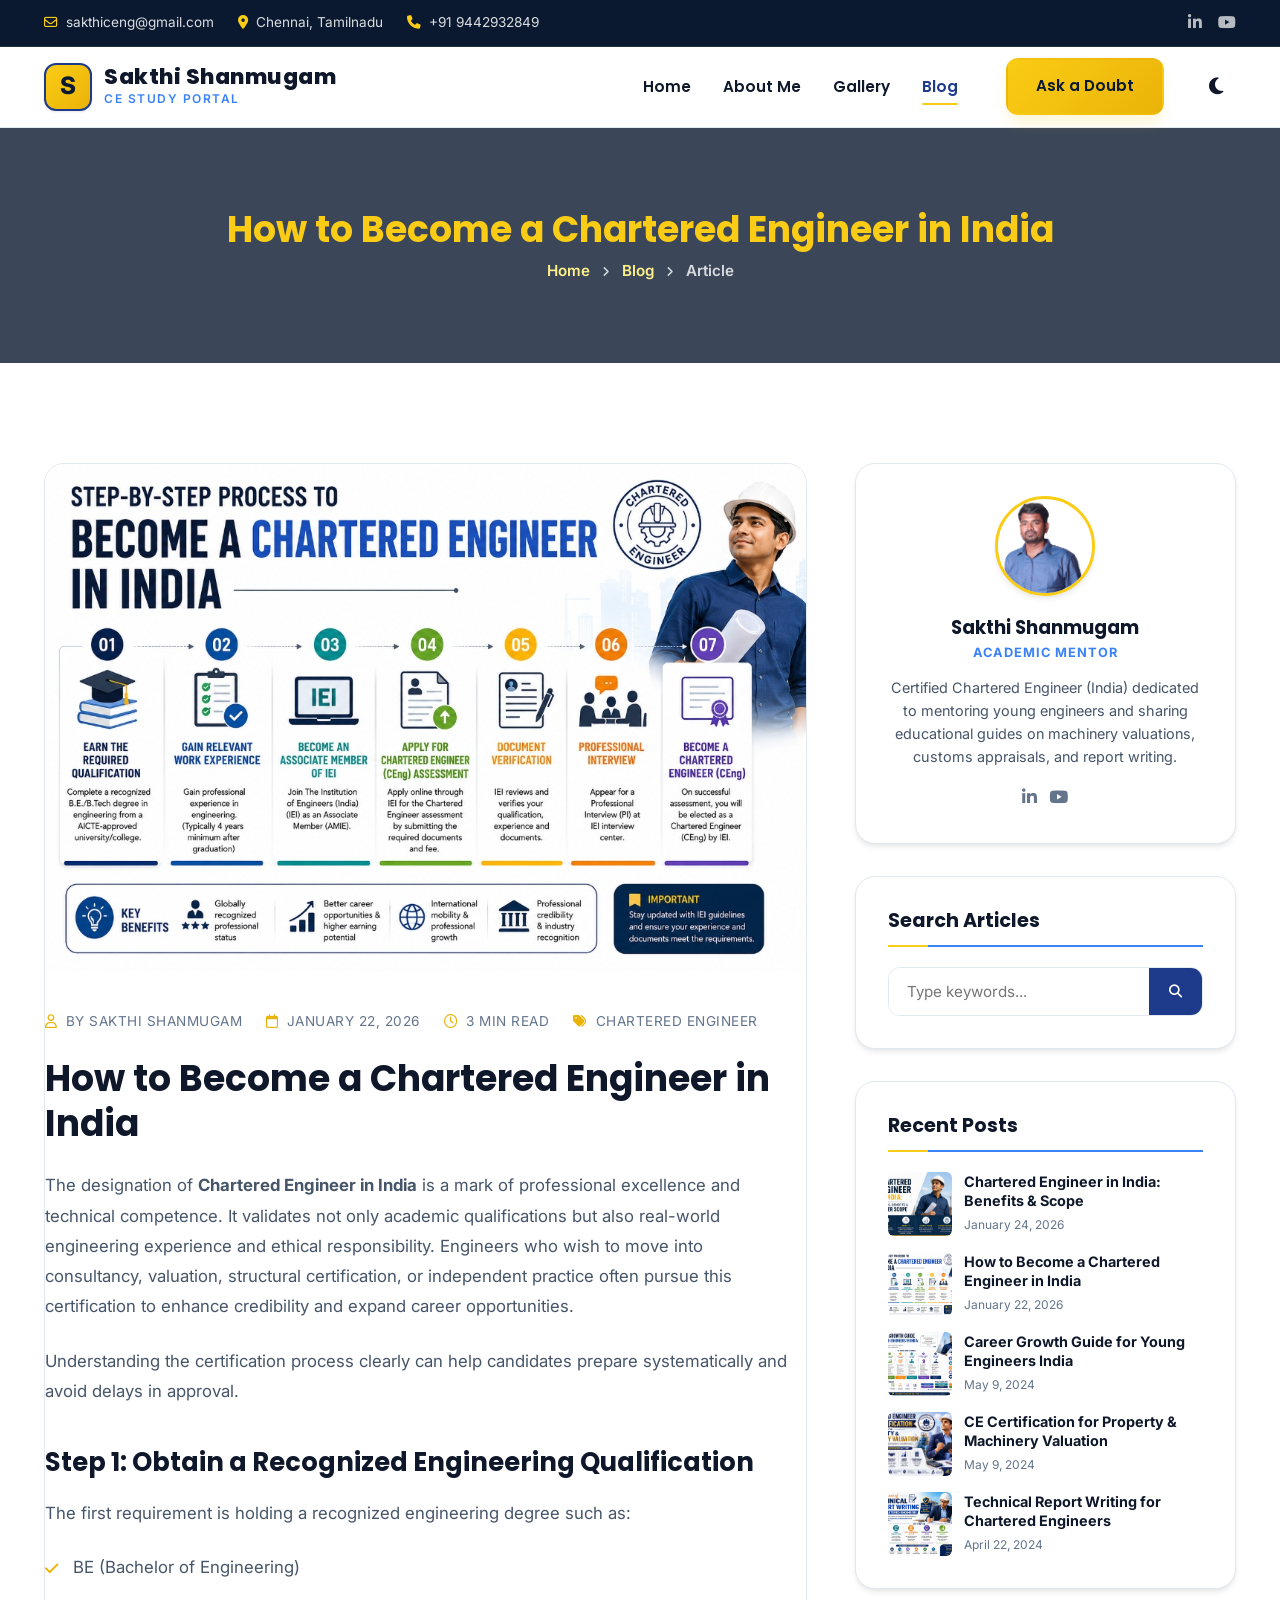
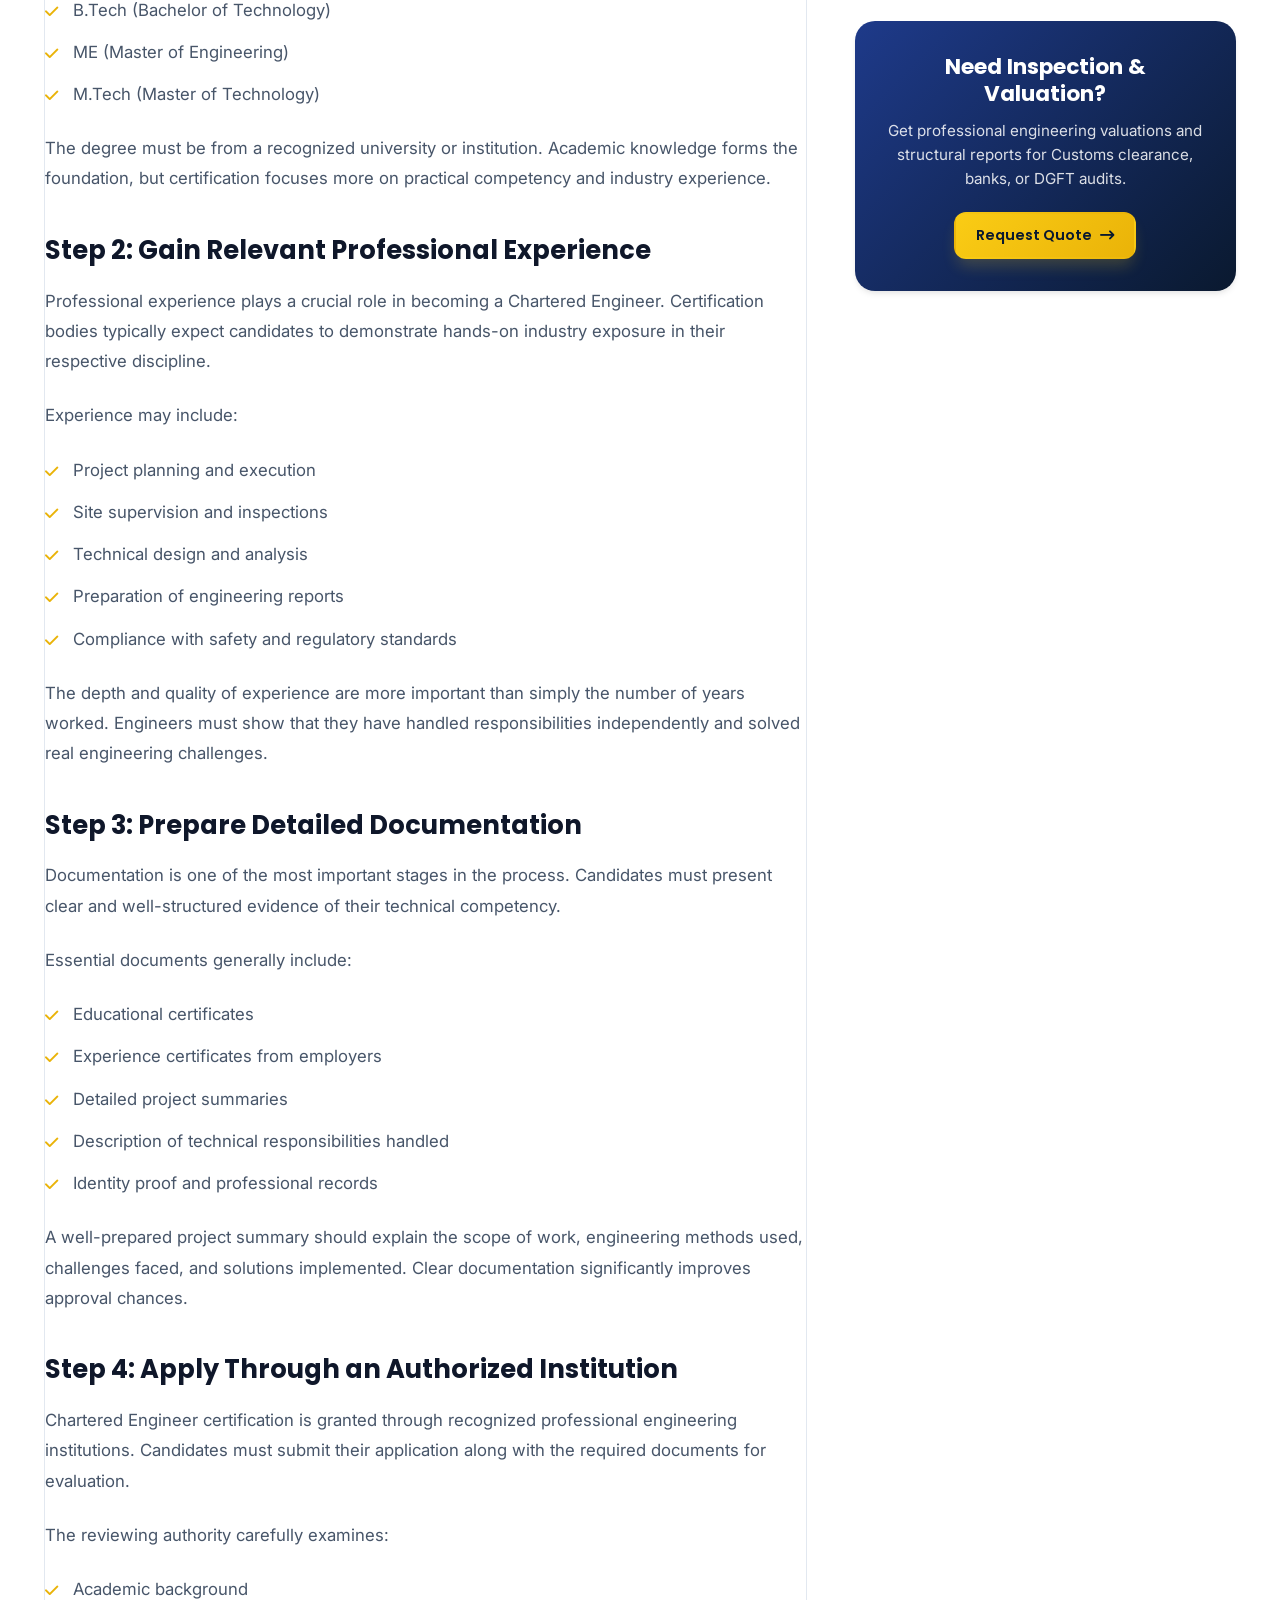
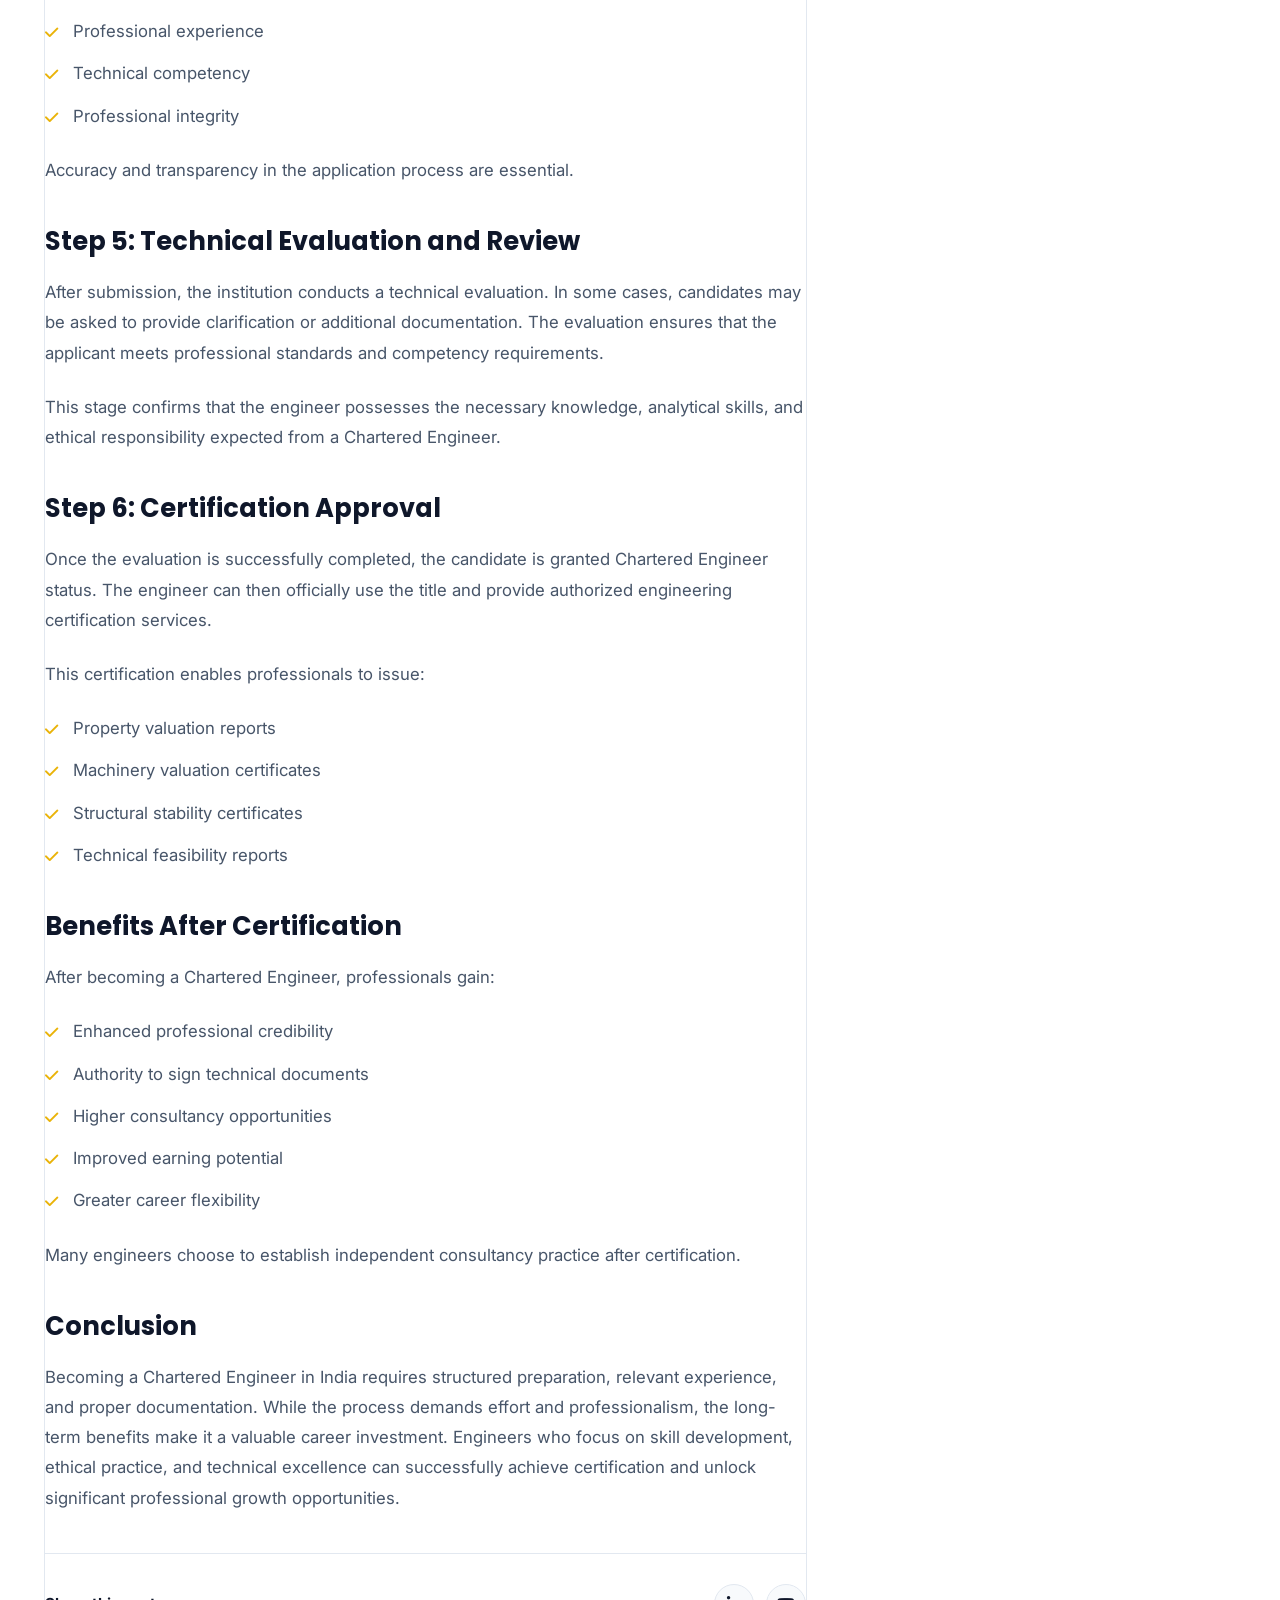
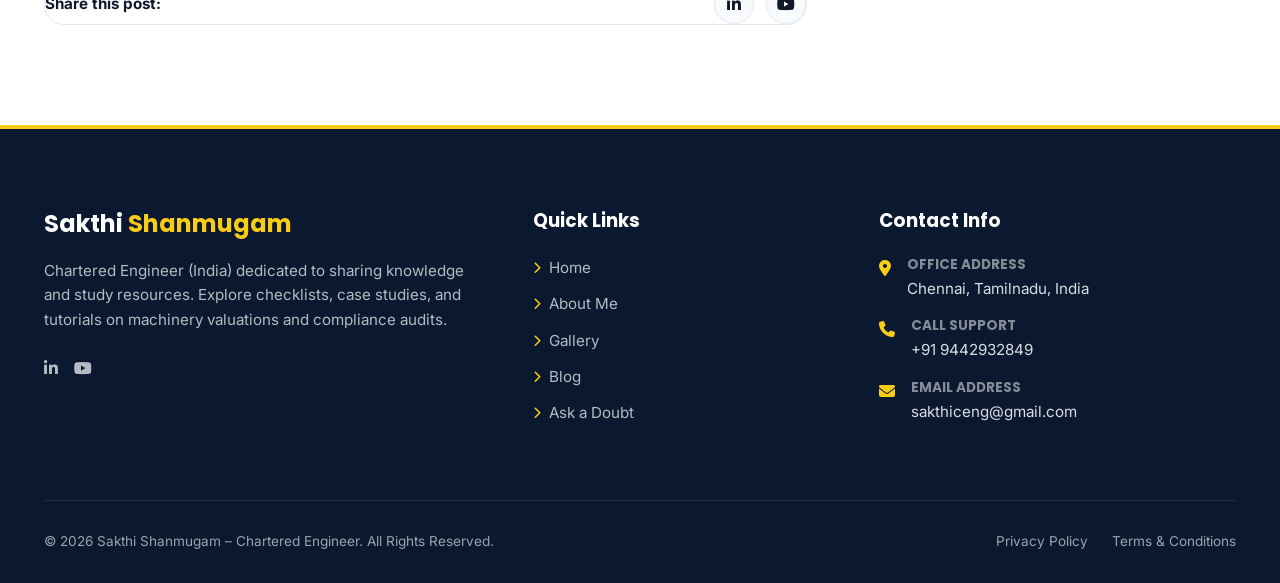
<file: step-by-step-process-chartered-engineer-india.html>
<!DOCTYPE html>
<html lang="en">
<head>
    <meta charset="UTF-8">
    <meta name="viewport" content="width=device-width, initial-scale=1.0">
    <title>How to Become a Chartered Engineer in India - Sakthi Shanmugam | Chartered Engineer</title>
    
    <!-- SEO Meta Tags -->
    <meta name="description" content="Discover the step-by-step process to become a Chartered Engineer in India, including eligibility, experience requirements, documentation, and approval process.">
    <meta name="keywords" content="Chartered Engineer, Machinery Valuation, Engineering Inspector Chennai, DGFT Certification, Customs Valuer">
    
    <!-- Google Fonts -->
    <link rel="preconnect" href="https://fonts.googleapis.com">
    <link rel="preconnect" href="https://fonts.gstatic.com" crossorigin>
    <link href="https://fonts.googleapis.com/css2?family=Inter:wght@300;400;500;600;700&family=Poppins:wght@400;500;600;700;800&display=swap" rel="stylesheet">
    
    <!-- FontAwesome -->
    <link rel="stylesheet" href="https://cdnjs.cloudflare.com/ajax/libs/font-awesome/6.4.0/css/all.min.css">
    
    <!-- Custom CSS -->
    <link rel="stylesheet" href="styles.css">
    
    <!-- Theme Initializer (Prevents theme flashing on load) -->
    <script>
        (function() {
            const storedTheme = localStorage.getItem('theme') || (window.matchMedia('(prefers-color-scheme: dark)').matches ? 'dark' : 'light');
            document.documentElement.setAttribute('data-theme', storedTheme);
        })();
    </script>
</head>
<body>

    <!-- Header Top Info Bar -->
    <header class="header-top">
        <div class="container">
            <div class="top-info">
                <div class="top-info-item">
                    <i class="fa-regular fa-envelope"></i>
                    <a href="mailto:sakthiceng@gmail.com">sakthiceng@gmail.com</a>
                </div>
                <div class="top-info-item">
                    <i class="fa-solid fa-location-dot"></i>
                    <span>Chennai, Tamilnadu</span>
                </div>
                <div class="top-info-item">
                    <i class="fa-solid fa-phone"></i>
                    <a href="tel:+919442932849">+91 9442932849</a>
                </div>
            </div>
            <div class="top-social">
                <a href="#" class="top-social-link" aria-label="LinkedIn"><i class="fa-brands fa-linkedin-in"></i></a>
                <a href="#" class="top-social-link" aria-label="YouTube"><i class="fa-brands fa-youtube"></i></a>
            </div>
        </div>
    </header>

    <!-- Main Navigation Bar -->
    <nav class="navbar" id="navbar">
        <div class="container">
            <a href="index.html" class="logo">
                <div class="logo-icon-box">S</div>
                <div class="logo-text-group">
                    <span class="logo-text">Sakthi Shanmugam</span>
                    <span class="logo-sub">CE Study Portal</span>
                </div>
            </a>
            
            <ul class="nav-menu">
                <li><a href="index.html" class="nav-link">Home</a></li>
                <li><a href="about.html" class="nav-link">About Me</a></li>
                <li><a href="gallery.html" class="nav-link">Gallery</a></li>
                <li><a href="blog.html" class="nav-link active">Blog</a></li>
                <li class="nav-cta"><a href="contact.html" class="btn btn-accent">Ask a Doubt</a></li>
                <li>
                    <button class="theme-toggle-btn" aria-label="Toggle Theme">
                        <i class="fa-solid fa-moon"></i>
                    </button>
                </li>
            </ul>
            
            <button class="mobile-toggle" aria-label="Toggle Menu">
                <i class="fa-solid fa-bars"></i>
            </button>
        </div>
    </nav>

    <!-- Drawer Backdrop for Mobile Drawer Menu -->
    <div class="drawer-backdrop"></div>

    <!-- Mobile Drawer Menu Navigation -->
    <div class="mobile-nav-drawer">
        <div class="drawer-header">
            <div class="logo">
                <div class="logo-icon-box">S</div>
                <span class="logo-text">Sakthi</span>
            </div>
            <div style="display: flex; gap: 12px; align-items: center;">
                <button class="theme-toggle-btn" aria-label="Toggle Theme">
                    <i class="fa-solid fa-moon"></i>
                </button>
                <button class="drawer-close"><i class="fa-solid fa-xmark"></i></button>
            </div>
        </div>
        <ul class="mobile-menu-links">
            <li><a href="index.html" class="mobile-nav-link">Home</a></li>
            <li><a href="about.html" class="mobile-nav-link">About Me</a></li>
            <li><a href="gallery.html" class="mobile-nav-link">Gallery</a></li>
            <li><a href="blog.html" class="mobile-nav-link active">Blog</a></li>
        </ul>
        <div class="drawer-cta">
            <a href="contact.html" class="btn btn-accent" style="width: 100%;">Ask a Doubt</a>
        </div>
    </div>

    <!-- Inner Page Header Banner -->
    <div class="breadcumb-area" style="background-image: linear-gradient(rgba(10, 25, 47, 0.8), rgba(10, 25, 47, 0.8)), url('https://balamurugan.in/new/wp-content/uploads/2026/04/Banner.png'); padding: 80px 0; background-size: cover; background-position: center; text-align: center; color: var(--color-bg-white);">
        <div class="container">
            <h2 style="font-size: 2.25rem; font-family: var(--font-heading); margin-bottom: 8px; color: var(--color-accent); line-height: 1.2;">How to Become a Chartered Engineer in India</h2>
            <div class="breadcumb-inner" style="font-size: 0.95rem; font-weight: 600; color: rgba(255, 255, 255, 0.8);">
                <a href="index.html" style="color: var(--color-accent-light);">Home</a>
                <i class="fa-solid fa-angle-right" style="margin: 0 8px; font-size: 0.75rem;"></i>
                <a href="blog.html" style="color: var(--color-accent-light);">Blog</a>
                <i class="fa-solid fa-angle-right" style="margin: 0 8px; font-size: 0.75rem;"></i>
                <span>Article</span>
            </div>
        </div>
    </div>

    <!-- Blog Layout Section -->
    <section class="section">
        <div class="container">
            <div class="blog-layout">
                
                <!-- Left Column: Main Article Content -->
                <div class="blog-posts-list">
                    <article class="blog-large-card reveal" style="box-shadow: none; border-color: var(--color-border);">
                        <div class="blog-large-image">
                            <img src="blog-step-by-step-process.jpg" alt="How to Become a Chartered Engineer in India">
                        </div>
                        <div class="blog-large-body" style="padding: 40px 0 0 0;">
                            <div class="blog-meta" style="margin-bottom: 24px;">
                                <span class="blog-meta-item"><i class="fa-regular fa-user"></i> by Sakthi Shanmugam</span>
                                <span class="blog-meta-item"><i class="fa-regular fa-calendar"></i> January 22, 2026</span>
                                <span class="blog-meta-item"><i class="fa-regular fa-clock"></i> 3 min read</span>
                                <span class="blog-meta-item"><i class="fa-solid fa-tags"></i> Chartered Engineer</span>
                            </div>
                            
                            <h1 class="blog-single-title">How to Become a Chartered Engineer in India</h1>
                            
                            <div class="blog-single-content">
                                <p >The designation of <strong>Chartered Engineer in India</strong> is a mark of professional excellence and technical competence. It validates not only academic qualifications but also real-world engineering experience and ethical responsibility. Engineers who wish to move into consultancy, valuation, structural certification, or independent practice often pursue this certification to enhance credibility and expand career opportunities.</p>
<p >Understanding the certification process clearly can help candidates prepare systematically and avoid delays in approval.</p>
<h2 >Step 1: Obtain a Recognized Engineering Qualification</h2>
<p >The first requirement is holding a recognized engineering degree such as:</p>
<ul > <li>BE (Bachelor of Engineering)</li> <li>B.Tech (Bachelor of Technology)</li> <li>ME (Master of Engineering)</li> <li>M.Tech (Master of Technology)</li> </ul>
<p >The degree must be from a recognized university or institution. Academic knowledge forms the foundation, but certification focuses more on practical competency and industry experience.</p>
<h2 >Step 2: Gain Relevant Professional Experience</h2>
<p >Professional experience plays a crucial role in becoming a Chartered Engineer. Certification bodies typically expect candidates to demonstrate hands-on industry exposure in their respective discipline.</p>
<p >Experience may include:</p>
<ul > <li>Project planning and execution</li> <li>Site supervision and inspections</li> <li>Technical design and analysis</li> <li>Preparation of engineering reports</li> <li>Compliance with safety and regulatory standards</li> </ul>
<p >The depth and quality of experience are more important than simply the number of years worked. Engineers must show that they have handled responsibilities independently and solved real engineering challenges.</p>
<h2 >Step 3: Prepare Detailed Documentation</h2>
<p >Documentation is one of the most important stages in the process. Candidates must present clear and well-structured evidence of their technical competency.</p>
<p >Essential documents generally include:</p>
<ul > <li>Educational certificates</li> <li>Experience certificates from employers</li> <li>Detailed project summaries</li> <li>Description of technical responsibilities handled</li> <li>Identity proof and professional records</li> </ul>
<p >A well-prepared project summary should explain the scope of work, engineering methods used, challenges faced, and solutions implemented. Clear documentation significantly improves approval chances.</p>
<h2 >Step 4: Apply Through an Authorized Institution</h2>
<p >Chartered Engineer certification is granted through recognized professional engineering institutions. Candidates must submit their application along with the required documents for evaluation.</p>
<p >The reviewing authority carefully examines:</p>
<ul > <li>Academic background</li> <li>Professional experience</li> <li>Technical competency</li> <li>Professional integrity</li> </ul>
<p >Accuracy and transparency in the application process are essential.</p>
<h2 >Step 5: Technical Evaluation and Review</h2>
<p >After submission, the institution conducts a technical evaluation. In some cases, candidates may be asked to provide clarification or additional documentation. The evaluation ensures that the applicant meets professional standards and competency requirements.</p>
<p >This stage confirms that the engineer possesses the necessary knowledge, analytical skills, and ethical responsibility expected from a Chartered Engineer.</p>
<h2 >Step 6: Certification Approval</h2>
<p >Once the evaluation is successfully completed, the candidate is granted Chartered Engineer status. The engineer can then officially use the title and provide authorized engineering certification services.</p>
<p >This certification enables professionals to issue:</p>
<ul > <li>Property valuation reports</li> <li>Machinery valuation certificates</li> <li>Structural stability certificates</li> <li>Technical feasibility reports</li> </ul>
<h2 >Benefits After Certification</h2>
<p >After becoming a Chartered Engineer, professionals gain:</p>
<ul > <li>Enhanced professional credibility</li> <li>Authority to sign technical documents</li> <li>Higher consultancy opportunities</li> <li>Improved earning potential</li> <li>Greater career flexibility</li> </ul>
<p >Many engineers choose to establish independent consultancy practice after certification.</p>
<h2 >Conclusion</h2>
<p >Becoming a Chartered Engineer in India requires structured preparation, relevant experience, and proper documentation. While the process demands effort and professionalism, the long-term benefits make it a valuable career investment. Engineers who focus on skill development, ethical practice, and technical excellence can successfully achieve certification and unlock significant professional growth opportunities.</p>
                            </div>
                            
                            <!-- Share Post -->
                            <div class="blog-share-box reveal">
                                <span>Share this post:</span>
                                <div class="share-icons">
                                    <a href="#" aria-label="LinkedIn"><i class="fa-brands fa-linkedin-in"></i></a>
                                    <a href="#" aria-label="YouTube"><i class="fa-brands fa-youtube"></i></a>
                                </div>
                            </div>
                        </div>
                    </article>
                </div>
                
                <!-- Right Column: Sidebar -->
                <aside class="sidebar">
                    
                    <!-- Bio Widget -->
                    <div class="widget widget-bio reveal">
                        <div class="widget-bio-avatar">
                            <img src="profile.png" alt="Sakthi Shanmugam">
                        </div>
                        <h4 class="widget-bio-name">Sakthi Shanmugam</h4>
                        <div class="widget-bio-role">Academic Mentor</div>
                        <p class="widget-bio-desc">Certified Chartered Engineer (India) dedicated to mentoring young engineers and sharing educational guides on machinery valuations, customs appraisals, and report writing.</p>
                        <div class="widget-bio-social">
                            <a href="#" aria-label="LinkedIn"><i class="fa-brands fa-linkedin-in"></i></a>
                            <a href="#" aria-label="YouTube"><i class="fa-brands fa-youtube"></i></a>
                        </div>
                    </div>

                    <!-- Search Widget -->
                    <div class="widget reveal reveal-delay-1">
                        <h4 class="widget-title">Search Articles</h4>
                        <form class="search-form" onsubmit="event.preventDefault(); alert('Search is disabled for static demo');">
                            <input type="text" class="search-input" placeholder="Type keywords...">
                            <button type="submit" class="search-btn"><i class="fa-solid fa-magnifying-glass"></i></button>
                        </form>
                    </div>
                    
                    <!-- Recent Posts Widget -->
                    <div class="widget reveal reveal-delay-2">
                        <h4 class="widget-title">Recent Posts</h4>
                        <ul class="widget-posts-list">
                            <li class="widget-post-item">
                                <div class="widget-post-thumb"><img src="blog-chartered-engineer-in-india.jpg" alt="Chartered Engineer in India: Benefits &amp; Scope"></div>
                                <div class="widget-post-content">
                                    <a href="chartered-engineer-in-india.html" class="widget-post-title">Chartered Engineer in India: Benefits &amp; Scope</a>
                                    <span class="widget-post-date">January 24, 2026</span>
                                </div>
                            </li>
                            <li class="widget-post-item">
                                <div class="widget-post-thumb"><img src="blog-step-by-step-process.jpg" alt="How to Become a Chartered Engineer in India"></div>
                                <div class="widget-post-content">
                                    <a href="step-by-step-process-chartered-engineer-india.html" class="widget-post-title">How to Become a Chartered Engineer in India</a>
                                    <span class="widget-post-date">January 22, 2026</span>
                                </div>
                            </li>
                            <li class="widget-post-item">
                                <div class="widget-post-thumb"><img src="blog-career-growth-guide.jpg" alt="Career Growth Guide for Young Engineers India"></div>
                                <div class="widget-post-content">
                                    <a href="career-growth-guide-young-engineers-india.html" class="widget-post-title">Career Growth Guide for Young Engineers India</a>
                                    <span class="widget-post-date">May 9, 2024</span>
                                </div>
                            </li>
                            <li class="widget-post-item">
                                <div class="widget-post-thumb"><img src="blog-machinery-valuation.jpg" alt="CE Certification for Property &amp; Machinery Valuation"></div>
                                <div class="widget-post-content">
                                    <a href="chartered-engineer-certification-property-machinery-valuation.html" class="widget-post-title">CE Certification for Property &amp; Machinery Valuation</a>
                                    <span class="widget-post-date">May 9, 2024</span>
                                </div>
                            </li>
                            <li class="widget-post-item">
                                <div class="widget-post-thumb"><img src="blog-technical-report-writing.jpg" alt="Technical Report Writing for Chartered Engineers"></div>
                                <div class="widget-post-content">
                                    <a href="technical-report-writing-chartered-engineers.html" class="widget-post-title">Technical Report Writing for Chartered Engineers</a>
                                    <span class="widget-post-date">April 22, 2024</span>
                                </div>
                            </li>
                        </ul>
                    </div>

                    <!-- Service CTA Widget -->
                    <div class="widget widget-cta reveal reveal-delay-3">
                        <h4>Need Inspection & Valuation?</h4>
                        <p>Get professional engineering valuations and structural reports for Customs clearance, banks, or DGFT audits.</p>
                        <a href="contact.html" class="btn btn-accent">Request Quote <i class="fa-solid fa-arrow-right-long"></i></a>
                    </div>
                </aside>
                
            </div>
        </div>
    </section>

    <!-- Footer -->
    <footer class="footer">
        <div class="container">
            <div class="footer-grid">
                <div class="footer-brand">
                    <h3>Sakthi <span>Shanmugam</span></h3>
                    <p>Chartered Engineer (India) dedicated to sharing knowledge and study resources. Explore checklists, case studies, and tutorials on machinery valuations and compliance audits.</p>
                    <div class="top-social">
                <a href="#" class="top-social-link" aria-label="LinkedIn"><i class="fa-brands fa-linkedin-in"></i></a>
                <a href="#" class="top-social-link" aria-label="YouTube"><i class="fa-brands fa-youtube"></i></a>
            </div>
                </div>
                <div>
                    <h4 style="font-size: 1.15rem; color: #ffffff; margin-bottom: 24px;">Quick Links</h4>
                    <ul class="footer-links-list">
                        <li class="footer-link-item"><a href="index.html"><i class="fa-solid fa-chevron-right"></i> Home</a></li>
                        <li class="footer-link-item"><a href="about.html"><i class="fa-solid fa-chevron-right"></i> About Me</a></li>
                        <li class="footer-link-item"><a href="gallery.html"><i class="fa-solid fa-chevron-right"></i> Gallery</a></li>
                        <li class="footer-link-item"><a href="blog.html"><i class="fa-solid fa-chevron-right"></i> Blog</a></li>
                        <li class="footer-link-item"><a href="contact.html"><i class="fa-solid fa-chevron-right"></i> Ask a Doubt</a></li>
                    </ul>
                </div>
                <div>
                    <h4 style="font-size: 1.15rem; color: #ffffff; margin-bottom: 24px;">Contact Info</h4>
                    <div class="footer-contact-item">
                        <i class="fa-solid fa-location-dot"></i>
                        <div class="footer-contact-details">
                            <h5>Office Address</h5>
                            <p>Chennai, Tamilnadu, India</p>
                        </div>
                    </div>
                    <div class="footer-contact-item">
                        <i class="fa-solid fa-phone"></i>
                        <div class="footer-contact-details">
                            <h5>Call Support</h5>
                            <p>+91 9442932849</p>
                        </div>
                    </div>
                    <div class="footer-contact-item">
                        <i class="fa-solid fa-envelope"></i>
                        <div class="footer-contact-details">
                            <h5>Email Address</h5>
                            <p>sakthiceng@gmail.com</p>
                        </div>
                    </div>
                </div>
            </div>
            
            <div class="footer-bottom">
                <p>&copy; 2026 Sakthi Shanmugam – Chartered Engineer. All Rights Reserved.</p>
                <ul class="footer-bottom-links">
                    <li><a href="#">Privacy Policy</a></li>
                    <li><a href="#">Terms & Conditions</a></li>
                </ul>
            </div>
        </div>
    </footer>

    <!-- Script File -->
    <script src="script.js"></script>
</body>
</html>
</file>
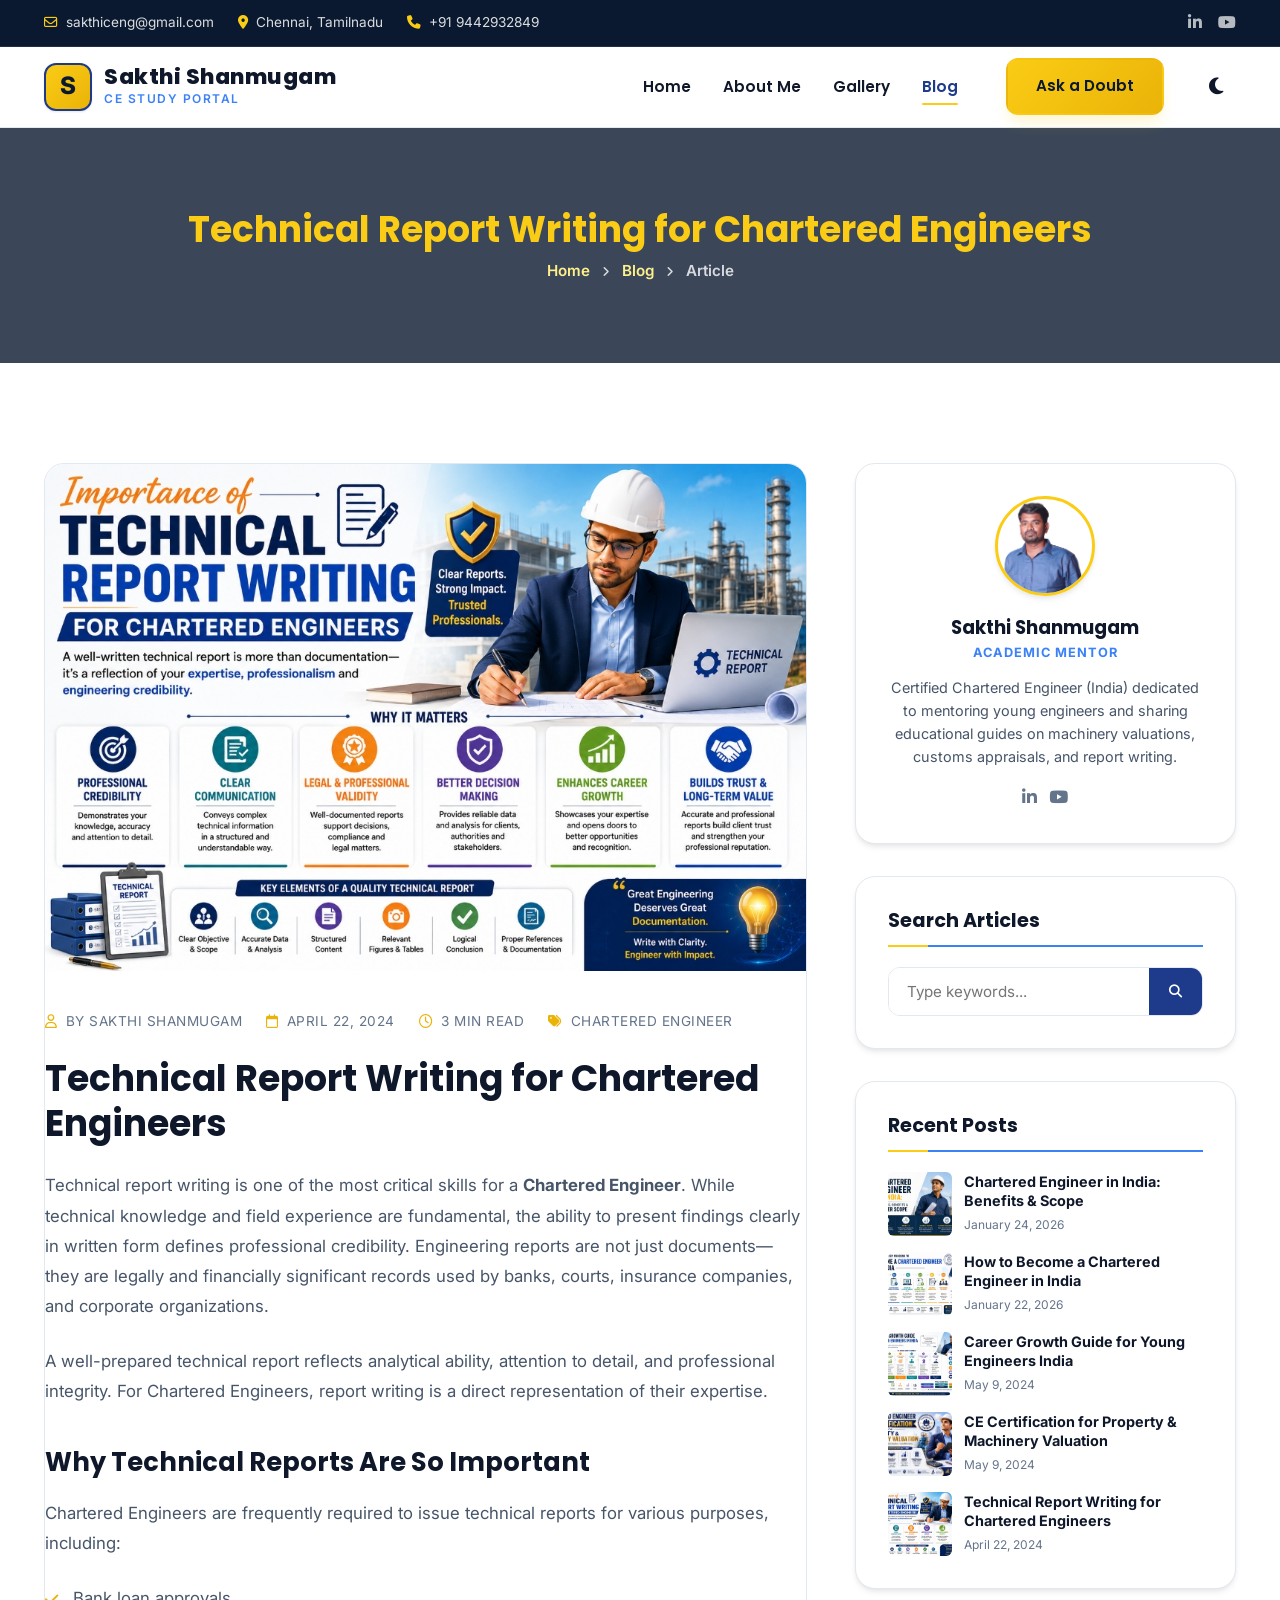
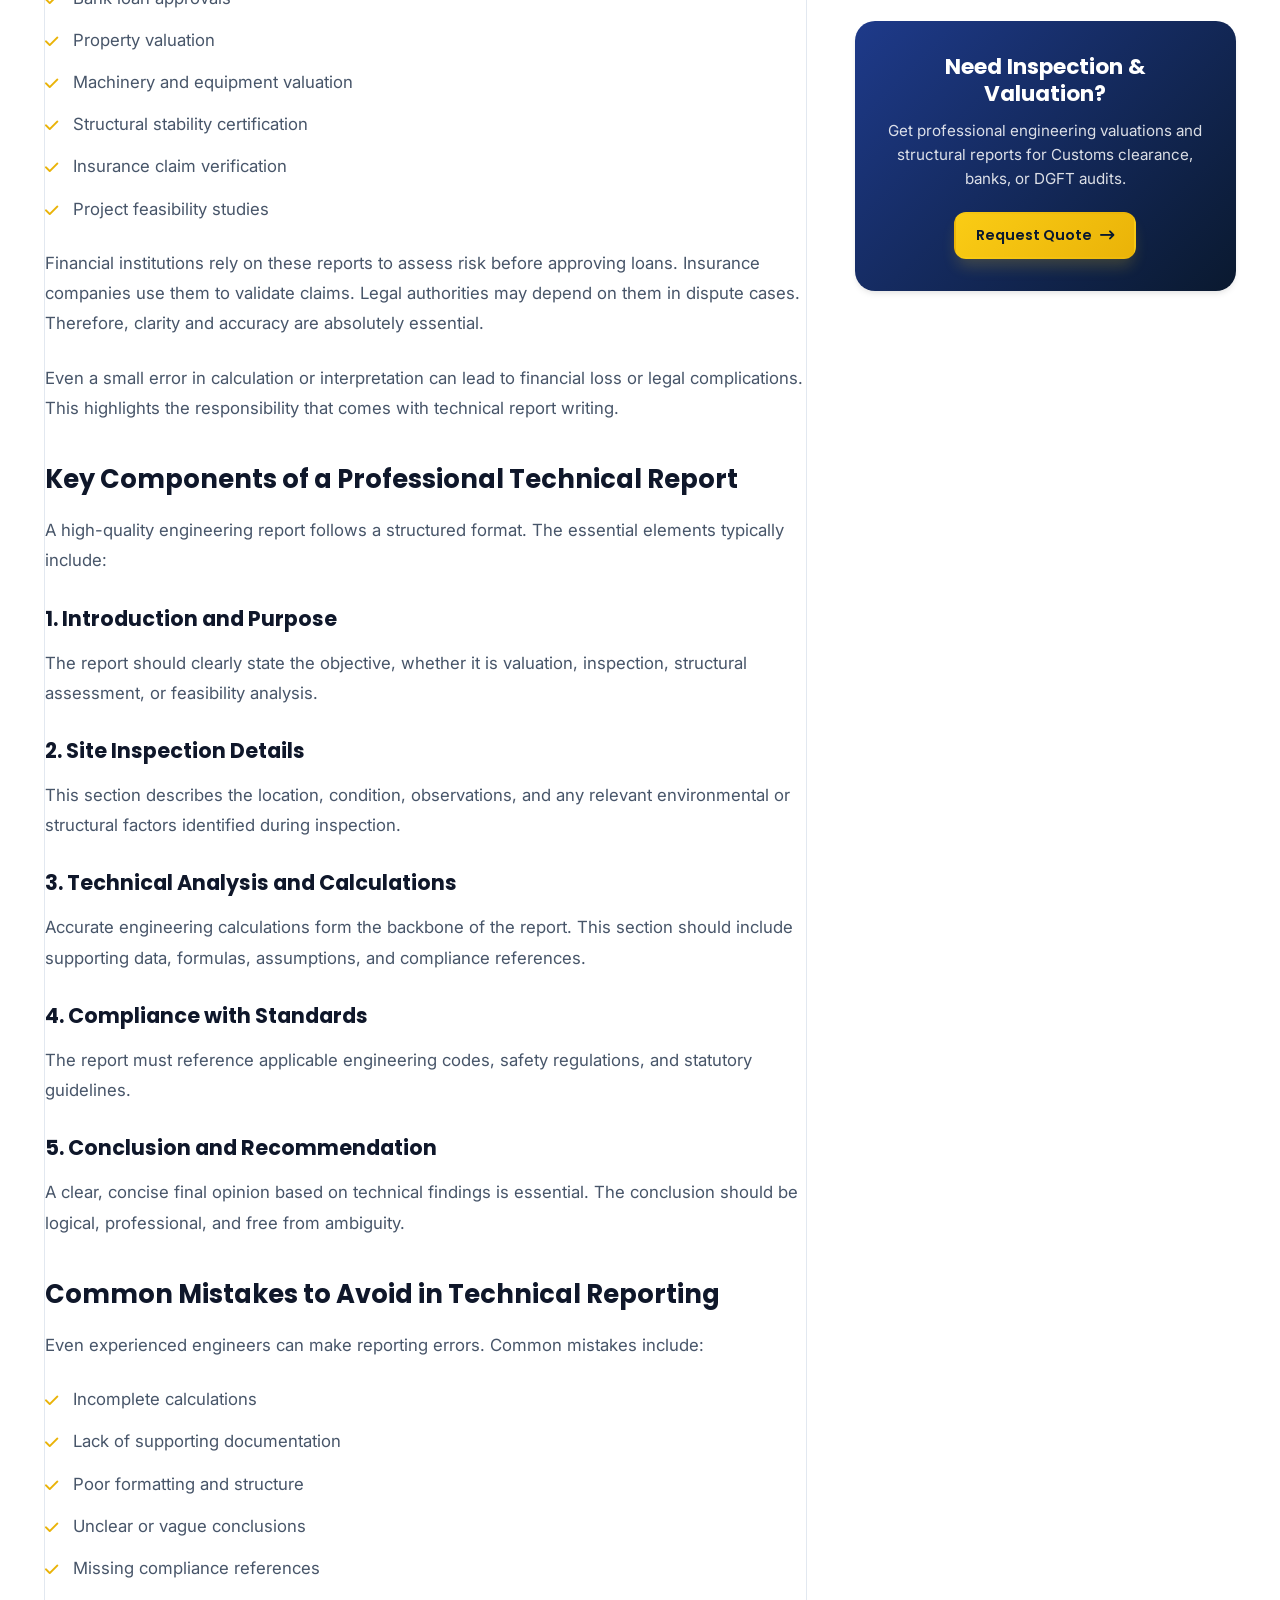
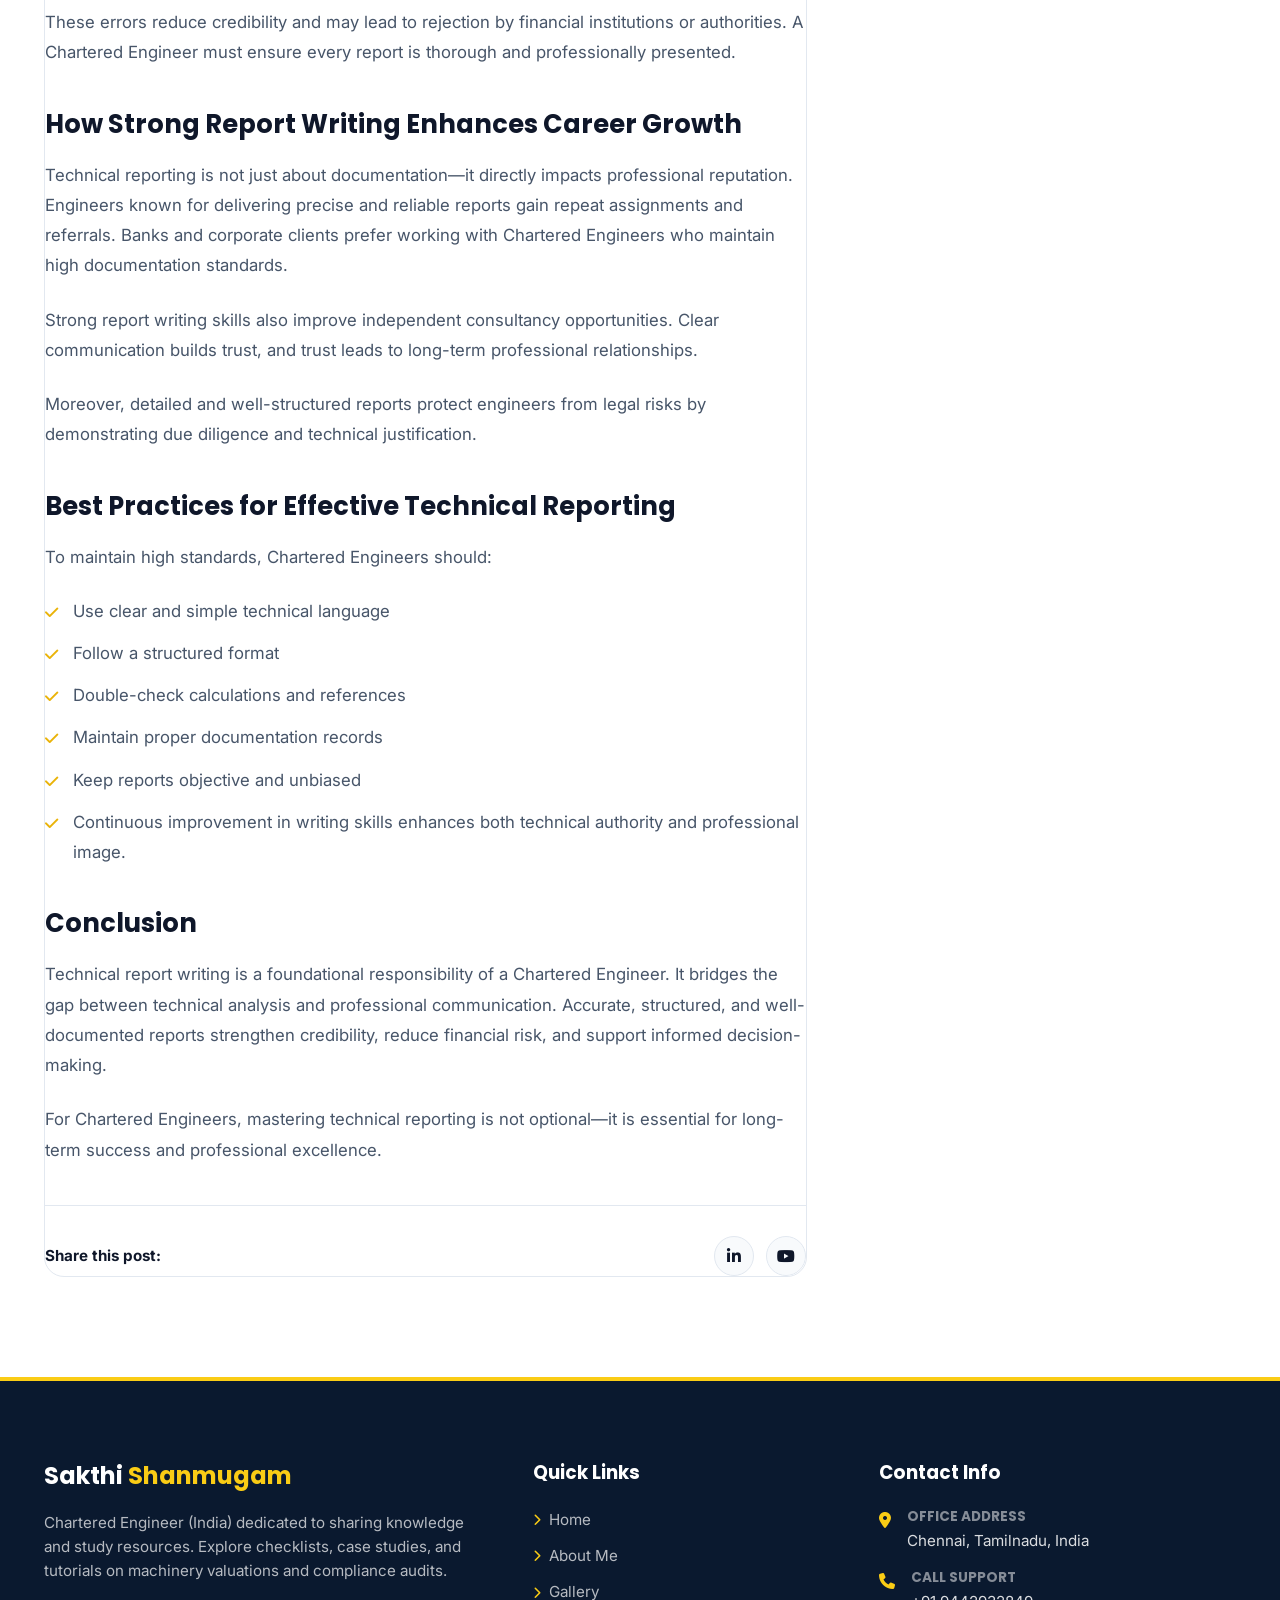
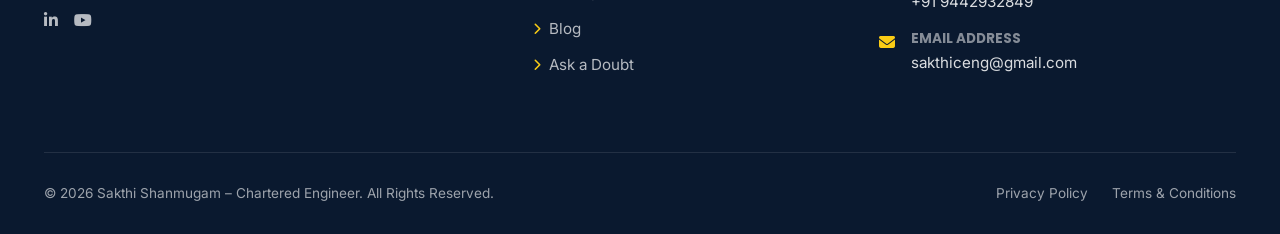
<file: technical-report-writing-chartered-engineers.html>
<!DOCTYPE html>
<html lang="en">
<head>
    <meta charset="UTF-8">
    <meta name="viewport" content="width=device-width, initial-scale=1.0">
    <title>Technical Report Writing for Chartered Engineers - Sakthi Shanmugam | Chartered Engineer</title>
    
    <!-- SEO Meta Tags -->
    <meta name="description" content="Learn why technical report writing is vital for Chartered Engineers, including valuation, certification, compliance, and professional credibility.">
    <meta name="keywords" content="Chartered Engineer, Machinery Valuation, Engineering Inspector Chennai, DGFT Certification, Customs Valuer">
    
    <!-- Google Fonts -->
    <link rel="preconnect" href="https://fonts.googleapis.com">
    <link rel="preconnect" href="https://fonts.gstatic.com" crossorigin>
    <link href="https://fonts.googleapis.com/css2?family=Inter:wght@300;400;500;600;700&family=Poppins:wght@400;500;600;700;800&display=swap" rel="stylesheet">
    
    <!-- FontAwesome -->
    <link rel="stylesheet" href="https://cdnjs.cloudflare.com/ajax/libs/font-awesome/6.4.0/css/all.min.css">
    
    <!-- Custom CSS -->
    <link rel="stylesheet" href="styles.css">
    
    <!-- Theme Initializer (Prevents theme flashing on load) -->
    <script>
        (function() {
            const storedTheme = localStorage.getItem('theme') || (window.matchMedia('(prefers-color-scheme: dark)').matches ? 'dark' : 'light');
            document.documentElement.setAttribute('data-theme', storedTheme);
        })();
    </script>
</head>
<body>

    <!-- Header Top Info Bar -->
    <header class="header-top">
        <div class="container">
            <div class="top-info">
                <div class="top-info-item">
                    <i class="fa-regular fa-envelope"></i>
                    <a href="mailto:sakthiceng@gmail.com">sakthiceng@gmail.com</a>
                </div>
                <div class="top-info-item">
                    <i class="fa-solid fa-location-dot"></i>
                    <span>Chennai, Tamilnadu</span>
                </div>
                <div class="top-info-item">
                    <i class="fa-solid fa-phone"></i>
                    <a href="tel:+919442932849">+91 9442932849</a>
                </div>
            </div>
            <div class="top-social">
                <a href="#" class="top-social-link" aria-label="LinkedIn"><i class="fa-brands fa-linkedin-in"></i></a>
                <a href="#" class="top-social-link" aria-label="YouTube"><i class="fa-brands fa-youtube"></i></a>
            </div>
        </div>
    </header>

    <!-- Main Navigation Bar -->
    <nav class="navbar" id="navbar">
        <div class="container">
            <a href="index.html" class="logo">
                <div class="logo-icon-box">S</div>
                <div class="logo-text-group">
                    <span class="logo-text">Sakthi Shanmugam</span>
                    <span class="logo-sub">CE Study Portal</span>
                </div>
            </a>
            
            <ul class="nav-menu">
                <li><a href="index.html" class="nav-link">Home</a></li>
                <li><a href="about.html" class="nav-link">About Me</a></li>
                <li><a href="gallery.html" class="nav-link">Gallery</a></li>
                <li><a href="blog.html" class="nav-link active">Blog</a></li>
                <li class="nav-cta"><a href="contact.html" class="btn btn-accent">Ask a Doubt</a></li>
                <li>
                    <button class="theme-toggle-btn" aria-label="Toggle Theme">
                        <i class="fa-solid fa-moon"></i>
                    </button>
                </li>
            </ul>
            
            <button class="mobile-toggle" aria-label="Toggle Menu">
                <i class="fa-solid fa-bars"></i>
            </button>
        </div>
    </nav>

    <!-- Drawer Backdrop for Mobile Drawer Menu -->
    <div class="drawer-backdrop"></div>

    <!-- Mobile Drawer Menu Navigation -->
    <div class="mobile-nav-drawer">
        <div class="drawer-header">
            <div class="logo">
                <div class="logo-icon-box">S</div>
                <span class="logo-text">Sakthi</span>
            </div>
            <div style="display: flex; gap: 12px; align-items: center;">
                <button class="theme-toggle-btn" aria-label="Toggle Theme">
                    <i class="fa-solid fa-moon"></i>
                </button>
                <button class="drawer-close"><i class="fa-solid fa-xmark"></i></button>
            </div>
        </div>
        <ul class="mobile-menu-links">
            <li><a href="index.html" class="mobile-nav-link">Home</a></li>
            <li><a href="about.html" class="mobile-nav-link">About Me</a></li>
            <li><a href="gallery.html" class="mobile-nav-link">Gallery</a></li>
            <li><a href="blog.html" class="mobile-nav-link active">Blog</a></li>
        </ul>
        <div class="drawer-cta">
            <a href="contact.html" class="btn btn-accent" style="width: 100%;">Ask a Doubt</a>
        </div>
    </div>

    <!-- Inner Page Header Banner -->
    <div class="breadcumb-area" style="background-image: linear-gradient(rgba(10, 25, 47, 0.8), rgba(10, 25, 47, 0.8)), url('https://balamurugan.in/new/wp-content/uploads/2026/04/Banner.png'); padding: 80px 0; background-size: cover; background-position: center; text-align: center; color: var(--color-bg-white);">
        <div class="container">
            <h2 style="font-size: 2.25rem; font-family: var(--font-heading); margin-bottom: 8px; color: var(--color-accent); line-height: 1.2;">Technical Report Writing for Chartered Engineers</h2>
            <div class="breadcumb-inner" style="font-size: 0.95rem; font-weight: 600; color: rgba(255, 255, 255, 0.8);">
                <a href="index.html" style="color: var(--color-accent-light);">Home</a>
                <i class="fa-solid fa-angle-right" style="margin: 0 8px; font-size: 0.75rem;"></i>
                <a href="blog.html" style="color: var(--color-accent-light);">Blog</a>
                <i class="fa-solid fa-angle-right" style="margin: 0 8px; font-size: 0.75rem;"></i>
                <span>Article</span>
            </div>
        </div>
    </div>

    <!-- Blog Layout Section -->
    <section class="section">
        <div class="container">
            <div class="blog-layout">
                
                <!-- Left Column: Main Article Content -->
                <div class="blog-posts-list">
                    <article class="blog-large-card reveal" style="box-shadow: none; border-color: var(--color-border);">
                        <div class="blog-large-image">
                            <img src="blog-technical-report-writing.jpg" alt="Technical Report Writing for Chartered Engineers">
                        </div>
                        <div class="blog-large-body" style="padding: 40px 0 0 0;">
                            <div class="blog-meta" style="margin-bottom: 24px;">
                                <span class="blog-meta-item"><i class="fa-regular fa-user"></i> by Sakthi Shanmugam</span>
                                <span class="blog-meta-item"><i class="fa-regular fa-calendar"></i> April 22, 2024</span>
                                <span class="blog-meta-item"><i class="fa-regular fa-clock"></i> 3 min read</span>
                                <span class="blog-meta-item"><i class="fa-solid fa-tags"></i> Chartered Engineer</span>
                            </div>
                            
                            <h1 class="blog-single-title">Technical Report Writing for Chartered Engineers</h1>
                            
                            <div class="blog-single-content">
                                <p >Technical report writing is one of the most critical skills for a <strong>Chartered Engineer</strong>. While technical knowledge and field experience are fundamental, the ability to present findings clearly in written form defines professional credibility. Engineering reports are not just documents—they are legally and financially significant records used by banks, courts, insurance companies, and corporate organizations.</p>
<p >A well-prepared technical report reflects analytical ability, attention to detail, and professional integrity. For Chartered Engineers, report writing is a direct representation of their expertise.</p>
<h2 >Why Technical Reports Are So Important</h2>
<p >Chartered Engineers are frequently required to issue technical reports for various purposes, including:</p>
<ul>
<li>Bank loan approvals</li>
<li>Property valuation</li>
<li>Machinery and equipment valuation</li>
<li>Structural stability certification</li>
<li>Insurance claim verification</li>
<li>Project feasibility studies</li>
</ul>
<p >Financial institutions rely on these reports to assess risk before approving loans. Insurance companies use them to validate claims. Legal authorities may depend on them in dispute cases. Therefore, clarity and accuracy are absolutely essential.</p>
<p >Even a small error in calculation or interpretation can lead to financial loss or legal complications. This highlights the responsibility that comes with technical report writing.</p>
<h2 >Key Components of a Professional Technical Report</h2>
<p >A high-quality engineering report follows a structured format. The essential elements typically include:</p>
<h3 >1. Introduction and Purpose</h3>
<p >The report should clearly state the objective, whether it is valuation, inspection, structural assessment, or feasibility analysis.</p>
<h3 >2. Site Inspection Details</h3>
<p >This section describes the location, condition, observations, and any relevant environmental or structural factors identified during inspection.</p>
<h3 >3. Technical Analysis and Calculations</h3>
<p >Accurate engineering calculations form the backbone of the report. This section should include supporting data, formulas, assumptions, and compliance references.</p>
<h3 >4. Compliance with Standards</h3>
<p >The report must reference applicable engineering codes, safety regulations, and statutory guidelines.</p>
<h3 >5. Conclusion and Recommendation</h3>
<p >A clear, concise final opinion based on technical findings is essential. The conclusion should be logical, professional, and free from ambiguity.</p>
<h2 >Common Mistakes to Avoid in Technical Reporting</h2>
<p >Even experienced engineers can make reporting errors. Common mistakes include:</p>
<ul>
<li>Incomplete calculations</li>
<li>Lack of supporting documentation</li>
<li>Poor formatting and structure</li>
<li>Unclear or vague conclusions</li>
<li>Missing compliance references</li>
</ul>
<p >These errors reduce credibility and may lead to rejection by financial institutions or authorities. A Chartered Engineer must ensure every report is thorough and professionally presented.</p>
<h2 >How Strong Report Writing Enhances Career Growth</h2>
<p >Technical reporting is not just about documentation—it directly impacts professional reputation. Engineers known for delivering precise and reliable reports gain repeat assignments and referrals. Banks and corporate clients prefer working with Chartered Engineers who maintain high documentation standards.</p>
<p >Strong report writing skills also improve independent consultancy opportunities. Clear communication builds trust, and trust leads to long-term professional relationships.</p>
<p >Moreover, detailed and well-structured reports protect engineers from legal risks by demonstrating due diligence and technical justification.</p>
<h2 >Best Practices for Effective Technical Reporting</h2>
<p >To maintain high standards, Chartered Engineers should:</p>
<ul>
<li>Use clear and simple technical language</li>
<li>Follow a structured format</li>
<li>Double-check calculations and references</li>
<li>Maintain proper documentation records</li>
<li>Keep reports objective and unbiased</li>
<li>Continuous improvement in writing skills enhances both technical authority and professional image.</li>
</ul>
<h2 >Conclusion</h2>
<p >Technical report writing is a foundational responsibility of a Chartered Engineer. It bridges the gap between technical analysis and professional communication. Accurate, structured, and well-documented reports strengthen credibility, reduce financial risk, and support informed decision-making.</p>
<p >For Chartered Engineers, mastering technical reporting is not optional—it is essential for long-term success and professional excellence.</p>
                            </div>
                            
                            <!-- Share Post -->
                            <div class="blog-share-box reveal">
                                <span>Share this post:</span>
                                <div class="share-icons">
                                    <a href="#" aria-label="LinkedIn"><i class="fa-brands fa-linkedin-in"></i></a>
                                    <a href="#" aria-label="YouTube"><i class="fa-brands fa-youtube"></i></a>
                                </div>
                            </div>
                        </div>
                    </article>
                </div>
                
                <!-- Right Column: Sidebar -->
                <aside class="sidebar">
                    
                    <!-- Bio Widget -->
                    <div class="widget widget-bio reveal">
                        <div class="widget-bio-avatar">
                            <img src="profile.png" alt="Sakthi Shanmugam">
                        </div>
                        <h4 class="widget-bio-name">Sakthi Shanmugam</h4>
                        <div class="widget-bio-role">Academic Mentor</div>
                        <p class="widget-bio-desc">Certified Chartered Engineer (India) dedicated to mentoring young engineers and sharing educational guides on machinery valuations, customs appraisals, and report writing.</p>
                        <div class="widget-bio-social">
                            <a href="#" aria-label="LinkedIn"><i class="fa-brands fa-linkedin-in"></i></a>
                            <a href="#" aria-label="YouTube"><i class="fa-brands fa-youtube"></i></a>
                        </div>
                    </div>

                    <!-- Search Widget -->
                    <div class="widget reveal reveal-delay-1">
                        <h4 class="widget-title">Search Articles</h4>
                        <form class="search-form" onsubmit="event.preventDefault(); alert('Search is disabled for static demo');">
                            <input type="text" class="search-input" placeholder="Type keywords...">
                            <button type="submit" class="search-btn"><i class="fa-solid fa-magnifying-glass"></i></button>
                        </form>
                    </div>
                    
                    <!-- Recent Posts Widget -->
                    <div class="widget reveal reveal-delay-2">
                        <h4 class="widget-title">Recent Posts</h4>
                        <ul class="widget-posts-list">
                            <li class="widget-post-item">
                                <div class="widget-post-thumb"><img src="blog-chartered-engineer-in-india.jpg" alt="Chartered Engineer in India: Benefits &amp; Scope"></div>
                                <div class="widget-post-content">
                                    <a href="chartered-engineer-in-india.html" class="widget-post-title">Chartered Engineer in India: Benefits &amp; Scope</a>
                                    <span class="widget-post-date">January 24, 2026</span>
                                </div>
                            </li>
                            <li class="widget-post-item">
                                <div class="widget-post-thumb"><img src="blog-step-by-step-process.jpg" alt="How to Become a Chartered Engineer in India"></div>
                                <div class="widget-post-content">
                                    <a href="step-by-step-process-chartered-engineer-india.html" class="widget-post-title">How to Become a Chartered Engineer in India</a>
                                    <span class="widget-post-date">January 22, 2026</span>
                                </div>
                            </li>
                            <li class="widget-post-item">
                                <div class="widget-post-thumb"><img src="blog-career-growth-guide.jpg" alt="Career Growth Guide for Young Engineers India"></div>
                                <div class="widget-post-content">
                                    <a href="career-growth-guide-young-engineers-india.html" class="widget-post-title">Career Growth Guide for Young Engineers India</a>
                                    <span class="widget-post-date">May 9, 2024</span>
                                </div>
                            </li>
                            <li class="widget-post-item">
                                <div class="widget-post-thumb"><img src="blog-machinery-valuation.jpg" alt="CE Certification for Property &amp; Machinery Valuation"></div>
                                <div class="widget-post-content">
                                    <a href="chartered-engineer-certification-property-machinery-valuation.html" class="widget-post-title">CE Certification for Property &amp; Machinery Valuation</a>
                                    <span class="widget-post-date">May 9, 2024</span>
                                </div>
                            </li>
                            <li class="widget-post-item">
                                <div class="widget-post-thumb"><img src="blog-technical-report-writing.jpg" alt="Technical Report Writing for Chartered Engineers"></div>
                                <div class="widget-post-content">
                                    <a href="technical-report-writing-chartered-engineers.html" class="widget-post-title">Technical Report Writing for Chartered Engineers</a>
                                    <span class="widget-post-date">April 22, 2024</span>
                                </div>
                            </li>
                        </ul>
                    </div>

                    <!-- Service CTA Widget -->
                    <div class="widget widget-cta reveal reveal-delay-3">
                        <h4>Need Inspection & Valuation?</h4>
                        <p>Get professional engineering valuations and structural reports for Customs clearance, banks, or DGFT audits.</p>
                        <a href="contact.html" class="btn btn-accent">Request Quote <i class="fa-solid fa-arrow-right-long"></i></a>
                    </div>
                </aside>
                
            </div>
        </div>
    </section>

    <!-- Footer -->
    <footer class="footer">
        <div class="container">
            <div class="footer-grid">
                <div class="footer-brand">
                    <h3>Sakthi <span>Shanmugam</span></h3>
                    <p>Chartered Engineer (India) dedicated to sharing knowledge and study resources. Explore checklists, case studies, and tutorials on machinery valuations and compliance audits.</p>
                    <div class="top-social">
                <a href="#" class="top-social-link" aria-label="LinkedIn"><i class="fa-brands fa-linkedin-in"></i></a>
                <a href="#" class="top-social-link" aria-label="YouTube"><i class="fa-brands fa-youtube"></i></a>
            </div>
                </div>
                <div>
                    <h4 style="font-size: 1.15rem; color: #ffffff; margin-bottom: 24px;">Quick Links</h4>
                    <ul class="footer-links-list">
                        <li class="footer-link-item"><a href="index.html"><i class="fa-solid fa-chevron-right"></i> Home</a></li>
                        <li class="footer-link-item"><a href="about.html"><i class="fa-solid fa-chevron-right"></i> About Me</a></li>
                        <li class="footer-link-item"><a href="gallery.html"><i class="fa-solid fa-chevron-right"></i> Gallery</a></li>
                        <li class="footer-link-item"><a href="blog.html"><i class="fa-solid fa-chevron-right"></i> Blog</a></li>
                        <li class="footer-link-item"><a href="contact.html"><i class="fa-solid fa-chevron-right"></i> Ask a Doubt</a></li>
                    </ul>
                </div>
                <div>
                    <h4 style="font-size: 1.15rem; color: #ffffff; margin-bottom: 24px;">Contact Info</h4>
                    <div class="footer-contact-item">
                        <i class="fa-solid fa-location-dot"></i>
                        <div class="footer-contact-details">
                            <h5>Office Address</h5>
                            <p>Chennai, Tamilnadu, India</p>
                        </div>
                    </div>
                    <div class="footer-contact-item">
                        <i class="fa-solid fa-phone"></i>
                        <div class="footer-contact-details">
                            <h5>Call Support</h5>
                            <p>+91 9442932849</p>
                        </div>
                    </div>
                    <div class="footer-contact-item">
                        <i class="fa-solid fa-envelope"></i>
                        <div class="footer-contact-details">
                            <h5>Email Address</h5>
                            <p>sakthiceng@gmail.com</p>
                        </div>
                    </div>
                </div>
            </div>
            
            <div class="footer-bottom">
                <p>&copy; 2026 Sakthi Shanmugam – Chartered Engineer. All Rights Reserved.</p>
                <ul class="footer-bottom-links">
                    <li><a href="#">Privacy Policy</a></li>
                    <li><a href="#">Terms & Conditions</a></li>
                </ul>
            </div>
        </div>
    </footer>

    <!-- Script File -->
    <script src="script.js"></script>
</body>
</html>
</file>
<file: styles.css>
/* ==========================================================================
   Sakthi Shanmugam - Chartered Engineer Website Stylesheet
   ========================================================================== */

/* Design Tokens & CSS Variables */
:root {
    /* Colors */
    --color-primary-dark: #0a192f;   /* Deep trust blue */
    --color-primary: #1e3a8a;        /* Royal blue */
    --color-primary-light: #3b82f6;  /* Electric blue */
    --color-accent: #facc15;         /* Vibrant Yellow/Gold */
    --color-accent-dark: #eab308;    /* Dark Gold */
    --color-accent-light: #fef08a;   /* Light Yellow */
    --color-bg-white: #ffffff;
    --color-bg-light: #f8fafc;       /* Slate 50 */
    --color-bg-alt: #f1f5f9;         /* Slate 100 */
    --color-text-dark: #0f172a;      /* Slate 900 */
    --color-text-muted: #475569;     /* Slate 600 */
    --color-text-light: #64748b;     /* Slate 500 */
    --color-border: #e2e8f0;          /* Slate 200 */
    
    /* Gradients */
    --grad-primary: linear-gradient(135deg, var(--color-primary) 0%, var(--color-primary-dark) 100%);
    --grad-accent: linear-gradient(135deg, var(--color-accent) 0%, var(--color-accent-dark) 100%);
    --grad-blue-yellow: linear-gradient(135deg, var(--color-primary) 0%, var(--color-primary-light) 50%, var(--color-accent) 100%);
    --grad-glass: rgba(255, 255, 255, 0.9);
    
    /* Shadows */
    --shadow-sm: 0 1px 3px rgba(0,0,0,0.05), 0 1px 2px rgba(0,0,0,0.05);
    --shadow-md: 0 4px 6px -1px rgba(0,0,0,0.08), 0 2px 4px -1px rgba(0,0,0,0.04);
    --shadow-lg: 0 10px 15px -3px rgba(0,0,0,0.1), 0 4px 6px -2px rgba(0,0,0,0.05);
    --shadow-xl: 0 20px 25px -5px rgba(0,0,0,0.1), 0 10px 10px -5px rgba(0,0,0,0.04);
    --shadow-accent: 0 10px 15px -3px rgba(250, 204, 21, 0.2);

    /* Fonts */
    --font-heading: 'Poppins', sans-serif;
    --font-body: 'Inter', sans-serif;
    
    /* Transitions */
    --transition-fast: 0.2s cubic-bezier(0.4, 0, 0.2, 1);
    --transition-normal: 0.3s cubic-bezier(0.4, 0, 0.2, 1);
    --transition-slow: 0.5s cubic-bezier(0.4, 0, 0.2, 1);
    
    /* Border Radius */
    --radius-sm: 6px;
    --radius-md: 12px;
    --radius-lg: 20px;
    --radius-full: 9999px;
}

/* Dark Theme (Navy Blue Base) */
[data-theme="dark"] {
    --color-bg-white: #0a192f;       /* Deep Navy background */
    --color-bg-light: #0d1e36;       /* Medium Navy */
    --color-bg-alt: #172a45;         /* Lighter Navy for cards */
    --color-text-dark: #f8fafc;      /* Crisp light text */
    --color-text-muted: #cbd5e1;     /* Slate 300 */
    --color-text-light: #94a3b8;     /* Slate 400 */
    --color-border: #1e293b;         /* Slate 800 */
    --grad-glass: rgba(10, 25, 47, 0.95);
    --shadow-md: 0 4px 6px -1px rgba(0,0,0,0.3), 0 2px 4px -1px rgba(0,0,0,0.2);
    --shadow-lg: 0 10px 15px -3px rgba(0,0,0,0.4), 0 4px 6px -2px rgba(0,0,0,0.3);
    --shadow-xl: 0 20px 25px -5px rgba(0,0,0,0.5), 0 10px 10px -5px rgba(0,0,0,0.4);
}

/* Base Reset & Typography */
* {
    margin: 0;
    padding: 0;
    box-sizing: border-box;
}

html {
    scroll-behavior: smooth;
    font-size: 16px;
    overflow-x: hidden;
    width: 100%;
    max-width: 100%;
}

body {
    font-family: var(--font-body);
    background-color: var(--color-bg-white);
    color: var(--color-text-dark);
    line-height: 1.6;
    overflow-x: hidden;
    width: 100%;
    max-width: 100%;
    position: relative;
    transition: background-color var(--transition-normal), color var(--transition-normal);
}

/* Theme Smooth Transitions */
section, .navbar, .feature-card, .service-card, .testimonial-card, .contact-info-card, .contact-form-panel, .timeline-content, .widget, .skill-tag, .filter-btn, .about-image-wrapper, .about-intro-image-frame, .hero-image-frame {
    transition: background-color var(--transition-normal), border-color var(--transition-normal), color var(--transition-normal), box-shadow var(--transition-normal), transform var(--transition-normal);
}

h1, h2, h3, h4, h5, h6 {
    font-family: var(--font-heading);
    font-weight: 700;
    line-height: 1.25;
}

a {
    text-decoration: none;
    color: inherit;
    transition: var(--transition-fast);
}

img {
    max-width: 100%;
    height: auto;
    display: block;
}

/* Custom Scrollbar */
::-webkit-scrollbar {
    width: 10px;
}
::-webkit-scrollbar-track {
    background: var(--color-bg-light);
}
::-webkit-scrollbar-thumb {
    background: var(--color-primary-light);
    border-radius: var(--radius-full);
}
::-webkit-scrollbar-thumb:hover {
    background: var(--color-primary);
}

/* Common Layout Components */
.section {
    padding: 100px 0;
    position: relative;
}

.section-bg-light {
    background-color: var(--color-bg-light);
}

.section-bg-dark {
    background: var(--grad-primary);
    color: #ffffff;
}

.container {
    width: 100%;
    max-width: 1240px;
    margin: 0 auto;
    padding: 0 24px;
}

/* Section Headers */
.section-header {
    text-align: center;
    max-width: 700px;
    margin: 0 auto 60px auto;
}

.section-subtitle {
    display: inline-block;
    font-size: 0.875rem;
    font-weight: 700;
    text-transform: uppercase;
    color: var(--color-primary-light);
    letter-spacing: 2px;
    margin-bottom: 12px;
    background: rgba(59, 130, 246, 0.1);
    padding: 6px 16px;
    border-radius: var(--radius-full);
}

.section-bg-dark .section-subtitle,
[data-theme="dark"] .section-subtitle {
    color: var(--color-accent);
    background: rgba(250, 204, 21, 0.1);
}

.section-title {
    font-size: 2.25rem;
    color: var(--color-text-dark);
    position: relative;
    padding-bottom: 16px;
    margin-bottom: 20px;
}

.section-bg-dark .section-title {
    color: #ffffff;
}

.section-title::after {
    content: '';
    position: absolute;
    bottom: 0;
    left: 50%;
    transform: translateX(-50%);
    width: 60px;
    height: 4px;
    background: var(--grad-accent);
    border-radius: var(--radius-full);
}

.section-desc {
    font-size: 1.05rem;
    color: var(--color-text-muted);
}

.section-bg-dark .section-desc {
    color: rgba(255, 255, 255, 0.85);
}

/* Buttons */
.btn {
    display: inline-flex;
    align-items: center;
    justify-content: center;
    font-family: var(--font-heading);
    font-weight: 600;
    font-size: 0.95rem;
    padding: 14px 28px;
    border-radius: var(--radius-md);
    cursor: pointer;
    transition: var(--transition-normal);
    border: 2px solid transparent;
    gap: 8px;
}

.btn-primary {
    background: var(--grad-primary);
    color: #ffffff;
    box-shadow: var(--shadow-md);
}

.btn-primary:hover {
    transform: translateY(-3px);
    box-shadow: 0 12px 20px -8px rgba(30, 58, 138, 0.4);
    border-color: var(--color-accent);
}

.btn-accent {
    background: var(--grad-accent);
    color: var(--color-primary-dark);
    box-shadow: var(--shadow-accent);
}

.btn-accent:hover {
    transform: translateY(-3px);
    box-shadow: 0 12px 20px -8px rgba(234, 179, 8, 0.6);
    background: var(--color-bg-white);
    color: var(--color-primary);
    border-color: var(--color-primary);
}

.btn-outline {
    background: transparent;
    color: var(--color-primary);
    border-color: var(--color-primary);
}

[data-theme="dark"] .btn-outline {
    color: var(--color-accent);
    border-color: var(--color-accent);
}

.btn-outline:hover {
    background: var(--color-primary);
    color: #ffffff;
    transform: translateY(-3px);
}

[data-theme="dark"] .btn-outline:hover {
    background: var(--color-accent);
    color: var(--color-primary-dark);
    border-color: var(--color-accent);
}

.btn-outline-white {
    background: transparent;
    color: #ffffff;
    border-color: #ffffff;
}

.btn-outline-white:hover {
    background: #ffffff;
    color: var(--color-primary);
    transform: translateY(-3px);
}

/* Header & Top Bar Navigation */
.header-top {
    background-color: var(--color-primary-dark);
    color: rgba(255, 255, 255, 0.9);
    padding: 10px 0;
    font-size: 0.85rem;
    border-bottom: 1px solid rgba(255, 255, 255, 0.1);
}

.header-top .container {
    display: flex;
    justify-content: space-between;
    align-items: center;
    flex-wrap: wrap;
    gap: 10px;
}

.top-info {
    display: flex;
    align-items: center;
    gap: 24px;
    flex-wrap: wrap;
}

.top-info-item {
    display: flex;
    align-items: center;
    gap: 8px;
    color: rgba(255, 255, 255, 0.85);
}

.top-info-item i {
    color: var(--color-accent);
}

.top-info-item a:hover {
    color: var(--color-accent);
}

.top-social {
    display: flex;
    gap: 16px;
}

.top-social-link {
    color: rgba(255, 255, 255, 0.7);
    font-size: 1rem;
}

.top-social-link:hover {
    color: var(--color-accent);
    transform: scale(1.15);
}

/* Navbar */
.navbar {
    position: sticky;
    top: 0;
    left: 0;
    width: 100%;
    z-index: 1000;
    background-color: var(--grad-glass);
    backdrop-filter: blur(10px);
    -webkit-backdrop-filter: blur(10px);
    border-bottom: 1px solid var(--color-border);
    transition: var(--transition-normal);
}

.navbar.sticky {
    padding: 8px 0;
    box-shadow: var(--shadow-md);
    background-color: var(--grad-glass);
    border-bottom: 1px solid var(--color-border);
}

[data-theme="dark"] .navbar.sticky {
    border-bottom: 1px solid rgba(250, 204, 21, 0.25);
}

.navbar .container {
    display: flex;
    justify-content: space-between;
    align-items: center;
    height: 80px;
    transition: var(--transition-normal);
}

.navbar.sticky .container {
    height: 70px;
}

/* Elegant CSS Logo */
.logo {
    display: flex;
    align-items: center;
    gap: 12px;
}

.logo-icon-box {
    width: 48px;
    height: 48px;
    background: var(--grad-accent);
    color: var(--color-primary-dark);
    display: flex;
    align-items: center;
    justify-content: center;
    border-radius: var(--radius-md);
    font-size: 1.5rem;
    font-weight: 800;
    box-shadow: var(--shadow-sm);
    border: 2px solid var(--color-primary);
}

.navbar.sticky .logo-icon-box {
    border-color: var(--color-accent);
}

.logo-text-group {
    display: flex;
    flex-direction: column;
}

.logo-text {
    font-family: var(--font-heading);
    font-size: 1.35rem;
    font-weight: 800;
    color: var(--color-text-dark);
    letter-spacing: 0.5px;
    line-height: 1.1;
}

/* Theme Toggle Button Style */
.theme-toggle-btn {
    background: transparent;
    border: none;
    cursor: pointer;
    font-size: 1.2rem;
    color: var(--color-text-dark);
    width: 40px;
    height: 40px;
    border-radius: var(--radius-full);
    display: inline-flex;
    align-items: center;
    justify-content: center;
    transition: var(--transition-normal);
}

.theme-toggle-btn:hover {
    background-color: var(--color-bg-light);
    color: var(--color-accent-dark);
    transform: rotate(15deg);
}

/* Sticky theme toggle overrides removed to allow natural theme inheritance */

.mobile-nav-drawer .theme-toggle-btn {
    color: #ffffff;
    border: 1px solid rgba(255,255,255,0.1);
}

.mobile-nav-drawer .theme-toggle-btn:hover {
    background-color: rgba(255, 255, 255, 0.1);
}

.logo-sub {
    font-size: 0.75rem;
    font-weight: 600;
    text-transform: uppercase;
    color: var(--color-primary-light);
    letter-spacing: 1.5px;
}

[data-theme="dark"] .logo-sub {
    color: var(--color-accent);
}

/* Nav Menu */
.nav-menu {
    display: flex;
    align-items: center;
    list-style: none;
    gap: 32px;
}

.nav-link {
    font-family: var(--font-heading);
    font-weight: 600;
    font-size: 0.95rem;
    color: var(--color-text-dark);
    position: relative;
    padding: 8px 0;
}

.nav-link::after {
    content: '';
    position: absolute;
    bottom: 0;
    left: 0;
    width: 0;
    height: 2px;
    background: var(--color-accent);
    transition: var(--transition-normal);
    border-radius: var(--radius-full);
}

.nav-link:hover {
    color: var(--color-primary-light);
}

.nav-link:hover::after,
.nav-link.active::after {
    width: 100%;
}

.nav-link.active {
    color: var(--color-primary);
}

[data-theme="dark"] .nav-link.active {
    color: var(--color-accent);
}

.nav-cta {
    margin-left: 16px;
}

/* Mobile Menu Toggle */
.mobile-toggle {
    display: none;
    background: transparent;
    border: none;
    cursor: pointer;
    font-size: 1.5rem;
    color: var(--color-text-dark);
}

/* Mobile Menu Overlay / Drawer */
.mobile-nav-drawer {
    position: fixed;
    top: 0;
    right: -100%;
    width: 300px;
    height: 100vh;
    background-color: var(--color-primary-dark);
    color: #ffffff;
    z-index: 2000;
    padding: 40px 24px;
    box-shadow: -10px 0 30px rgba(0,0,0,0.25);
    display: flex;
    flex-direction: column;
    gap: 40px;
    transition: var(--transition-normal);
}

.mobile-nav-drawer.open {
    right: 0;
}

.drawer-header {
    display: flex;
    justify-content: space-between;
    align-items: center;
}

.drawer-close {
    background: transparent;
    border: none;
    color: #ffffff;
    font-size: 1.75rem;
    cursor: pointer;
}

.drawer-close:hover {
    color: var(--color-accent);
}

.mobile-menu-links {
    display: flex;
    flex-direction: column;
    gap: 24px;
    list-style: none;
}

.mobile-nav-link {
    font-family: var(--font-heading);
    font-size: 1.15rem;
    font-weight: 600;
    padding: 8px 0;
    border-bottom: 1px solid rgba(255,255,255,0.05);
    display: block;
}

.mobile-nav-link:hover,
.mobile-nav-link.active {
    color: var(--color-accent);
    padding-left: 8px;
}

.drawer-cta {
    margin-top: auto;
}

.drawer-backdrop {
    position: fixed;
    top: 0;
    left: 0;
    width: 100vw;
    height: 100vh;
    background: rgba(0,0,0,0.5);
    z-index: 1999;
    opacity: 0;
    pointer-events: none;
    transition: var(--transition-normal);
    backdrop-filter: blur(2px);
}

.drawer-backdrop.open {
    opacity: 1;
    pointer-events: auto;
}

/* Hero Section */
.hero {
    min-height: calc(85vh - 80px);
    display: flex;
    align-items: center;
    background: radial-gradient(circle at 10% 20%, rgba(30, 58, 138, 0.05) 0%, var(--color-bg-white) 90%);
    padding: 80px 0;
    position: relative;
    overflow: hidden;
}

.hero::after {
    content: '';
    position: absolute;
    width: 600px;
    height: 600px;
    background: rgba(250, 204, 21, 0.04);
    border-radius: var(--radius-full);
    top: -200px;
    right: -100px;
    z-index: 0;
}

.hero-grid {
    display: grid;
    grid-template-columns: 1.1fr 0.9fr;
    gap: 60px;
    align-items: center;
    position: relative;
    z-index: 2;
}

.hero-content {
    display: flex;
    flex-direction: column;
    align-items: flex-start;
}

.hero-tagline {
    display: inline-flex;
    align-items: center;
    gap: 10px;
    background-color: rgba(250, 204, 21, 0.15);
    color: var(--color-primary-dark);
    font-weight: 700;
    font-size: 0.85rem;
    padding: 8px 18px;
    border-radius: var(--radius-full);
    margin-bottom: 24px;
    text-transform: uppercase;
    letter-spacing: 1px;
    border: 1px solid rgba(250, 204, 21, 0.3);
}

.hero-tagline i {
    color: var(--color-accent-dark);
    animation: pulse 2s infinite;
}

[data-theme="dark"] .hero-tagline {
    color: var(--color-accent) !important;
    background-color: rgba(250, 204, 21, 0.1) !important;
    border-color: rgba(250, 204, 21, 0.25) !important;
}

[data-theme="dark"] .hero-tagline i {
    color: var(--color-accent) !important;
}

.hero-title {
    font-size: 3rem;
    color: var(--color-text-dark);
    margin-bottom: 24px;
    line-height: 1.15;
}

.hero-title span {
    color: var(--color-primary);
    position: relative;
}

[data-theme="dark"] .hero-title span {
    color: var(--color-accent);
}

.hero-title span::after {
    content: '';
    position: absolute;
    bottom: 0px;
    left: 0;
    width: 100%;
    height: 8px;
    background-color: rgba(250, 204, 21, 0.45);
    z-index: -1;
    border-radius: var(--radius-sm);
}

.hero-desc {
    font-size: 1.1rem;
    color: var(--color-text-muted);
    margin-bottom: 40px;
    max-width: 580px;
}

.hero-btns {
    display: flex;
    gap: 16px;
    flex-wrap: wrap;
}

/* Interactive Hero Image Frame */
.hero-image-wrapper {
    position: relative;
    display: flex;
    justify-content: center;
    align-items: center;
}

.hero-image-bg-shape {
    position: absolute;
    width: 105%;
    height: 105%;
    background: var(--grad-primary);
    border-radius: 30% 70% 70% 30% / 30% 30% 70% 70%;
    transform: rotate(5deg);
    z-index: 1;
    animation: wave 12s ease-in-out infinite alternate;
}

.hero-image-frame {
    position: relative;
    z-index: 2;
    background-color: var(--color-bg-white);
    padding: 12px;
    border-radius: var(--radius-lg);
    box-shadow: var(--shadow-xl);
    border: 2px solid var(--color-border);
    transition: var(--transition-slow);
    overflow: hidden; /* Clips the bottom fade gradient to the rounded corners */
    animation: electricGlowHero 8s infinite alternate ease-in-out;
}

/* Shimmer sweep effect on the profile image */
.hero-image-frame::before {
    content: '';
    position: absolute;
    top: 0;
    left: -150%;
    width: 60%;
    height: 100%;
    background: linear-gradient(
        to right,
        rgba(255, 255, 255, 0) 0%,
        rgba(255, 255, 255, 0.45) 50%,
        rgba(255, 255, 255, 0) 100%
    );
    transform: skewX(-25deg);
    z-index: 4;
    animation: lightSweep 6s infinite ease-in-out;
    pointer-events: none;
}

.hero-image-frame:hover {
    transform: translateY(-8px) rotate(-1deg);
    border-color: var(--color-accent);
}

/* Gradient fade overlay to cover the cut bottom edge of the profile image */
.hero-image-frame::after {
    content: '';
    position: absolute;
    bottom: 12px;
    left: 12px;
    right: 12px;
    height: 100px; /* Fade height */
    background: linear-gradient(to bottom, rgba(10, 25, 47, 0) 0%, rgba(10, 25, 47, 0.95) 100%);
    pointer-events: none;
    z-index: 3;
    border-bottom-left-radius: var(--radius-md);
    border-bottom-right-radius: var(--radius-md);
}

/* Theme-specific gradient colors for seamless blending */
[data-theme="light"] .hero-image-frame::after {
    background: linear-gradient(to bottom, rgba(255, 255, 255, 0) 0%, rgba(255, 255, 255, 0.95) 100%);
}
[data-theme="dark"] .hero-image-frame::after {
    background: linear-gradient(to bottom, rgba(10, 25, 47, 0) 0%, rgba(10, 25, 47, 0.95) 100%);
}

.hero-image-frame img {
    border-radius: var(--radius-md);
    max-width: 440px;
    width: 100%;
    object-fit: cover;
    object-position: top center; /* Crop from the bottom to keep head and torso in view */
    aspect-ratio: 1;
}

/* Stats Badges */
.hero-badge {
    position: absolute;
    background-color: var(--color-bg-white);
    padding: 16px 24px;
    border-radius: var(--radius-md);
    box-shadow: var(--shadow-lg);
    z-index: 3;
    display: flex;
    align-items: center;
    gap: 12px;
    border: 1px solid var(--color-border);
    transition: var(--transition-normal);
}

.hero-badge:hover {
    transform: scale(1.05);
}

.hero-badge-1 {
    bottom: -20px;
    left: -20px;
}

.hero-badge-2 {
    top: 40px;
    right: -20px;
}

.hero-badge-icon {
    width: 44px;
    height: 44px;
    background-color: rgba(250, 204, 21, 0.15);
    color: var(--color-accent-dark);
    border-radius: var(--radius-full);
    display: flex;
    align-items: center;
    justify-content: center;
    font-size: 1.25rem;
}

.hero-badge-1 .hero-badge-icon {
    background-color: rgba(59, 130, 246, 0.1);
    color: var(--color-primary-light);
}

.hero-badge-title {
    font-size: 1.15rem;
    font-weight: 800;
    color: var(--color-text-dark);
}

.hero-badge-subtitle {
    font-size: 0.75rem;
    font-weight: 600;
    color: var(--color-text-light);
    text-transform: uppercase;
}

/* Features/Key Points Grid */
.features-grid {
    display: grid;
    grid-template-columns: repeat(3, 1fr);
    gap: 32px;
    margin-top: -60px;
    position: relative;
    z-index: 5;
}

.feature-card {
    background-color: var(--color-bg-white);
    padding: 40px 32px;
    border-radius: var(--radius-lg);
    box-shadow: var(--shadow-lg);
    border: 1px solid var(--color-border);
    transition: var(--transition-normal);
    position: relative;
    overflow: hidden;
}

.feature-card::before {
    content: '';
    position: absolute;
    top: 0;
    left: 0;
    width: 100%;
    height: 4px;
    background: var(--color-primary);
    transition: var(--transition-normal);
}

.feature-card:hover::before {
    background: var(--grad-accent);
    height: 6px;
}

.feature-card:hover {
    transform: translateY(-10px);
    box-shadow: var(--shadow-xl);
    border-color: rgba(250, 204, 21, 0.3);
}

.feature-icon-box {
    width: 60px;
    height: 60px;
    background-color: rgba(30, 58, 138, 0.05);
    color: var(--color-primary);
    border-radius: var(--radius-md);
    display: flex;
    align-items: center;
    justify-content: center;
    font-size: 1.5rem;
    margin-bottom: 24px;
    transition: var(--transition-normal);
}

[data-theme="dark"] .feature-icon-box {
    background-color: rgba(59, 130, 246, 0.1);
    color: var(--color-primary-light);
}

.feature-card:hover .feature-icon-box {
    background-color: var(--color-accent);
    color: var(--color-primary-dark);
    transform: rotateY(180deg);
}

.feature-title {
    font-size: 1.25rem;
    color: var(--color-text-dark);
    margin-bottom: 12px;
}

.feature-desc {
    font-size: 0.95rem;
    color: var(--color-text-muted);
}

/* About Intro Section */
.about-intro-grid {
    display: grid;
    grid-template-columns: 0.85fr 1.15fr;
    gap: 60px;
    align-items: center;
}

/* Interactive About Image Wrapper & Glowing Backlight */
.about-image-wrapper {
    position: relative;
    z-index: 2;
    display: flex;
    justify-content: center;
    align-items: center;
    width: 100%;
}

.about-image-bg-glow {
    position: absolute;
    width: 104%;
    height: 104%;
    background: linear-gradient(135deg, var(--color-accent), var(--color-primary-light));
    border-radius: 30% 70% 70% 30% / 30% 30% 70% 70%;
    filter: blur(20px);
    opacity: 0.2;
    z-index: 1;
    animation: wave 10s ease-in-out infinite alternate-reverse;
    pointer-events: none;
    transition: var(--transition-slow);
}

[data-theme="dark"] .about-image-bg-glow {
    opacity: 0.32;
    filter: blur(25px);
    background: linear-gradient(135deg, var(--color-accent), var(--color-accent-light), var(--color-primary-light));
}

.about-image-wrapper:hover .about-image-bg-glow {
    opacity: 0.48;
    filter: blur(30px);
    transform: scale(1.06) rotate(8deg);
}

.about-intro-image-frame {
    position: relative;
    z-index: 2;
    background-color: var(--color-bg-white);
    padding: 12px;
    border-radius: var(--radius-lg);
    box-shadow: var(--shadow-lg);
    border: 2px solid var(--color-border);
    overflow: hidden; /* Clips the bottom fade gradient to the rounded corners */
    animation: electricGlowAbout 6s infinite alternate ease-in-out;
    transition: var(--transition-slow);
    width: 100%;
}

.about-image-wrapper:hover .about-intro-image-frame {
    transform: translateY(-8px) rotate(1deg); /* Subtle tilt like hero image */
    border-color: var(--color-accent);
    box-shadow: 0 20px 40px rgba(0, 0, 0, 0.35), 0 0 35px rgba(250, 204, 21, 0.5);
}

/* Shimmer sweep effect on the about image */
.about-intro-image-frame::before {
    content: '';
    position: absolute;
    top: 0;
    left: -150%;
    width: 60%;
    height: 100%;
    background: linear-gradient(
        to right,
        rgba(255, 255, 255, 0) 0%,
        rgba(255, 255, 255, 0.45) 50%,
        rgba(255, 255, 255, 0) 100%
    );
    transform: skewX(-25deg);
    z-index: 4;
    animation: lightSweep 6s infinite ease-in-out;
    animation-delay: 3s; /* Staggered shimmer from hero image */
    pointer-events: none;
}

/* Gradient fade overlay to cover the cut bottom edge of the about profile image */
.about-intro-image-frame::after {
    content: '';
    position: absolute;
    bottom: 12px;
    left: 12px;
    right: 12px;
    height: 100px; /* Fade height */
    background: linear-gradient(to bottom, rgba(10, 25, 47, 0) 0%, rgba(10, 25, 47, 0.95) 100%);
    pointer-events: none;
    z-index: 3;
    border-bottom-left-radius: var(--radius-md);
    border-bottom-right-radius: var(--radius-md);
}

/* Theme-specific gradient colors for seamless blending */
[data-theme="light"] .about-intro-image-frame::after {
    background: linear-gradient(to bottom, rgba(255, 255, 255, 0) 0%, rgba(255, 255, 255, 0.95) 100%);
}
[data-theme="dark"] .about-intro-image-frame::after {
    background: linear-gradient(to bottom, rgba(10, 25, 47, 0) 0%, rgba(10, 25, 47, 0.95) 100%);
}

.about-intro-image-frame img {
    border-radius: var(--radius-md);
    width: 100%;
    object-fit: cover;
    object-position: top center; /* Crop from the bottom to keep head and torso in view */
    aspect-ratio: 0.9;
}

.about-intro-content h3 {
    font-size: 1.75rem;
    color: var(--color-primary);
    margin-bottom: 16px;
}

[data-theme="dark"] .about-intro-content h3 {
    color: var(--color-primary-light);
}

.about-intro-content p {
    color: var(--color-text-muted);
    margin-bottom: 20px;
}

.about-intro-bullets {
    display: grid;
    grid-template-columns: repeat(2, 1fr);
    gap: 16px;
    margin: 32px 0;
}

.about-bullet-item {
    display: flex;
    align-items: center;
    gap: 12px;
    font-weight: 600;
    font-size: 0.95rem;
    color: var(--color-text-dark);
}

.about-bullet-item i {
    color: var(--color-accent-dark);
    font-size: 1.2rem;
}

/* Services Section Styling */
.services-grid {
    display: grid;
    grid-template-columns: repeat(3, 1fr);
    gap: 32px;
}

.service-card, .blog-card {
    background-color: var(--color-bg-white);
    border-radius: var(--radius-lg);
    overflow: hidden;
    box-shadow: var(--shadow-md);
    border: 1px solid var(--color-border);
    transition: var(--transition-normal);
    display: flex;
    flex-direction: column;
}

.service-card:hover, .blog-card:hover {
    transform: translateY(-8px);
    box-shadow: var(--shadow-xl);
    border-color: rgba(30, 58, 138, 0.15);
}

.service-image-box {
    position: relative;
    height: 220px;
    overflow: hidden;
    background-color: var(--color-primary-dark);
}

.service-image-box img {
    width: 100%;
    height: 100%;
    object-fit: cover;
    transition: var(--transition-slow);
    opacity: 0.85;
}

.service-card:hover .service-image-box img {
    transform: scale(1.08);
    opacity: 1;
}

.blog-image-box {
    position: relative;
    height: auto;
    overflow: hidden;
    background-color: transparent;
}

.blog-image-box img {
    width: 100%;
    height: auto;
    display: block;
    object-fit: contain;
    opacity: 0.95;
}

.blog-card:hover .blog-image-box img {
    transform: none;
    opacity: 1;
}

.service-card-tag, .blog-card-tag {
    position: absolute;
    bottom: 16px;
    left: 16px;
    background-color: var(--color-accent);
    color: var(--color-primary-dark);
    font-size: 0.75rem;
    font-weight: 700;
    text-transform: uppercase;
    padding: 6px 12px;
    border-radius: var(--radius-sm);
    letter-spacing: 0.5px;
    box-shadow: var(--shadow-sm);
}

.service-card-body, .blog-card-body {
    padding: 32px;
    flex-grow: 1;
    display: flex;
    flex-direction: column;
}

.service-card-title, .blog-card-title {
    font-size: 1.25rem;
    margin-bottom: 12px;
    color: var(--color-text-dark);
    transition: var(--transition-fast);
}

.service-card:hover .service-card-title, .blog-card:hover .blog-card-title {
    color: var(--color-primary);
}

[data-theme="dark"] .service-card:hover .service-card-title,
[data-theme="dark"] .blog-card:hover .blog-card-title {
    color: var(--color-accent);
}

.service-card-desc, .blog-card-desc {
    font-size: 0.95rem;
    color: var(--color-text-muted);
    margin-bottom: 24px;
    flex-grow: 1;
}

.service-card-footer, .blog-card-footer {
    display: flex;
    justify-content: space-between;
    align-items: center;
    padding-top: 20px;
    border-top: 1px solid var(--color-border);
}

.service-card-link, .blog-card-link {
    font-weight: 700;
    font-size: 0.9rem;
    color: var(--color-primary);
    display: flex;
    align-items: center;
    gap: 8px;
}

[data-theme="dark"] .service-card-link,
[data-theme="dark"] .blog-card-link {
    color: var(--color-accent);
}

.service-card-link i, .blog-card-link i {
    transition: var(--transition-fast);
}

.service-card:hover .service-card-link i,
.blog-card:hover .blog-card-link i {
    transform: translateX(4px);
    color: var(--color-accent-dark);
}

/* Process Section */
.process-grid {
    display: grid;
    grid-template-columns: repeat(3, 1fr);
    gap: 32px;
    position: relative;
}

/* Horizontal connecting lines on desktop */
.process-grid::after {
    content: '';
    position: absolute;
    top: 60px;
    left: 15%;
    width: 70%;
    height: 2px;
    background: dashed var(--color-border);
    z-index: 1;
}

.process-step {
    text-align: center;
    position: relative;
    z-index: 2;
}

.process-step-number {
    width: 60px;
    height: 60px;
    background: var(--grad-primary);
    color: #ffffff;
    font-size: 1.5rem;
    font-family: var(--font-heading);
    font-weight: 700;
    border-radius: var(--radius-full);
    display: flex;
    align-items: center;
    justify-content: center;
    margin: 0 auto 24px auto;
    border: 4px solid var(--color-bg-white);
    box-shadow: var(--shadow-md);
    transition: var(--transition-normal);
}

.process-step:hover .process-step-number {
    background: var(--grad-accent);
    color: var(--color-primary-dark);
    transform: scale(1.1);
    box-shadow: var(--shadow-accent);
}

.process-step-title {
    font-size: 1.15rem;
    margin-bottom: 12px;
    color: var(--color-text-dark);
}

.process-step-desc {
    font-size: 0.9rem;
    color: var(--color-text-muted);
    max-width: 280px;
    margin: 0 auto;
}

/* Testimonials Carousel Section */
.testimonials-grid {
    display: grid;
    grid-template-columns: repeat(3, 1fr);
    gap: 32px;
}

.testimonial-card {
    background-color: var(--color-bg-white);
    padding: 40px 32px;
    border-radius: var(--radius-lg);
    box-shadow: var(--shadow-md);
    border: 1px solid var(--color-border);
    transition: var(--transition-normal);
    display: flex;
    flex-direction: column;
}

.testimonial-card:hover {
    transform: translateY(-6px);
    box-shadow: var(--shadow-xl);
    border-color: rgba(250, 204, 21, 0.3);
}

.testimonial-stars {
    color: var(--color-accent-dark);
    margin-bottom: 20px;
    font-size: 0.9rem;
}

.testimonial-text {
    font-size: 1rem;
    color: var(--color-text-muted);
    font-style: italic;
    margin-bottom: 30px;
    flex-grow: 1;
    position: relative;
}

.testimonial-text::before {
    content: '“';
    font-family: var(--font-heading);
    font-size: 4rem;
    color: rgba(30, 58, 138, 0.08);
    position: absolute;
    top: -24px;
    left: -12px;
    line-height: 1;
}

.testimonial-user {
    display: flex;
    align-items: center;
    gap: 16px;
    border-top: 1px solid var(--color-border);
    padding-top: 20px;
}

.testimonial-avatar {
    width: 48px;
    height: 48px;
    background-color: var(--color-primary-light);
    color: #ffffff;
    font-family: var(--font-heading);
    font-weight: 700;
    display: flex;
    align-items: center;
    justify-content: center;
    border-radius: var(--radius-full);
}

.testimonial-user-info-name {
    font-weight: 700;
    font-size: 0.95rem;
    color: var(--color-text-dark);
}

.testimonial-user-info-role {
    font-size: 0.75rem;
    color: var(--color-text-light);
}

/* Call to Action banner */
.cta-banner {
    background: var(--grad-primary);
    border-radius: var(--radius-lg);
    padding: 60px 80px;
    display: flex;
    justify-content: space-between;
    align-items: center;
    position: relative;
    overflow: hidden;
    box-shadow: var(--shadow-xl);
}

.cta-banner::after {
    content: '';
    position: absolute;
    top: -50px;
    right: -50px;
    width: 200px;
    height: 200px;
    background: rgba(250, 204, 21, 0.05);
    border-radius: var(--radius-full);
}

.cta-banner-content {
    max-width: 600px;
    z-index: 2;
}

.cta-banner h2 {
    font-size: 2.25rem;
    color: #ffffff;
    margin-bottom: 16px;
}

.cta-banner p {
    color: rgba(255,255,255,0.85);
    font-size: 1.05rem;
}

.cta-banner-btn {
    z-index: 2;
    flex-shrink: 0;
}

/* Blog Archive & Sidebar Layout */
.blog-layout {
    display: grid;
    grid-template-columns: 2fr 1fr;
    gap: 48px;
}

.blog-posts-list {
    display: flex;
    flex-direction: column;
    gap: 40px;
}

.blog-large-card {
    background-color: var(--color-bg-white);
    border-radius: var(--radius-lg);
    overflow: hidden;
    box-shadow: var(--shadow-md);
    border: 1px solid var(--color-border);
    transition: var(--transition-normal);
}

.blog-large-card:hover {
    box-shadow: var(--shadow-xl);
}

.blog-large-image {
    height: auto;
    overflow: hidden;
    background-color: transparent;
}

.blog-large-image img {
    width: 100%;
    height: auto;
    display: block;
    object-fit: contain;
}

.blog-large-card:hover .blog-large-image img {
    transform: none;
}

.blog-large-body {
    padding: 40px;
}

.blog-meta {
    display: flex;
    flex-wrap: wrap;
    gap: 12px 24px;
    font-size: 0.85rem;
    color: var(--color-text-light);
    margin-bottom: 16px;
    text-transform: uppercase;
    letter-spacing: 0.5px;
}

.blog-meta-item {
    display: flex;
    align-items: center;
    gap: 8px;
    white-space: nowrap;
}

.blog-meta-item i {
    color: var(--color-accent-dark);
}

.blog-large-title {
    font-size: 1.75rem;
    color: var(--color-text-dark);
    margin-bottom: 16px;
}

.blog-large-title a:hover {
    color: var(--color-primary);
}

[data-theme="dark"] .blog-large-title a:hover {
    color: var(--color-accent);
}

.blog-large-excerpt {
    color: var(--color-text-muted);
    margin-bottom: 24px;
    font-size: 1rem;
}

/* Sidebar Widgets */
.sidebar {
    display: flex;
    flex-direction: column;
    gap: 32px;
}

.widget {
    background-color: var(--color-bg-white);
    padding: 32px;
    border-radius: var(--radius-lg);
    box-shadow: var(--shadow-md);
    border: 1px solid var(--color-border);
}

.widget-title {
    font-size: 1.2rem;
    color: var(--color-text-dark);
    border-bottom: 2px solid var(--color-primary-light);
    padding-bottom: 12px;
    margin-bottom: 20px;
    position: relative;
}

.widget-title::after {
    content: '';
    position: absolute;
    bottom: -2px;
    left: 0;
    width: 40px;
    height: 2px;
    background-color: var(--color-accent);
}

/* Search Widget */
.search-form {
    display: flex;
    border: 1px solid var(--color-border);
    border-radius: var(--radius-md);
    overflow: hidden;
}

.search-input {
    width: 100%;
    border: none;
    padding: 14px 18px;
    font-family: var(--font-body);
    font-size: 0.95rem;
    color: var(--color-text-dark);
    outline: none;
}

.search-btn {
    background-color: var(--color-primary);
    color: #ffffff;
    border: none;
    padding: 0 20px;
    cursor: pointer;
    transition: var(--transition-fast);
}

.search-btn:hover {
    background-color: var(--color-accent-dark);
    color: var(--color-primary-dark);
}

/* Recent Posts List Widget */
.widget-posts-list {
    display: flex;
    flex-direction: column;
    gap: 16px;
    list-style: none;
}

.widget-post-item {
    display: flex;
    gap: 12px;
    align-items: center;
}

.widget-post-thumb {
    width: 64px;
    height: 64px;
    border-radius: var(--radius-sm);
    overflow: hidden;
    flex-shrink: 0;
    background-color: var(--color-primary-dark);
}

.widget-post-thumb img {
    width: 100%;
    height: 100%;
    object-fit: cover;
}

.widget-post-content {
    display: flex;
    flex-direction: column;
    gap: 4px;
}

.widget-post-title {
    font-size: 0.9rem;
    font-weight: 700;
    color: var(--color-text-dark);
    line-height: 1.3;
}

.widget-post-title:hover {
    color: var(--color-primary);
}

[data-theme="dark"] .widget-post-title:hover {
    color: var(--color-accent);
}

.widget-post-date {
    font-size: 0.75rem;
    color: var(--color-text-light);
}

/* About Page Specific Components */
.timeline {
    position: relative;
    max-width: 900px;
    margin: 0 auto;
}

.timeline::after {
    content: '';
    position: absolute;
    width: 4px;
    background-color: var(--color-primary-light);
    top: 0;
    bottom: 0;
    left: 50%;
    transform: translateX(-50%);
    border-radius: var(--radius-full);
}

.timeline-item {
    padding: 10px 40px;
    position: relative;
    background-color: inherit;
    width: 50%;
}

.timeline-item::after {
    content: '';
    position: absolute;
    width: 24px;
    height: 24px;
    right: -12px;
    background-color: var(--color-accent);
    border: 4px solid var(--color-primary);
    top: 15px;
    border-radius: var(--radius-full);
    z-index: 1;
    transition: var(--transition-normal);
}

.timeline-item:hover::after {
    background-color: var(--color-bg-white);
    transform: scale(1.2);
}

.timeline-left {
    left: 0;
}

.timeline-right {
    left: 50%;
}

.timeline-right::after {
    left: -12px;
}

.timeline-content {
    padding: 24px 32px;
    background-color: var(--color-bg-light);
    position: relative;
    border-radius: var(--radius-md);
    border: 1px solid var(--color-border);
    box-shadow: var(--shadow-sm);
    transition: var(--transition-normal);
}

.timeline-item:hover .timeline-content {
    transform: translateY(-4px);
    box-shadow: var(--shadow-md);
    border-color: rgba(250, 204, 21, 0.5);
}

.timeline-date {
    font-family: var(--font-heading);
    font-size: 0.85rem;
    font-weight: 700;
    color: var(--color-primary);
    background-color: rgba(30, 58, 138, 0.08);
    padding: 4px 12px;
    border-radius: var(--radius-full);
    display: inline-block;
    margin-bottom: 12px;
}

[data-theme="dark"] .timeline-date {
    color: var(--color-accent);
    background-color: rgba(250, 204, 21, 0.15);
}

.timeline-role {
    font-size: 1.15rem;
    color: var(--color-text-dark);
    margin-bottom: 4px;
}

.timeline-company {
    font-size: 0.95rem;
    font-weight: 600;
    color: var(--color-text-muted);
    margin-bottom: 12px;
}

.timeline-desc {
    font-size: 0.9rem;
    color: var(--color-text-light);
}

/* Skills/Expertise Badges Grid */
.skills-grid {
    display: flex;
    flex-wrap: wrap;
    gap: 12px;
    justify-content: center;
}

.skill-tag {
    background-color: var(--color-bg-light);
    color: var(--color-text-dark);
    font-weight: 600;
    font-size: 0.9rem;
    padding: 10px 20px;
    border-radius: var(--radius-sm);
    border: 1px solid var(--color-border);
    transition: var(--transition-fast);
}

.skill-tag:hover {
    background-color: var(--color-primary-light);
    color: #ffffff;
    border-color: var(--color-primary-light);
    transform: translateY(-2px);
}

/* Gallery Grid & Lightbox Styling */
.gallery-filter-menu {
    display: flex;
    justify-content: center;
    gap: 12px;
    margin-bottom: 48px;
    flex-wrap: wrap;
}

.filter-btn {
    background-color: var(--color-bg-light);
    border: 1px solid var(--color-border);
    padding: 10px 24px;
    font-family: var(--font-heading);
    font-weight: 600;
    font-size: 0.9rem;
    border-radius: var(--radius-sm);
    cursor: pointer;
    transition: var(--transition-normal);
}

.filter-btn:hover,
.filter-btn.active {
    background-color: var(--color-primary);
    color: #ffffff;
    border-color: var(--color-primary);
}

.gallery-grid {
    column-count: 3;
    column-gap: 20px;
}

.gallery-item {
    position: relative;
    border-radius: 16px;
    overflow: hidden;
    height: auto;
    background-color: var(--color-bg-alt);
    border: 1px solid var(--color-border);
    box-shadow: var(--shadow-md);
    cursor: pointer;
    display: inline-block;
    width: 100%;
    margin-bottom: 20px;
    break-inside: avoid;
    transition: all 0.3s cubic-bezier(0.4, 0, 0.2, 1);
}

/* Shimmer gloss sweep on hover for gallery items */
.gallery-item::before {
    content: '';
    position: absolute;
    top: 0;
    left: -150%;
    width: 50%;
    height: 100%;
    background: linear-gradient(
        to right,
        rgba(255, 255, 255, 0) 0%,
        rgba(255, 255, 255, 0.45) 50%,
        rgba(255, 255, 255, 0) 100%
    );
    transform: skewX(-25deg);
    z-index: 4;
    pointer-events: none;
}

.gallery-item:hover::before {
    animation: gallerySweep 0.8s ease-out forwards;
}

.gallery-item:hover {
    transform: translateY(-6px);
    box-shadow: var(--shadow-lg);
    border-color: var(--color-primary-light);
}

.gallery-item img {
    width: 100%;
    height: auto;
    display: block;
    object-fit: contain; /* ensures images show fully in native aspect ratios */
    transition: transform 0.6s cubic-bezier(0.4, 0, 0.2, 1);
}

.gallery-item:hover img {
    transform: scale(1.03); /* Subtle zoom keeps watermarks fully inside view */
}

/* Elegant bottom fade overlay, showing title and category only on hover */
.gallery-overlay {
    position: absolute;
    bottom: 0;
    left: 0;
    width: 100%;
    background: linear-gradient(to top, rgba(10, 25, 47, 0.95) 0%, rgba(10, 25, 47, 0.6) 60%, rgba(10, 25, 47, 0) 100%);
    display: flex;
    flex-direction: column;
    justify-content: flex-end;
    padding: 30px 20px 20px 20px;
    opacity: 0;
    transform: translateY(10px);
    transition: all 0.3s ease;
    pointer-events: none;
}

.gallery-item:hover .gallery-overlay {
    opacity: 1;
    transform: translateY(0);
}

.gallery-title {
    color: #ffffff;
    font-size: 1.05rem;
    font-weight: 600;
    margin-bottom: 4px;
    font-family: var(--font-heading);
}

.gallery-category {
    color: var(--color-accent);
    font-size: 0.75rem;
    text-transform: uppercase;
    font-weight: 700;
    letter-spacing: 0.5px;
}

/* Lightbox Modal */
.lightbox-modal {
    position: fixed;
    top: 0;
    left: 0;
    width: 100vw;
    height: 100vh;
    background-color: rgba(10, 25, 47, 0.95);
    z-index: 3000;
    display: flex;
    align-items: center;
    justify-content: center;
    opacity: 0;
    pointer-events: none;
    transition: var(--transition-normal);
}

.lightbox-modal.open {
    opacity: 1;
    pointer-events: auto;
}

.lightbox-content {
    position: relative;
    max-width: 90%;
    max-height: 85%;
}

.lightbox-image {
    max-width: 100%;
    max-height: 80vh;
    border-radius: var(--radius-sm);
    box-shadow: var(--shadow-xl);
    border: 4px solid rgba(255,255,255,0.1);
}

.lightbox-caption {
    color: #ffffff;
    text-align: center;
    margin-top: 16px;
    font-family: var(--font-heading);
    font-size: 1.1rem;
}

.lightbox-close {
    position: absolute;
    top: -40px;
    right: 0;
    background: transparent;
    border: none;
    color: #ffffff;
    font-size: 2rem;
    cursor: pointer;
}

.lightbox-close:hover {
    color: var(--color-accent);
}

/* Contact Page Form & Card Splits */
.contact-grid {
    display: grid;
    grid-template-columns: 0.8fr 1.2fr;
    gap: 48px;
}

.contact-info-panel {
    display: flex;
    flex-direction: column;
    gap: 24px;
}

.contact-info-card {
    background-color: var(--color-bg-white);
    padding: 30px;
    border-radius: var(--radius-md);
    box-shadow: var(--shadow-md);
    border: 1px solid var(--color-border);
    display: flex;
    gap: 20px;
    align-items: flex-start;
    transition: var(--transition-normal);
}

.contact-info-card:hover {
    transform: translateY(-4px);
    box-shadow: var(--shadow-lg);
    border-color: rgba(30, 58, 138, 0.15);
}

.contact-icon {
    width: 50px;
    height: 50px;
    background-color: rgba(30, 58, 138, 0.08);
    color: var(--color-primary);
    border-radius: var(--radius-full);
    display: flex;
    align-items: center;
    justify-content: center;
    font-size: 1.25rem;
    flex-shrink: 0;
}

[data-theme="dark"] .contact-icon {
    background-color: rgba(250, 204, 21, 0.15);
    color: var(--color-accent);
}

.contact-info-details h4 {
    font-size: 1.05rem;
    color: var(--color-text-dark);
    margin-bottom: 6px;
}

.contact-info-details p,
.contact-info-details a {
    font-size: 0.95rem;
    color: var(--color-text-muted);
}

.contact-info-details a:hover {
    color: var(--color-primary-light);
}

/* Form Styling */
.contact-form-panel {
    background-color: var(--color-bg-white);
    padding: 48px;
    border-radius: var(--radius-lg);
    box-shadow: var(--shadow-lg);
    border: 1px solid var(--color-border);
}

.form-title {
    font-size: 1.5rem;
    color: var(--color-text-dark);
    margin-bottom: 8px;
}

.form-subtitle {
    font-size: 0.9rem;
    color: var(--color-text-light);
    margin-bottom: 32px;
}

.form-row {
    display: grid;
    grid-template-columns: repeat(2, 1fr);
    gap: 24px;
    margin-bottom: 24px;
}

.form-group {
    display: flex;
    flex-direction: column;
    gap: 8px;
}

.form-group-full {
    grid-column: span 2;
}

.form-label {
    font-size: 0.85rem;
    font-weight: 700;
    text-transform: uppercase;
    color: var(--color-text-dark);
    letter-spacing: 0.5px;
}

.form-input {
    border: 1px solid var(--color-border);
    border-radius: var(--radius-sm);
    padding: 14px 18px;
    font-family: var(--font-body);
    font-size: 0.95rem;
    color: var(--color-text-dark);
    outline: none;
    transition: var(--transition-fast);
}

.form-input:focus {
    border-color: var(--color-primary-light);
    box-shadow: 0 0 0 3px rgba(59, 130, 246, 0.15);
}

textarea.form-input {
    resize: vertical;
    min-height: 120px;
}

/* Footer Section */
.footer {
    background-color: var(--color-primary-dark);
    color: rgba(255, 255, 255, 0.8);
    padding: 80px 0 30px 0;
    border-top: 4px solid var(--color-accent);
}

.footer-grid {
    display: grid;
    grid-template-columns: 1.2fr 0.8fr 1fr;
    gap: 60px;
    margin-bottom: 60px;
}

.footer-brand h3 {
    font-size: 1.5rem;
    color: #ffffff;
    margin-bottom: 20px;
}

.footer-brand h3 span {
    color: var(--color-accent);
}

.footer-brand p {
    color: rgba(255, 255, 255, 0.7);
    margin-bottom: 24px;
    font-size: 0.95rem;
}

.footer-links-list {
    list-style: none;
    display: flex;
    flex-direction: column;
    gap: 12px;
}

.footer-link-item a {
    color: rgba(255, 255, 255, 0.7);
    font-size: 0.95rem;
    display: flex;
    align-items: center;
    gap: 8px;
}

.footer-link-item a i {
    color: var(--color-accent);
    font-size: 0.75rem;
    transition: var(--transition-fast);
}

.footer-link-item a:hover {
    color: var(--color-accent);
    padding-left: 6px;
}

.footer-link-item a:hover i {
    color: #ffffff;
}

.footer-contact-item {
    display: flex;
    gap: 16px;
    align-items: flex-start;
    margin-bottom: 16px;
}

.footer-contact-item i {
    color: var(--color-accent);
    margin-top: 4px;
}

.footer-contact-details h5 {
    font-size: 0.85rem;
    font-weight: 700;
    text-transform: uppercase;
    color: rgba(255, 255, 255, 0.5);
    margin-bottom: 4px;
}

.footer-contact-details p {
    color: rgba(255, 255, 255, 0.85);
    font-size: 0.95rem;
}

.footer-bottom {
    border-top: 1px solid rgba(255, 255, 255, 0.1);
    padding-top: 30px;
    display: flex;
    justify-content: space-between;
    align-items: center;
    flex-wrap: wrap;
    gap: 16px;
    font-size: 0.85rem;
    color: rgba(255, 255, 255, 0.6);
}

.footer-bottom-links {
    display: flex;
    gap: 24px;
    list-style: none;
}

.footer-bottom-links a:hover {
    color: var(--color-accent);
}

/* Animations */
@keyframes wave {
    0% { border-radius: 30% 70% 70% 30% / 30% 30% 70% 70%; transform: rotate(5deg); }
    100% { border-radius: 70% 30% 30% 70% / 70% 70% 30% 30%; transform: rotate(-5deg); }
}

@keyframes pulse {
    0% { transform: scale(1); opacity: 1; }
    50% { transform: scale(1.1); opacity: 0.7; }
    100% { transform: scale(1); opacity: 1; }
}


/* ==========================================================================
   Responsive Media Queries
   ========================================================================== */

@media (max-width: 1024px) {
    .hero-grid {
        grid-template-columns: 1fr;
        gap: 80px;
        text-align: center;
    }
    
    .hero-content {
        align-items: center;
    }
    
    .hero-desc {
        margin-left: auto;
        margin-right: auto;
    }
    
    .hero-btns {
        justify-content: center;
    }
    
    .features-grid {
        grid-template-columns: 1fr;
        margin-top: 40px;
    }
    
    .services-grid {
        grid-template-columns: repeat(2, 1fr);
    }
    
    .testimonials-grid {
        grid-template-columns: repeat(2, 1fr);
    }
    
    .blog-layout {
        grid-template-columns: 1fr;
    }
    
    .contact-grid {
        grid-template-columns: 1fr;
    }
    
    .timeline::after {
        left: 31px;
    }
    
    .timeline-item {
        width: 100%;
        padding-left: 70px;
        padding-right: 25px;
    }
    
    .timeline-item::after {
        left: 20px;
        right: auto;
    }
    
    .timeline-right {
        left: 0%;
    }
    
    /* Responsive Gallery Grid for Tablet */
    .gallery-grid {
        column-count: 2;
        column-gap: 16px;
    }
    
    .gallery-item {
        margin-bottom: 16px;
    }
}

@media (max-width: 768px) {
    /* Hide other things in top bar header and show only phone number */
    .header-top {
        padding: 6px 0;
    }
    .header-top .top-info {
        justify-content: center;
        width: 100%;
    }
    .header-top .top-info-item {
        display: none !important;
    }
    .header-top .top-info-item:last-child {
        display: flex !important;
        margin: 0 auto;
        justify-content: center;
    }
    .header-top .top-social {
        display: none !important;
    }

    /* Reduce vertical paddings and margins to remove empty spaces */
    .section {
        padding: 45px 0;
    }
    .hero {
        padding: 45px 0;
        min-height: auto;
    }
    .section-header {
        margin-bottom: 30px;
    }
    .breadcumb-area {
        padding: 45px 0;
    }

    .nav-menu {
        display: none;
    }
    
    .mobile-toggle {
        display: block;
    }
    
    .about-intro-grid {
        grid-template-columns: 1fr;
    }
    
    .services-grid {
        grid-template-columns: 1fr;
    }
    
    .testimonials-grid {
        grid-template-columns: 1fr;
    }
    
    .process-grid {
        grid-template-columns: 1fr;
    }
    
    .process-grid::after {
        display: none;
    }
    
    .cta-banner {
        padding: 40px 30px;
        flex-direction: column;
        text-align: center;
        gap: 30px;
    }
    
    .footer-grid {
        grid-template-columns: 1fr;
        gap: 40px;
    }
    
    .gallery-grid {
        column-count: 2;
        column-gap: 16px;
    }
    
    .gallery-item {
        margin-bottom: 16px;
    }
    
    .form-row {
        grid-template-columns: 1fr;
    }
    
    .form-group-full {
        grid-column: span 1;
    }
    
    .hero-title {
        font-size: 2.25rem;
    }

    /* Responsive Blog Card & Layout Overrides */
    .blog-large-body {
        padding: 24px 20px;
    }
    
    .blog-large-title {
        font-size: 1.45rem;
    }
    
    .blog-meta {
        gap: 10px 16px;
    }
    
    .blog-posts-list {
        gap: 30px;
    }
    
    .blog-single-title {
        font-size: 1.8rem;
    }
    
    /* Center and align hero and about images on mobile/tablet viewports */
    .hero-image-wrapper {
        justify-content: center;
        margin-top: 30px;
    }
    
    .hero-image-frame {
        max-width: 320px;
        width: 90%;
        margin: 0 auto;
    }
    
    /* Hide the floating badges on tablets and mobile screens to prevent overlap layout breakage */
    .hero-badge {
        display: none !important;
    }
    
    /* Center and size about profile picture on mobile/tablet */
    .about-image-wrapper {
        max-width: 320px;
        width: 90%;
        margin: 0 auto 30px auto;
    }
}

@media (max-width: 480px) {
    .gallery-grid {
        column-count: 1;
        column-gap: 0;
    }
    
    .gallery-item {
        margin-bottom: 16px;
    }
    
    .hero-badge {
        display: none; /* Hide floating badges on very small phones to avoid layout breakage */
    }
}

/* ==========================================================================
   Single Blog Post Styles (Super Blog Style)
   ========================================================================== */
.blog-single-title {
    font-size: 2.25rem;
    color: var(--color-text-dark);
    margin-bottom: 24px;
    line-height: 1.25;
}

.blog-single-content p {
    font-size: 1.05rem;
    color: var(--color-text-muted);
    line-height: 1.8;
    margin-bottom: 24px;
}

.blog-single-content h2 {
    font-size: 1.6rem;
    color: var(--color-text-dark);
    margin-top: 40px;
    margin-bottom: 20px;
    font-family: var(--font-heading);
}

.blog-single-content h3 {
    font-size: 1.3rem;
    color: var(--color-text-dark);
    margin-top: 30px;
    margin-bottom: 16px;
    font-family: var(--font-heading);
}

.blog-single-content ul {
    margin-bottom: 24px;
    padding-left: 0;
    list-style: none;
}

.blog-single-content li {
    position: relative;
    font-size: 1.05rem;
    color: var(--color-text-muted);
    line-height: 1.8;
    margin-bottom: 12px;
    padding-left: 28px;
}

.blog-single-content li::before {
    content: '\f00c';
    font-family: 'Font Awesome 6 Free';
    font-weight: 900;
    position: absolute;
    left: 0;
    top: 3px;
    color: var(--color-accent-dark);
    font-size: 0.95rem;
}

.blog-share-box {
    display: flex;
    align-items: center;
    justify-content: space-between;
    padding-top: 30px;
    margin-top: 40px;
    border-top: 1px solid var(--color-border);
    flex-wrap: wrap;
    gap: 16px;
}

.blog-share-box span {
    font-weight: 700;
    font-size: 0.95rem;
    color: var(--color-text-dark);
}

.share-icons {
    display: flex;
    gap: 12px;
}

.share-icons a {
    width: 40px;
    height: 40px;
    border-radius: var(--radius-full);
    background-color: var(--color-bg-light);
    color: var(--color-text-dark);
    display: flex;
    align-items: center;
    justify-content: center;
    transition: var(--transition-fast);
    border: 1px solid var(--color-border);
}

.share-icons a:hover {
    background-color: var(--color-primary);
    color: #ffffff;
    border-color: var(--color-primary);
    transform: translateY(-3px);
}

[data-theme="dark"] .share-icons a:hover {
    background-color: var(--color-accent);
    color: var(--color-primary-dark);
    border-color: var(--color-accent);
}

/* Sidebar Bio Widget */
.widget-bio {
    text-align: center;
}

.widget-bio-avatar {
    width: 100px;
    height: 100px;
    border-radius: var(--radius-full);
    overflow: hidden;
    margin: 0 auto 20px auto;
    border: 3px solid var(--color-accent);
    box-shadow: var(--shadow-md);
}

.widget-bio-avatar img {
    width: 100%;
    height: 100%;
    object-fit: cover;
    object-position: top center;
}

.widget-bio-name {
    font-size: 1.15rem;
    color: var(--color-text-dark);
    font-weight: 700;
    margin-bottom: 4px;
}

.widget-bio-role {
    font-size: 0.8rem;
    color: var(--color-primary-light);
    text-transform: uppercase;
    letter-spacing: 1px;
    font-weight: 700;
    margin-bottom: 12px;
}

[data-theme="dark"] .widget-bio-role {
    color: var(--color-accent);
}

.widget-bio-desc {
    font-size: 0.9rem;
    color: var(--color-text-muted);
    line-height: 1.6;
    margin-bottom: 16px;
}

.widget-bio-social {
    display: flex;
    justify-content: center;
    gap: 12px;
}

.widget-bio-social a {
    color: var(--color-text-light);
    font-size: 1.05rem;
    transition: var(--transition-fast);
}

.widget-bio-social a:hover {
    color: var(--color-primary-light);
}

[data-theme="dark"] .widget-bio-social a:hover {
    color: var(--color-accent);
}

/* Sidebar Service CTA Card */
.widget-cta {
    background: var(--grad-primary);
    color: #ffffff;
    text-align: center;
    border: none;
}

.widget-cta h4 {
    font-size: 1.35rem;
    color: #ffffff;
    margin-bottom: 12px;
}

.widget-cta p {
    font-size: 0.95rem;
    color: rgba(255, 255, 255, 0.85);
    margin-bottom: 20px;
}

.widget-cta .btn {
    padding: 10px 20px;
    font-size: 0.9rem;
}

/* ==========================================================================
   Premium Animations & Lightning Effects
   ========================================================================== */

/* 1. Scroll Reveal Animations */
.reveal {
    opacity: 0;
    transform: translateY(35px) scale(0.98);
    transition: opacity 0.8s cubic-bezier(0.25, 1, 0.5, 1), transform 0.8s cubic-bezier(0.25, 1, 0.5, 1);
}

.reveal.revealed {
    opacity: 1;
    transform: translateY(0) scale(1);
}

.reveal-delay-1 { transition-delay: 0.15s; }
.reveal-delay-2 { transition-delay: 0.3s; }
.reveal-delay-3 { transition-delay: 0.45s; }

/* 2. Hero Section Lighting Effects */
.hero {
    position: relative;
    overflow: hidden;
}

.hero-glow-1 {
    position: absolute;
    width: 450px;
    height: 450px;
    border-radius: var(--radius-full);
    background: radial-gradient(circle, rgba(59, 130, 246, 0.12) 0%, rgba(30, 58, 138, 0) 70%);
    top: -5%;
    left: -5%;
    z-index: 0;
    filter: blur(80px);
    animation: floatGlow1 12s infinite ease-in-out alternate;
    pointer-events: none;
}

.hero-glow-2 {
    position: absolute;
    width: 500px;
    height: 500px;
    border-radius: var(--radius-full);
    background: radial-gradient(circle, rgba(250, 204, 21, 0.08) 0%, rgba(234, 179, 8, 0) 70%);
    bottom: -10%;
    right: 5%;
    z-index: 0;
    filter: blur(90px);
    animation: floatGlow2 15s infinite ease-in-out alternate;
    pointer-events: none;
}

[data-theme="dark"] .hero-glow-1 {
    background: radial-gradient(circle, rgba(59, 130, 246, 0.22) 0%, rgba(30, 58, 138, 0) 70%);
}

[data-theme="dark"] .hero-glow-2 {
    background: radial-gradient(circle, rgba(250, 204, 21, 0.14) 0%, rgba(234, 179, 8, 0) 70%);
}

@keyframes floatGlow1 {
    0% { transform: translate(0, 0) scale(1); }
    100% { transform: translate(80px, 50px) scale(1.15); }
}

@keyframes floatGlow2 {
    0% { transform: translate(0, 0) scale(1); }
    100% { transform: translate(-100px, -60px) scale(0.9); }
}

/* 3. Lightning Flash Text Effect */
.hero-title span {
    animation: lightningText 6s infinite alternate;
}

[data-theme="dark"] .hero-title span {
    animation: lightningTextDark 6s infinite alternate;
}

@keyframes lightningText {
    0%, 93%, 95%, 97%, 100% {
        text-shadow: none;
    }
    94%, 96%, 98% {
        text-shadow: 0 0 10px rgba(59, 130, 246, 0.6), 0 0 20px rgba(59, 130, 246, 0.3);
    }
}

@keyframes lightningTextDark {
    0%, 93%, 95%, 97%, 100% {
        text-shadow: none;
        color: var(--color-accent);
    }
    94%, 96%, 98% {
        text-shadow: 0 0 12px rgba(250, 204, 21, 0.95), 0 0 25px rgba(250, 204, 21, 0.6), 0 0 35px rgba(234, 179, 8, 0.4);
        color: #ffffff;
    }
}

/* 4. Hero Badges Float & Glow */
.hero-badge-1 {
    animation: floatBadge1 6s infinite ease-in-out alternate;
}

.hero-badge-2 {
    animation: floatBadge2 6s infinite ease-in-out alternate;
}

.hero-badge:hover {
    box-shadow: 0 12px 30px rgba(250, 204, 21, 0.25);
    border-color: var(--color-accent) !important;
}

[data-theme="dark"] .hero-badge:hover {
    box-shadow: 0 12px 30px rgba(59, 130, 246, 0.25);
    border-color: var(--color-primary-light) !important;
}

@keyframes floatBadge1 {
    0% { transform: translateY(0); }
    100% { transform: translateY(-15px); }
}

@keyframes floatBadge2 {
    0% { transform: translateY(0); }
    100% { transform: translateY(15px); }
}

/* 5. Button Shimmer Sweep Effect */
.btn {
    position: relative;
    overflow: hidden;
}

.btn::after {
    content: '';
    position: absolute;
    top: -50%;
    left: -60%;
    width: 20%;
    height: 200%;
    background: linear-gradient(
        to right,
        rgba(255, 255, 255, 0) 0%,
        rgba(255, 255, 255, 0.25) 50%,
        rgba(255, 255, 255, 0) 100%
    );
    transform: rotate(30deg);
    transition: all 0s;
    pointer-events: none;
    z-index: 1;
}

.btn:hover::after {
    left: 150%;
    transition: all 0.75s ease-in-out;
}

/* 6. Cards 3D Hover & Lighting Border */
.feature-card:hover, .service-card:hover, .testimonial-card:hover, .blog-large-card:hover {
    transform: translateY(-8px) scale(1.01);
    box-shadow: 0 20px 40px -10px rgba(0,0,0,0.12);
}

[data-theme="dark"] .feature-card:hover, 
[data-theme="dark"] .service-card:hover, 
[data-theme="dark"] .testimonial-card:hover, 
[data-theme="dark"] .blog-large-card:hover {
    box-shadow: 0 20px 40px -10px rgba(0,0,0,0.5), 0 0 15px rgba(59, 130, 246, 0.1);
    border-color: rgba(59, 130, 246, 0.3) !important;
}

.feature-card:hover {
    border-color: rgba(250, 204, 21, 0.3);
}

[data-theme="dark"] .feature-card:hover {
    border-color: rgba(250, 204, 21, 0.4) !important;
}

/* ==========================================================================
   Empanelment Logo Marquee Section
   ========================================================================== */
.section-logo-marquee {
    padding: 30px 0;
    background-color: var(--color-bg-light);
    border-bottom: 1px solid var(--color-border);
    border-top: 1px solid var(--color-border);
    overflow: hidden;
}

.marquee-title {
    text-align: center;
    font-size: 0.85rem;
    font-weight: 700;
    text-transform: uppercase;
    letter-spacing: 2px;
    color: var(--color-text-light);
    margin-bottom: 24px;
    font-family: var(--font-heading);
}

.logo-marquee-wrapper {
    position: relative;
    width: 100%;
    overflow: hidden;
    display: flex;
}

.logo-marquee-content {
    display: flex;
    gap: 30px;
    width: max-content;
    animation: marquee 25s linear infinite;
}

.logo-marquee-item {
    flex-shrink: 0;
}

.logo-marquee-box {
    display: flex;
    align-items: center;
    gap: 12px;
    background-color: var(--color-bg-white);
    padding: 12px 24px;
    border-radius: var(--radius-md);
    border: 1px solid var(--color-border);
    box-shadow: var(--shadow-sm);
    transition: var(--transition-fast);
}

.logo-marquee-box i {
    color: var(--color-primary-light);
    font-size: 1.25rem;
    transition: var(--transition-fast);
}

[data-theme="dark"] .logo-marquee-box i {
    color: var(--color-accent);
}

.logo-marquee-box span {
    font-weight: 600;
    font-size: 0.9rem;
    color: var(--color-text-dark);
}

.logo-marquee-box:hover {
    border-color: var(--color-accent);
    transform: translateY(-2px);
    box-shadow: var(--shadow-md);
}

.logo-marquee-wrapper::before,
.logo-marquee-wrapper::after {
    content: '';
    position: absolute;
    top: 0;
    width: 150px;
    height: 100%;
    z-index: 2;
    pointer-events: none;
    transition: width var(--transition-normal);
}

@media (max-width: 768px) {
    .logo-marquee-wrapper::before,
    .logo-marquee-wrapper::after {
        width: 50px;
    }
}

.logo-marquee-wrapper::before {
    left: 0;
    background: linear-gradient(to right, var(--color-bg-light) 0%, transparent 100%);
}

.logo-marquee-wrapper::after {
    right: 0;
    background: linear-gradient(to left, var(--color-bg-light) 0%, transparent 100%);
}

@keyframes marquee {
    0% {
        transform: translateX(0);
    }
    100% {
        transform: translateX(calc(-50% - 15px));
    }
}

/* ==========================================================================
   Achievement Stats Section
   ========================================================================== */
.stats-section {
    padding: 60px 0;
    position: relative;
    overflow: hidden;
}

.stats-grid {
    display: grid;
    grid-template-columns: repeat(4, 1fr);
    gap: 30px;
}

.stat-card {
    text-align: center;
    background-color: var(--color-bg-white);
    padding: 40px 24px;
    border-radius: var(--radius-lg);
    box-shadow: var(--shadow-md);
    border: 1px solid var(--color-border);
    transition: var(--transition-normal);
}

.stat-card:hover {
    transform: translateY(-8px);
    box-shadow: var(--shadow-xl);
    border-color: rgba(250, 204, 21, 0.3);
}

.stat-icon-box {
    width: 60px;
    height: 60px;
    background-color: rgba(30, 58, 138, 0.08);
    color: var(--color-primary);
    border-radius: var(--radius-full);
    display: flex;
    align-items: center;
    justify-content: center;
    font-size: 1.5rem;
    margin: 0 auto 20px auto;
    transition: var(--transition-fast);
}

[data-theme="dark"] .stat-icon-box {
    background-color: rgba(250, 204, 21, 0.15);
    color: var(--color-accent);
}

.stat-card:hover .stat-icon-box {
    transform: scale(1.1);
    background-color: var(--color-primary);
    color: #ffffff;
}

[data-theme="dark"] .stat-card:hover .stat-icon-box {
    background-color: var(--color-accent);
    color: var(--color-primary-dark);
}

.stat-number {
    font-size: 2.5rem;
    font-weight: 800;
    color: var(--color-text-dark);
    margin-bottom: 10px;
    font-family: var(--font-heading);
}

.stat-label {
    font-size: 0.95rem;
    font-weight: 600;
    color: var(--color-text-muted);
}

@media (max-width: 1024px) {
    .stats-grid {
        grid-template-columns: repeat(2, 1fr);
    }
}

@media (max-width: 576px) {
    .stats-grid {
        grid-template-columns: 1fr;
    }
}

/* ==========================================================================
   FAQ Section
   ========================================================================== */
.faq-section {
    padding: 80px 0;
}

.faq-accordion {
    max-width: 800px;
    margin: 0 auto;
    display: flex;
    flex-direction: column;
    gap: 16px;
}

.faq-item {
    background-color: var(--color-bg-white);
    border: 1px solid var(--color-border);
    border-radius: var(--radius-md);
    overflow: hidden;
    box-shadow: var(--shadow-sm);
    transition: var(--transition-normal);
}

.faq-item:hover {
    border-color: rgba(30, 58, 138, 0.15);
    box-shadow: var(--shadow-md);
}

[data-theme="dark"] .faq-item:hover {
    border-color: rgba(250, 204, 21, 0.25) !important;
}

.faq-question {
    width: 100%;
    display: flex;
    justify-content: space-between;
    align-items: center;
    padding: 24px;
    background: transparent;
    border: none;
    outline: none;
    cursor: pointer;
    text-align: left;
    font-family: var(--font-heading);
    font-weight: 700;
    font-size: 1.1rem;
    color: var(--color-text-dark);
    transition: var(--transition-fast);
}

.faq-question i {
    font-size: 0.95rem;
    color: var(--color-primary-light);
    transition: transform var(--transition-normal);
}

[data-theme="dark"] .faq-question i {
    color: var(--color-accent);
}

.faq-answer {
    max-height: 0;
    overflow: hidden;
    transition: max-height var(--transition-normal) ease-out, padding var(--transition-normal) ease-out;
    padding: 0 24px;
}

.faq-answer p {
    font-size: 0.95rem;
    color: var(--color-text-muted);
    line-height: 1.7;
    margin-bottom: 24px;
}

/* Open Accordion States */
.faq-item.active {
    border-color: var(--color-primary-light);
}

[data-theme="dark"] .faq-item.active {
    border-color: var(--color-accent) !important;
}

.faq-item.active .faq-question {
    color: var(--color-primary);
}

[data-theme="dark"] .faq-item.active .faq-question {
    color: var(--color-accent);
}

.faq-item.active .faq-question i {
    transform: rotate(180deg);
}

.faq-item.active .faq-answer {
    padding: 0 24px;
}

/* ==========================================================================
   New Glow & Light Sweep Animations (Lightning Effects)
   ========================================================================== */
@keyframes lightSweep {
    0% {
        left: -150%;
    }
    50% {
        left: 150%;
    }
    100% {
        left: 150%;
    }
}

@keyframes gallerySweep {
    0% {
        left: -150%;
    }
    100% {
        left: 150%;
    }
}

@keyframes electricGlowHero {
    0% {
        border-color: var(--color-border);
        box-shadow: var(--shadow-xl);
    }
    50% {
        border-color: var(--color-primary-light);
        box-shadow: 0 0 25px rgba(59, 130, 246, 0.45), var(--shadow-xl);
    }
    100% {
        border-color: var(--color-accent);
        box-shadow: 0 0 25px rgba(250, 204, 21, 0.4), var(--shadow-xl);
    }
}

@keyframes electricGlowAbout {
    0% {
        border-color: var(--color-border);
        box-shadow: var(--shadow-lg);
    }
    50% {
        border-color: var(--color-accent);
        box-shadow: 0 0 20px rgba(250, 204, 21, 0.35), var(--shadow-lg);
    }
    100% {
        border-color: var(--color-primary-light);
        box-shadow: 0 0 20px rgba(59, 130, 246, 0.4), var(--shadow-lg);
    }
}
</file>
